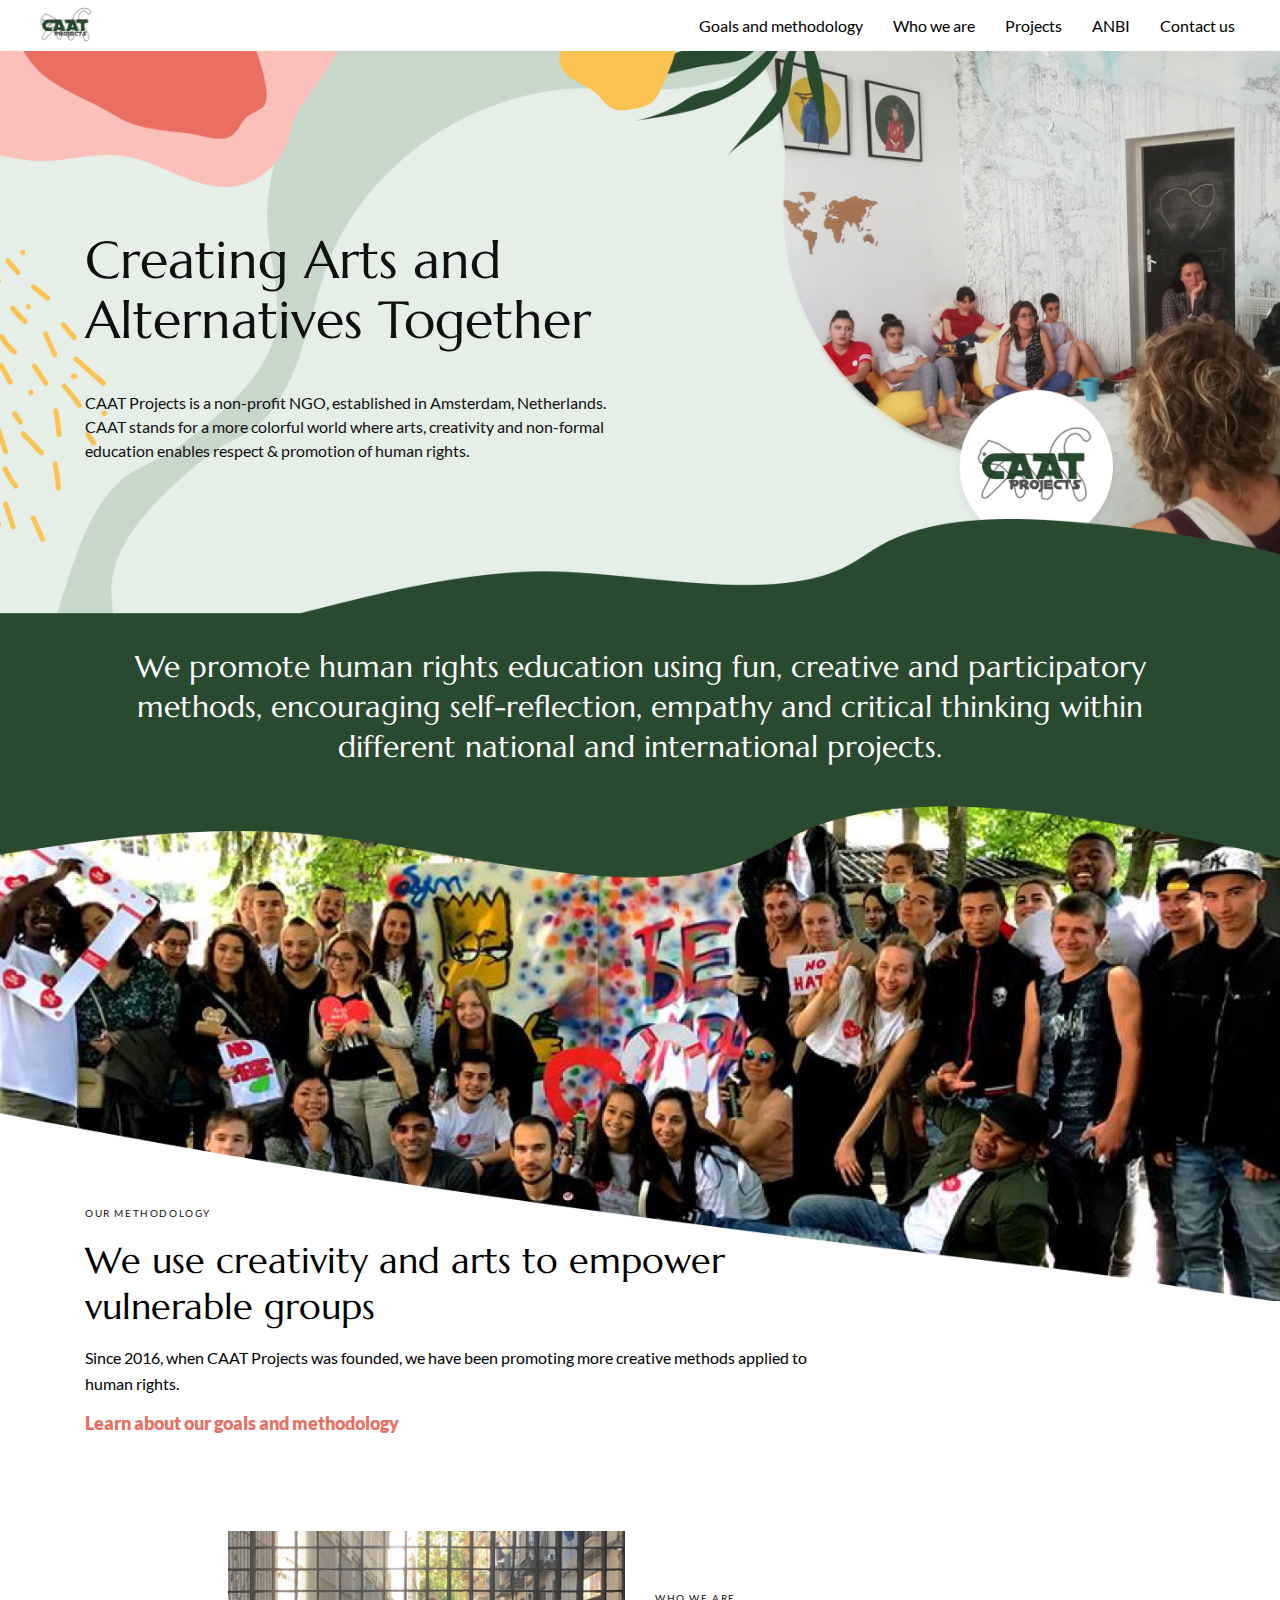
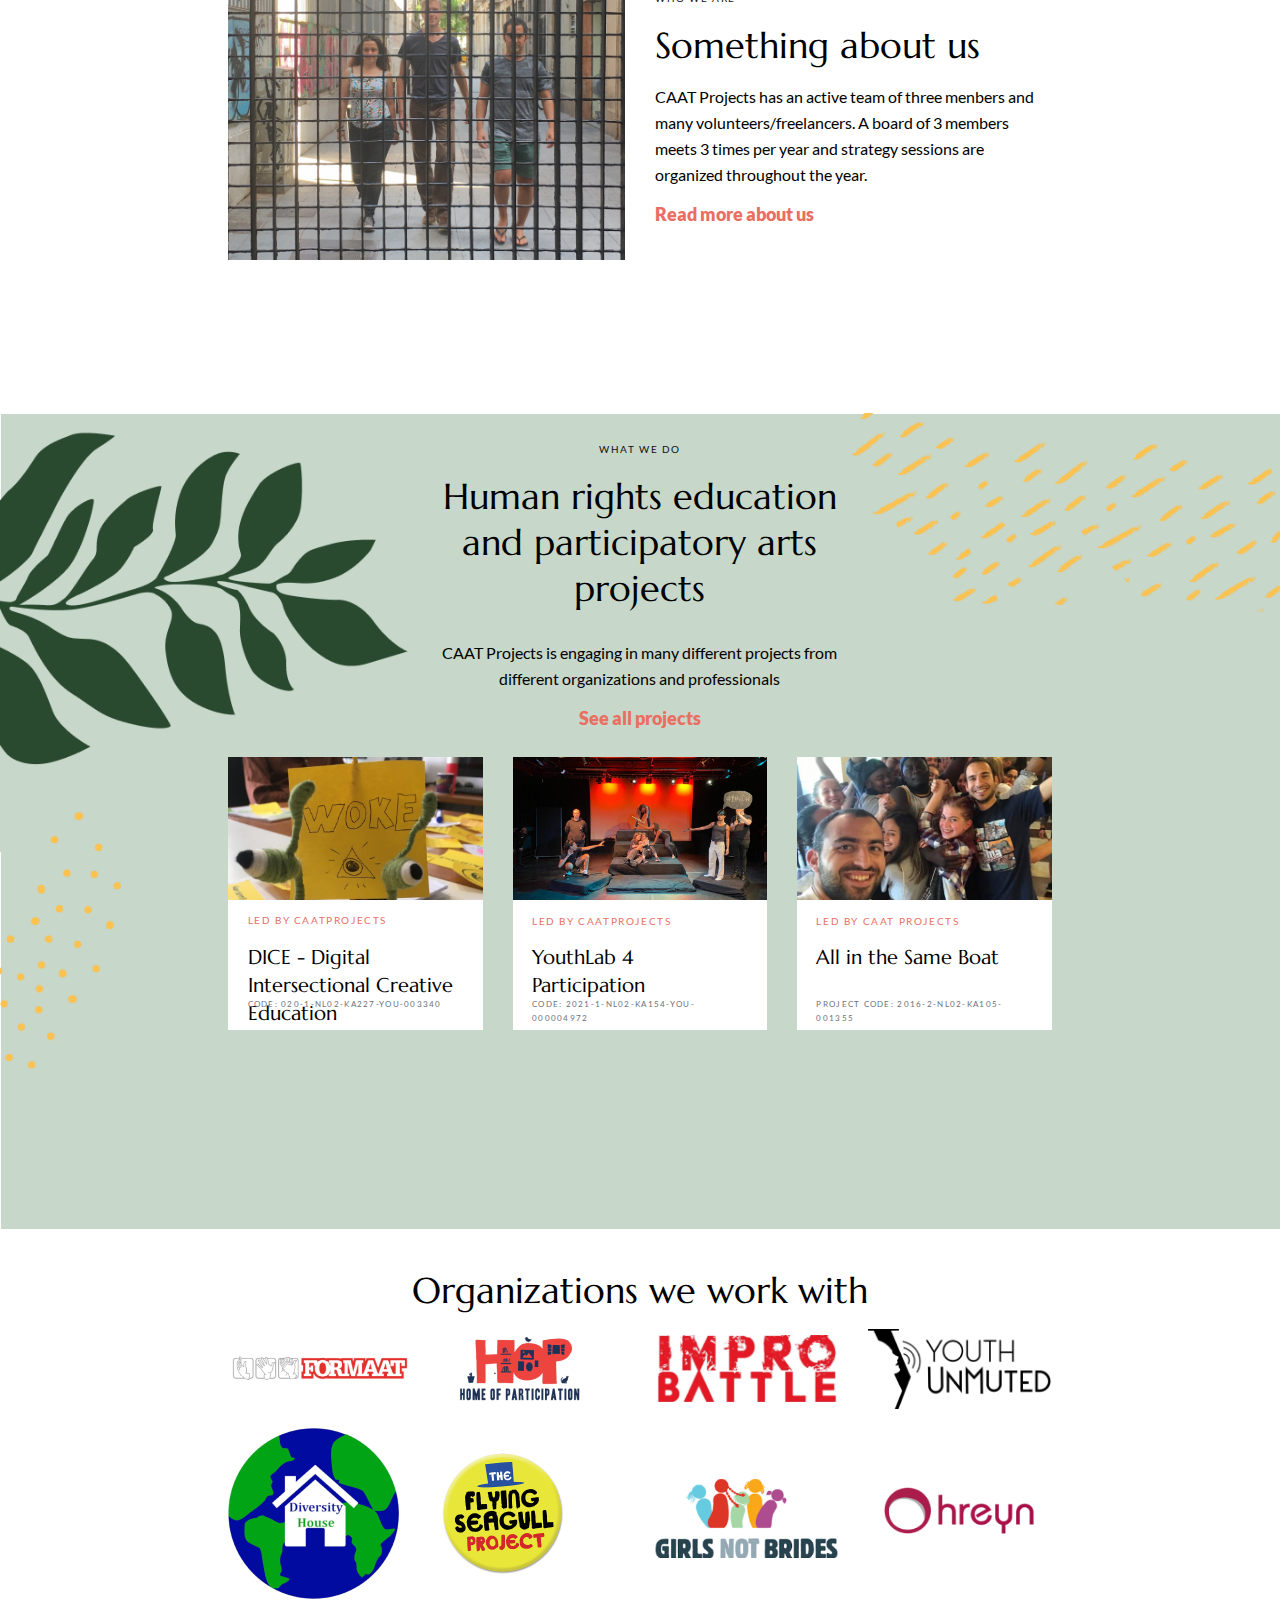
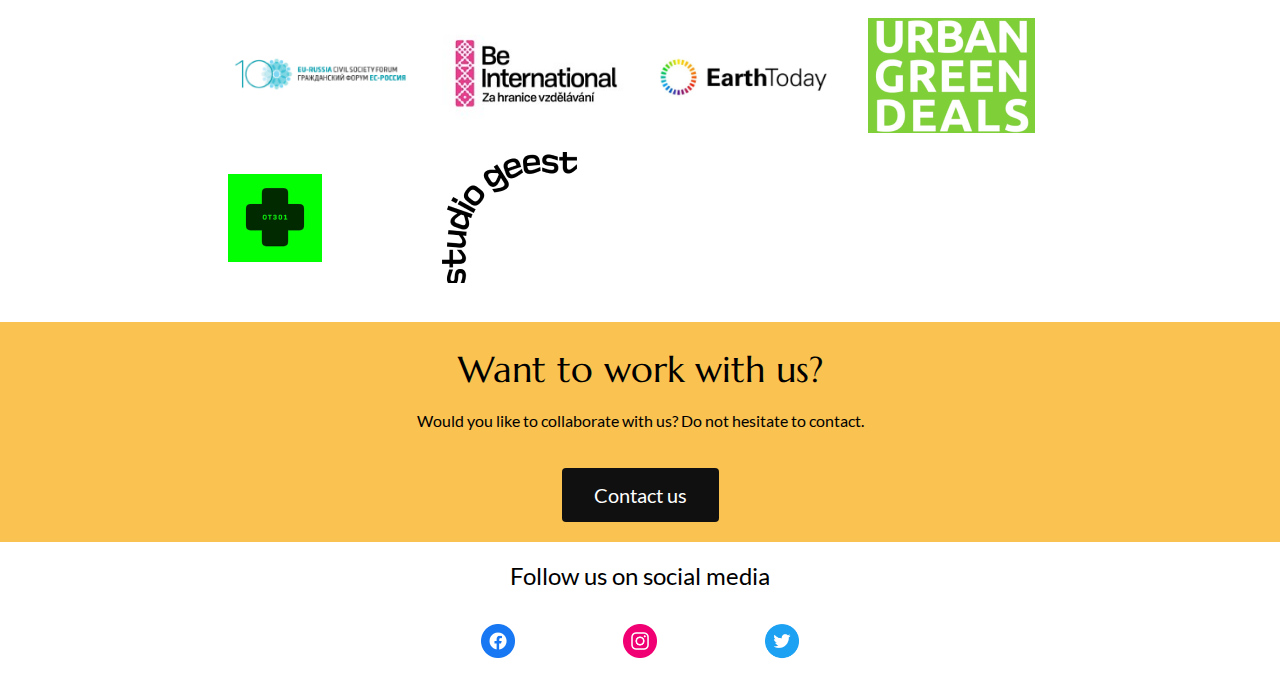
<file: index.html>
<!DOCTYPE html>
<html>
<head>
	<meta charset="UTF-8">
  	<meta name="viewport" content="width=device-width, initial-scale=1.0">
	<link rel="icon" href="assets/images/favicon.ico">
	<title>CAAT Projects</title>

	<link rel="stylesheet" href="assets/styles/style.css">
  	<link rel="stylesheet" href="assets/styles/bootstrap.css">
</head>

<body>
<div class="caat_navbar shadow">
	<div class="row remove_row_margin align-items-center " style="height: 100%">
		<div class="col-sm-2 nav_logo">
			<a  href="index">
    			<img src="assets/images/logo.png" alt="logo" class="img-fluid">
  			</a>
		</div>
		<div class="col-sm-10">
			<div class="navbar justify-content-end">
				<ul class="nav">
					<li class="nav-item">
						<a class="nav-link" href="goals">Goals and methodology</a>
					</li>
					<li class="nav-item">
						<a class="nav-link" href="who-we-are">Who we are</a>
					</li>
					<li class="nav-item">
					    <a class="nav-link" href="projects">Projects</a>
					</li>
					<li class="nav-item">
					    <a class="nav-link" href="ANBI">ANBI</a>
					</li>
					<li class="nav-item">
					    <a class="nav-link" href="contact-us">Contact us </a>
			  		</li>
				</ul>
			</div>
		</div>
	</div>
</div>

<div class="container-fluid remove_padding">
	<div class="home_img1">
		<div class="container home_img1_title">
			<p >
				Creating Arts and <br>Alternatives Together
			</p>
		</div>
		<div class="container home_img1_text">
			<div class="row">
				<div class="col-sm-6">
					<p>
						CAAT Projects is a non-profit NGO, established in Amsterdam, Netherlands. CAAT stands for a more colorful world where arts, creativity and non-formal education enables respect & promotion of human rights.
					</p>
				</div>
			</div>	
		</div>
	</div>
	<div class="home_img2">
		<div class="container home_img2_text">
			<p>We promote human rights education using fun, creative and participatory methods, encouraging self-reflection, empathy and critical thinking within different national and international projects.</p>
		</div>
	</div>
	<div class="home_img3">
		<div class="container home_subtitle home_img3_text">
			<p>
				our methodology
			</p>
		</div>
		<div class=" container home_title">
			<div class="row">
				<div class="col-sm-8">
					<div class="home_title">
						<p>
							We use creativity and arts to empower vulnerable groups
						</p>
					</div>
				</div>
			</div>
		</div>
		<div class="container home_text">
			<div class="row">
				<div class="col-sm-8">
					<p>
						Since 2016, when CAAT Projects was founded, we have been promoting more creative methods applied to human rights.
					</p>
				</div>
			</div>
		</div>
		<div class="container home_link">
			<a href="#"> Learn about our goals and methodology</a>
		</div>
	</div>

	<div class="container-fluid home_margTop">
		<div class="row d-flex flex-wrap align-items-center">
			<div class="col-sm-2"></div>
			<div class="col-sm-4">
				<img class="img_responsive" src="assets/images/home4.png">
			</div>
			<div class="col-sm-4">
				<div class="home_subtitle home_textMarg">
					<p>who we are</p>
				</div>
				<div class="home_title">
					<p>Something about us</p>
				</div>
				<div class="home_text">
					<p>
						CAAT Projects has an active team of three menbers and many volunteers/freelancers. A board of 3 members meets 3 times per year and strategy sessions are organized throughout the year. 
					</p>
				</div>
				<div class="home_link">
					<a href="#"> Read more about us</a>
				</div>
			</div>
			<div class="col-sm-2"></div>
		</div>
	</div>

	<div class="home_img5 home_margTop2">
		<div class="container-fluid">
			<div style="text-align: center;">
				<div class="home_subtitle home_img5Pad">
					<p>what we do</p>
				</div>
				<div class="row">
					<div class="col-sm-4"></div>
					<div class="col-sm-4">
						<div class="home_title">
							<p>Human rights education and participatory arts projects</p>
						</div>						
					</div>
					<div class="col-sm-4"></div>
				</div>
				<div class="row">
					<div class="col-sm-4"></div>
					<div class="col-sm-4">
						<div class="home_text" style="margin-top: 1vw">
							<p>CAAT Projects is engaging in many different projects from different organizations and professionals</p>
						</div>						
					</div>
					<div class="col-sm-4"></div>
				</div>
				<div class="home_link">
					<a href="">See all projects</a>
				</div>
				<div class="row home_img5Pad">
					<div class="col-sm-2"></div>
					<div class="col-sm-8">
						<div class="row">
							<div class="col-sm-4 home_proj">
								<a href="dice.html"><img src="assets/images/dice/header.png"></a>	
								<div class="home_projText">
									<div class="home_projOrg">
										<p>
											led by caatprojects
										</p>
									</div>
									<div class="home_projTitle">
										<a href="dice.html">
											DICE - Digital Intersectional Creative Education
										</a>
									</div>
									<div class="home_projCode">
										<p>
											Code: 020-1-NL02-KA227-YOU-003340
										</p>
									</div>
								</div>
							</div>
							<div class="col-sm-4 home_proj">
								<a href="#"><img src="assets/images/youthLab/header.png"></a>	
								<div class="home_projText">
									<div class="home_projOrg">
										<p>
											led by caatprojects
										</p>
									</div>
									<div class="home_projTitle">
										<a href="#">
											YouthLab 4 Participation
										</a>
									</div>
									<div class="home_projCode">
										<p>
											Code: 2021-1-NL02-KA154-YOU-000004972
										</p>
									</div>
								</div>
							</div>
							<div class="col-sm-4 home_proj">
								<a href="Allin"><img src="assets/images/allin/header.png"></a>	
								<div class="home_projText">
									<div class="home_projOrg">
										<p>
											Led by CAAT Projects
										</p>
									</div>
									<div class="home_projTitle">
										<a href="Allin">
											All in the Same Boat
										</a>
									</div>
									<div class="home_projCode">
										<p>
											Project code: 2016-2-NL02-KA105-001355
										</p>
									</div>
								</div>
							</div>
						</div>
					</div>
					<div class="col-sm-2"></div>
				</div>
			</div>	
		</div>
	</div>

	<div class="container-fluid home_margTop4">
		<div class="home_title" style="text-align: center">
			<p> Organizations we work with</p>
		</div>
		<div class="row d-flex flex-wrap align-items-center home_padBot">
			<div class="col-sm-2"></div>
			<div class="col-sm-2"><img class="img-fluid" src="assets/images/logos/logo1.png"></div>
			<div class="col-sm-2"><img class="img-fluid" src="assets/images/logos/logo2.png"></div>
			<div class="col-sm-2"><img class="img-fluid" src="assets/images/logos/logo3.png"></div>
			<div class="col-sm-2"><img class="img-fluid" src="assets/images/logos/logo4.png"></div>
			<div class="col-sm-2"></div>
		</div>
		<div class="row d-flex flex-wrap align-items-center home_padBot" >
			<div class="col-sm-2"></div>
			<div class="col-sm-2"><img class="img-fluid" src="assets/images/logos/logo5.png"></div>
			<div class="col-sm-2"><img class="img-fluid" src="assets/images/logos/logo6.png"></div>
			<div class="col-sm-2"><img class="img-fluid" src="assets/images/logos/logo7.png"></div>
			<div class="col-sm-2"><img class="img-fluid" src="assets/images/logos/logo8.png"></div>
			<div class="col-sm-2"></div>
		</div>
		<div class="row d-flex flex-wrap align-items-center home_padBot">
			<div class="col-sm-2"></div>
			<div class="col-sm-2"><img class="img-fluid" src="assets/images/logos/logo9.png"></div>
			<div class="col-sm-2"><img class="img-fluid" src="assets/images/logos/logo10.png"></div>
			<div class="col-sm-2"><img class="img-fluid" src="assets/images/logos/logo11.png"></div>
			<div class="col-sm-2"><img class="img-fluid" src="assets/images/logos/logo12.png"></div>
			<div class="col-sm-2"></div>
		</div>
		<div class="row d-flex flex-wrap align-items-center">
			<div class="col-sm-2"></div>
			<div class="col-sm-2"><img class="img-fluid" src="assets/images/logos/logo13.png"></div>
			<div class="col-sm-2"><img class="img-fluid" src="assets/images/logos/logo14.png"></div>
			<div class="col-sm-2"></div>
			<div class="col-sm-2"></div>
			<div class="col-sm-2"></div>
		</div>
	</div>

	<!-- ------------------------------footer-------------------------------------- -->
	<footer>
		<div class="container-fluid home_work home_margTop4" style="text-align: center;">
			<div class="home_title home_padTop">
				<p>
					Want to work with us?
				</p>
			</div>
			<div class="home_text home_padBot">
				<p>
					Would you like to collaborate with us? Do not hesitate to contact.
				</p>
			</div>
			<div class="home_padBot">
				<a href ="contact-us" class="footer_button">
					<button>
						Contact us
					</button>
				</a>
			</div>
		</div>

		<div class="container-fluid footer_ home_margTop5" style="text-align: center;">
			<div class="home_footerText">
				<p>
					Follow us on social media
				</p>
			</div>
			<div class="row home_padBot">
				<div class="col-sm-4"></div>
				<div class="col-sm-4">
					<div class="row home_margTop5">
						<div class="col-sm-4"><a href="https://facebook.com/caatprojects.eu"><img class="img-fluid" src="assets/images/fb.png"></a></div>
						<div class="col-sm-4"><a href="https://instagram.com/caatprojects"><img class="img-fluid" src="assets/images/insta.png"></a></div>
						<div class="col-sm-4"><a href="https://twitter.com/caatprojects"><img class="img-fluid" src="assets/images/twitter.png"></a></div>
					</div>
				</div>
				<div class="col-sm-4"></div>
			</div>
		</div>
	</footer>
</div>

</body>
</html>
</file>
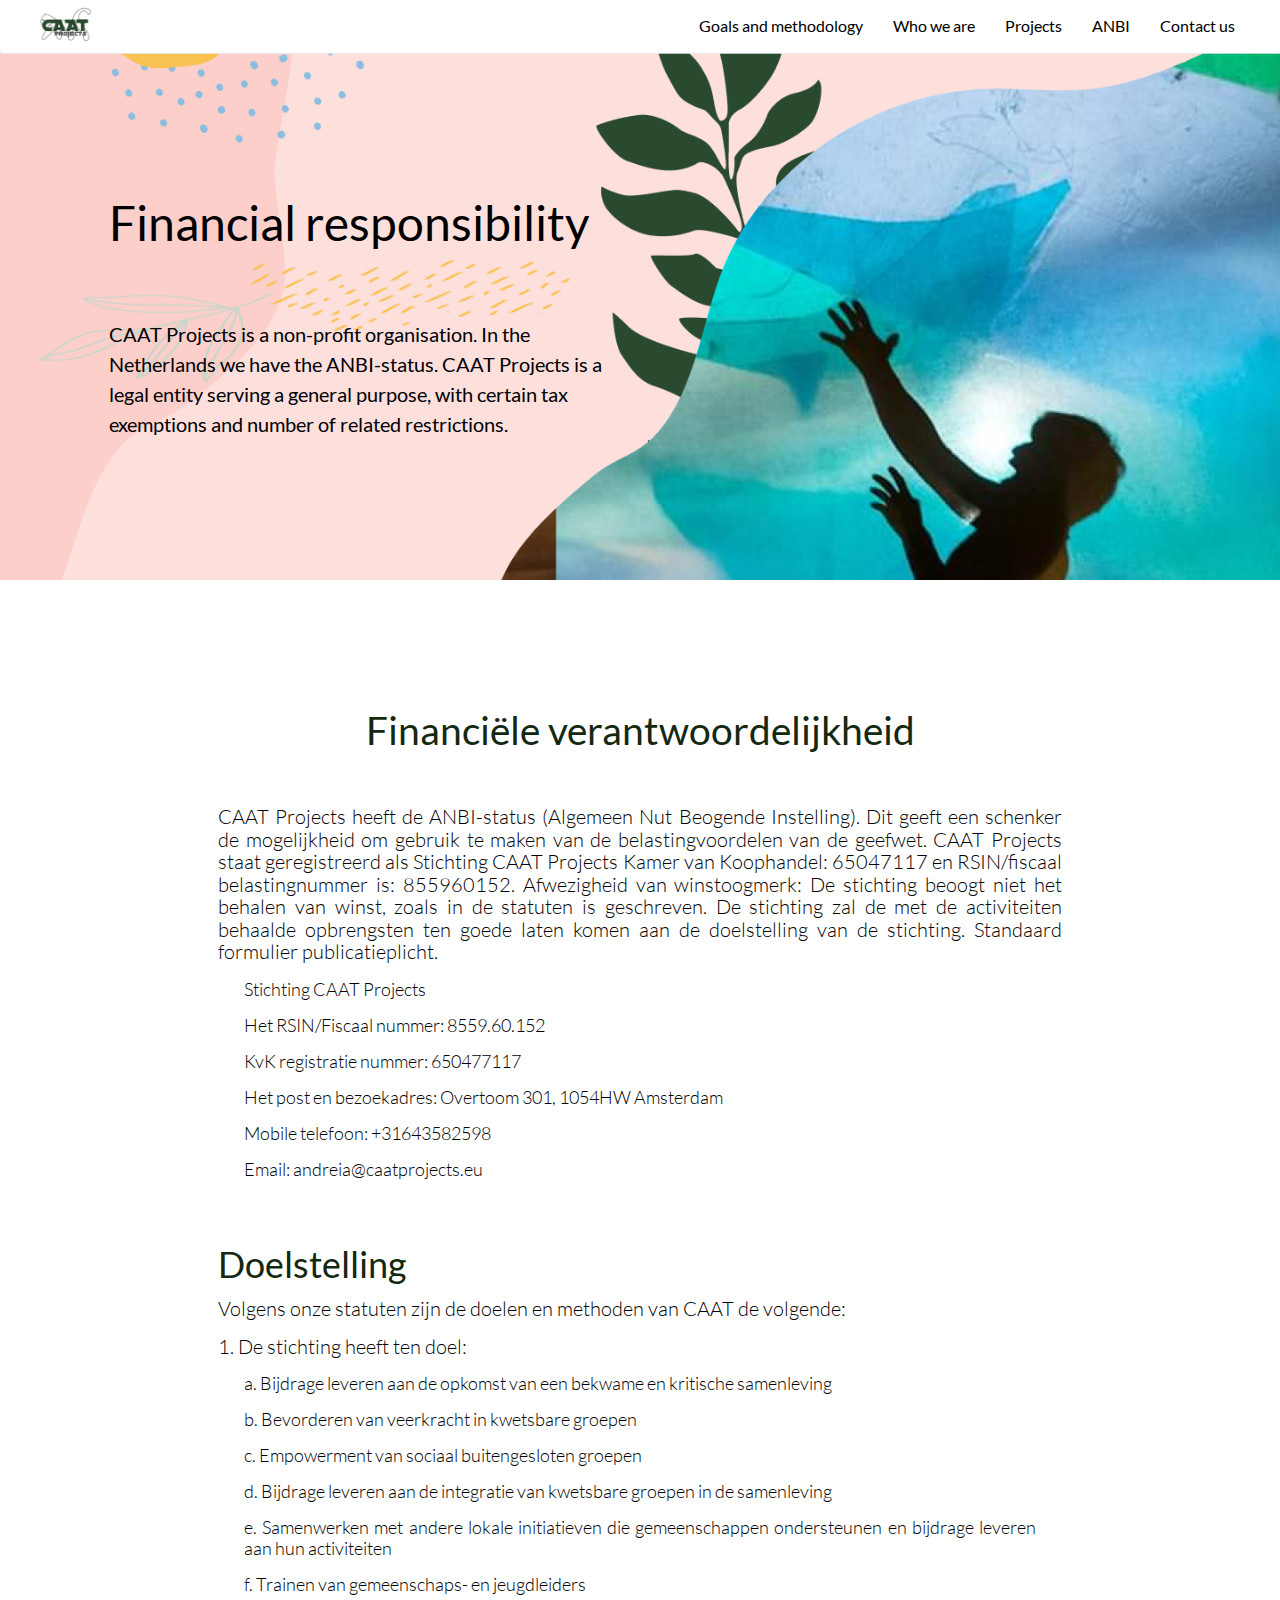
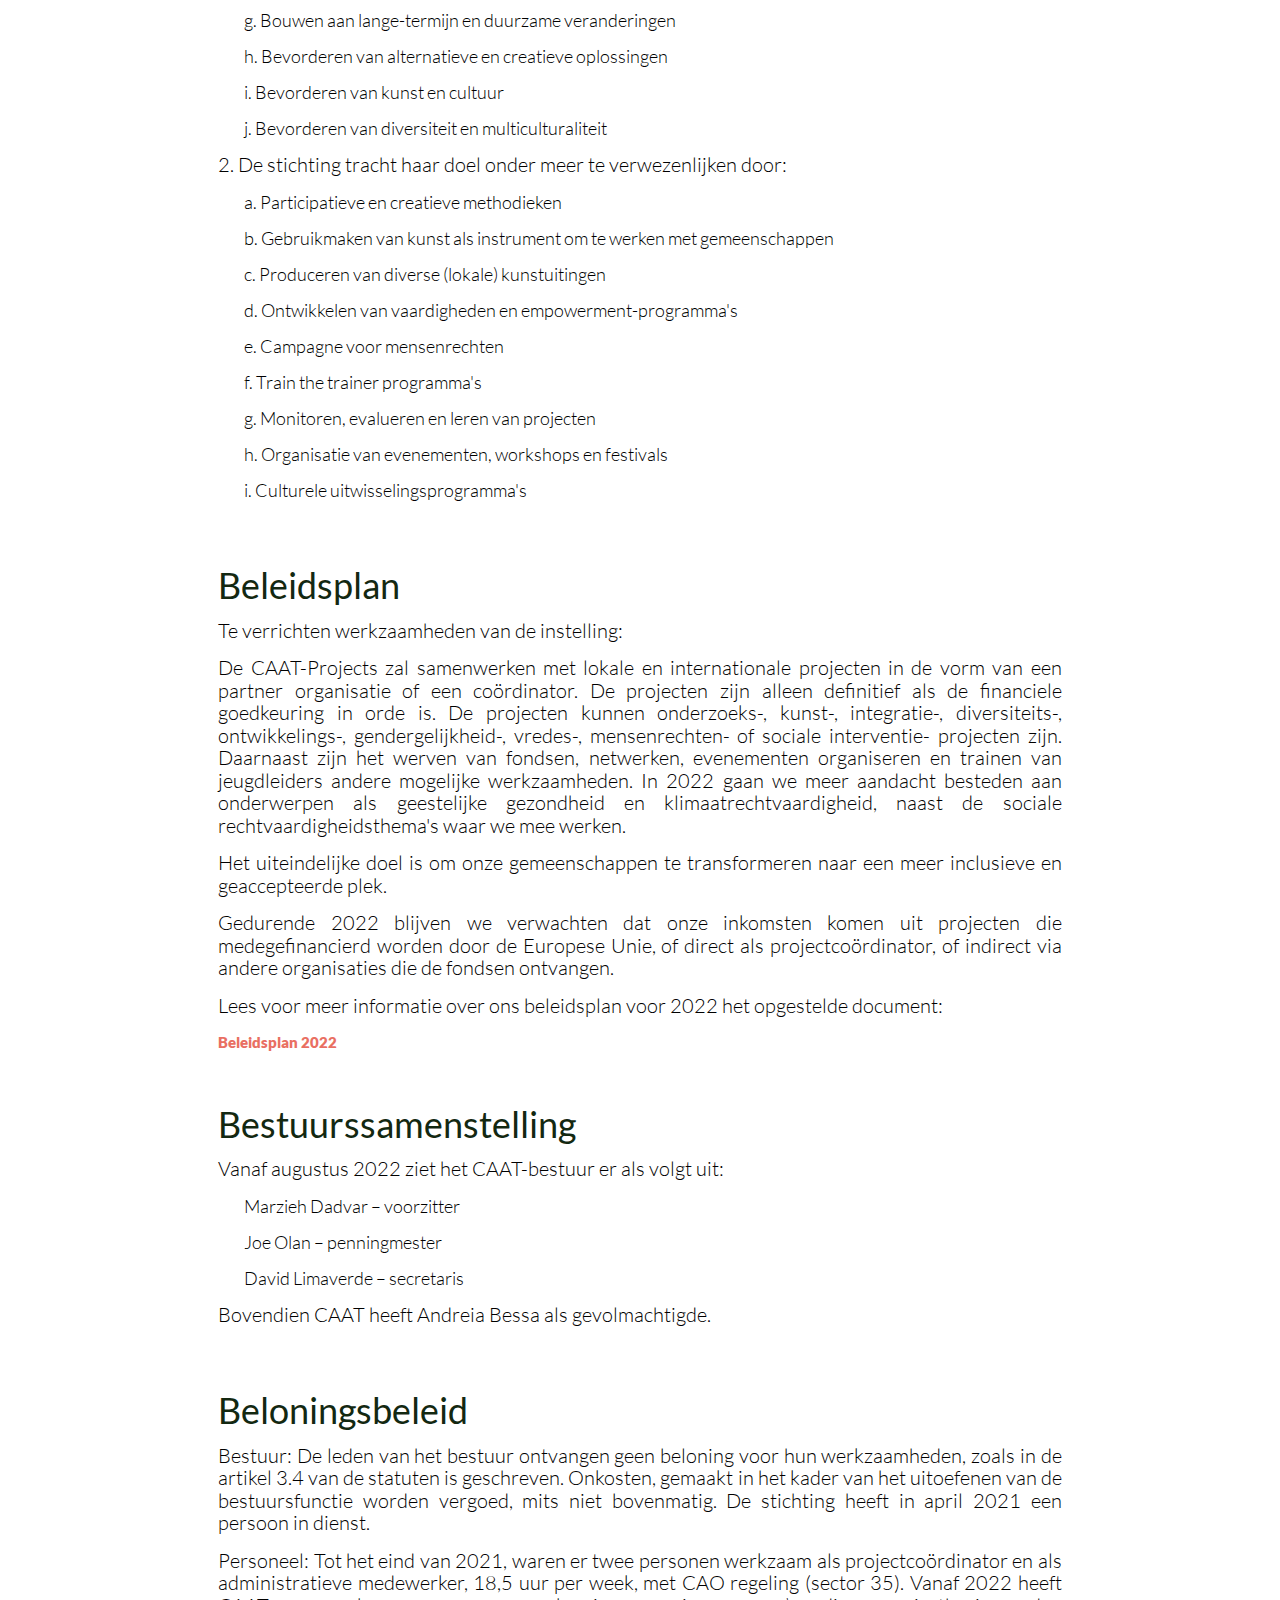
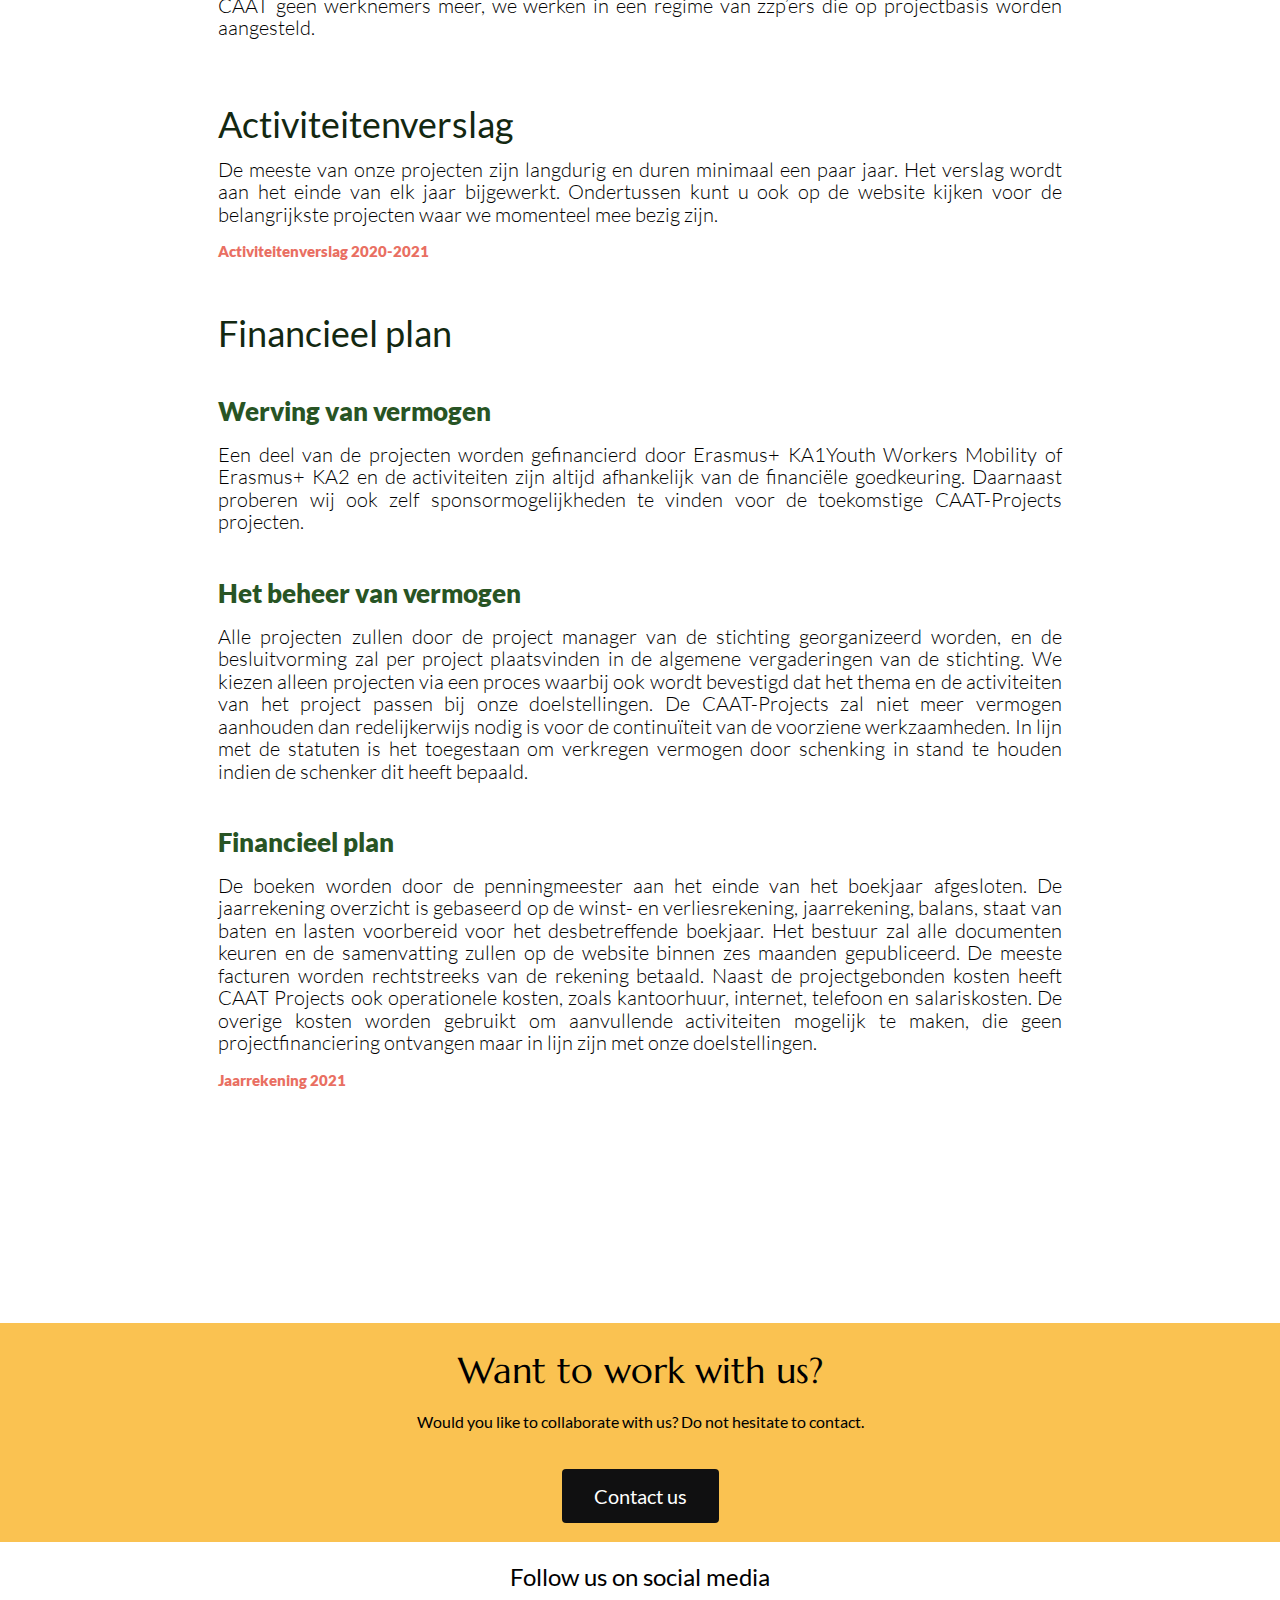
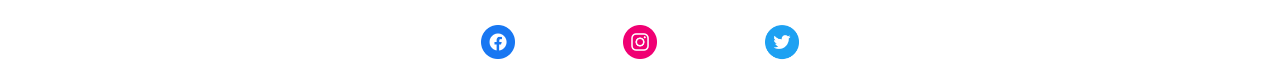
<file: ANBI.html>
<!DOCTYPE html>
<html>
<head>
	<meta charset="UTF-8">
  	<meta name="viewport" content="width=device-width, initial-scale=1.0">
	  <link rel="icon" href="assets/images/favicon.ico">
	<title>CAAT PROJECTS</title>

	<link rel="stylesheet" href="assets/styles/style.css">
  	<link rel="stylesheet" href="assets/styles/bootstrap.css">
</head>
<body>
	<div class="caat_navbar">
		<div class="row remove_row_margin align-items-center " style="height: 100%">
			<div class="col-sm-2 nav_logo">
				<a  href="index">
	    			<img src="assets/images/logo.png" alt="logo" class="img-fluid">
	  			</a>
			</div>
			<div class="col-sm-10">
				<div class="navbar justify-content-end">
					<ul class="nav">
						<li class="nav-item">
							<a class="nav-link" href="goals">Goals and methodology</a>
						</li>
						<li class="nav-item">
							<a class="nav-link" href="who-we-are">Who we are</a>
						</li>
						<li class="nav-item">
						    <a class="nav-link" href="projects">Projects</a>
						</li>
						<li class="nav-item">
						    <a class="nav-link" href="ANBI">ANBI</a>
						</li>
						<li class="nav-item">
						    <a class="nav-link" href="contact-us">Contact us </a>
				  		</li>
					</ul>
				</div>
			</div>
		</div>
	</div>

	<div class="container-fluid remove_padding">
		<div class="anbi_img1">
            <div class="row anbi_paddingTop">
				<div class="col-sm-1"></div>
				<div class="col-sm-6 anbi_topTitle"><p>Financial responsibility</p></div>
            </div>
			<div class="row anbi_paddingTop2">
				<div class="col-sm-1"></div>
				<div class="col-sm-5 anbi_topText"><p>CAAT Projects is a non-profit organisation. 
					In the Netherlands we have the ANBI-status. CAAT Projects is a legal entity serving a general purpose, 
					with certain tax exemptions and number of related restrictions. 
				</p></div>		
			</div>
        </div>
    </div>


	<div class="conatiner-fluid">
		<div class="text-center anbi_title">
			<p>Financiële verantwoordelijkheid</p>
		</div>

		<div class=" row anbi_text">
			<div class="col-sm-2"></div>
			<div class="col-sm-8">
				<p>
					CAAT Projects heeft de ANBI-status (Algemeen Nut Beogende Instelling).
					Dit geeft een schenker de mogelijkheid om gebruik te maken van de
					belastingvoordelen van de geefwet. CAAT Projects staat geregistreerd als
					Stichting CAAT Projects Kamer van Koophandel: 65047117 en RSIN/fiscaal
					belastingnummer is: 855960152. Afwezigheid van winstoogmerk: De
					stichting beoogt niet het behalen van winst, zoals in de statuten is
					geschreven. De stichting zal de met de activiteiten behaalde opbrengsten ten
					goede laten komen aan de doelstelling van de stichting. Standaard formulier
					publicatieplicht.
				</p>
			</div>
			<div class="col-sm-2"></div>
		</div>
		<div class="row anbi_text2">
			<div class="col-sm-2"></div>
			<div class="col-sm-8">
				<p>
					Stichting CAAT Projects
				</p>
				<p>
					Het RSIN/Fiscaal nummer: 8559.60.152
				</p>
				<p>
					KvK registratie nummer: 650477117
				</p>
				<p>
					Het post en bezoekadres: Overtoom 301, 1054HW Amsterdam
				</p>
				<p>
					Mobile telefoon: +31643582598
				</p>
				<p>
					Email: andreia@caatprojects.eu
				</p>
			</div>
			<div class="col-sm-2"></div>
		</div>

		<div class=" row anbi_subTitle">
			<div class="col-sm-2"></div>
			<div class="col-sm-6">
				<p>
					Doelstelling
				</p>
			</div>
			<div class="col-sm-3"></div>
		</div>
		<div class=" row anbi_text">
			<div class="col-sm-2"></div>
			<div class="col-sm-8">
				<p>
					Volgens onze statuten zijn de doelen en methoden van CAAT de volgende:
				</p>
				<p>
					1. De stichting heeft ten doel:
				</p>
			</div>
			<div class="col-sm-2"></div>
		</div>
		<div class=" row anbi_text2">
			<div class="col-sm-2"></div>
			<div class="col-sm-8">
				<p>
					a. Bijdrage leveren aan de opkomst van een bekwame en kritische
					samenleving
				</p>
				<p>
					b. Bevorderen van veerkracht in kwetsbare groepen
				</p>
				<p>
					c. Empowerment van sociaal buitengesloten groepen
				</p>
				<p>
					d. Bijdrage leveren aan de integratie van kwetsbare groepen in de
					samenleving
				</p>
				<p>
					e. Samenwerken met andere lokale initiatieven die gemeenschappen
					ondersteunen en bijdrage leveren aan hun activiteiten
				</p>
				<p>
					f. Trainen van gemeenschaps- en jeugdleiders
				</p>
				<p>
					g. Bouwen aan lange-termijn en duurzame veranderingen
				</p>
				<p>
					h. Bevorderen van alternatieve en creatieve oplossingen
				</p>
				<p>
					i. Bevorderen van kunst en cultuur
				</p>
				<p>
					j. Bevorderen van diversiteit en multiculturaliteit
				</p>
			</div>
			<div class="col-sm-2"></div>
		</div>
		<div class=" row anbi_text">
			<div class="col-sm-2"></div>
			<div class="col-sm-8">
				<p>
					2. De stichting tracht haar doel onder meer te verwezenlijken door:
				</p>
			</div>
			<div class="col-sm-2"></div>
		</div>
		<div class=" row anbi_text2">
			<div class="col-sm-2"></div>
			<div class="col-sm-8">
				<p>
					a. Participatieve en creatieve methodieken
				</p>
				<p>
					b. Gebruikmaken van kunst als instrument om te werken met
					gemeenschappen		
				</p>
				<p>
					c. Produceren van diverse (lokale) kunstuitingen
				</p>
				<p>
					d. Ontwikkelen van vaardigheden en empowerment-programma&#39;s
				</p>
				<p>
					e. Campagne voor mensenrechten
				</p>
				<p>
					f. Train the trainer programma&#39;s
				</p>
				<p>
					g. Monitoren, evalueren en leren van projecten
				</p>
				<p>
					h. Organisatie van evenementen, workshops en festivals
				</p>
				<p>
					i. Culturele uitwisselingsprogramma&#39;s
				</p>
			</div>
			<div class="col-sm-2"></div>
		</div>


		<div class=" row anbi_subTitle">
			<div class="col-sm-2"></div>
			<div class="col-sm-6">
				<p>
					Beleidsplan
				</p>
			</div>
			<div class="col-sm-3"></div>
		</div>

		<div class=" row anbi_text">
			<div class="col-sm-2"></div>
			<div class="col-sm-8">
				<p>
					Te verrichten werkzaamheden van de instelling:
				</p>
				<p>
					De CAAT-Projects zal samenwerken met lokale en internationale projecten
					in de vorm van een partner organisatie of een coördinator. De projecten zijn
					alleen definitief als de financiele goedkeuring in orde is. De projecten kunnen
					onderzoeks-, kunst-, integratie-, diversiteits-, ontwikkelings-,
					gendergelijkheid-, vredes-, mensenrechten- of sociale interventie- projecten
					zijn. Daarnaast zijn het werven van fondsen, netwerken, evenementen

					organiseren en trainen van jeugdleiders andere mogelijke werkzaamheden.
					In 2022 gaan we meer aandacht besteden aan onderwerpen als geestelijke
					gezondheid en klimaatrechtvaardigheid, naast de sociale
					rechtvaardigheidsthema&#39;s waar we mee werken.
				</p>
				<p>
					Het uiteindelijke doel is om onze gemeenschappen te transformeren naar
					een meer inclusieve en geaccepteerde plek.
				</p>
				<p>
					Gedurende 2022 blijven we verwachten dat onze inkomsten komen uit
					projecten die medegefinancierd worden door de Europese Unie, of direct als
					projectcoördinator, of indirect via andere organisaties die de fondsen
					ontvangen.
				</p>
				<p>
					Lees voor meer informatie over ons beleidsplan voor 2022 het opgestelde
					document:
				</p>
				<div class="anbi_link">
					<a href="assets/anbi/Beleidspan22" target="_blank">
						Beleidsplan 2022
					</a>
				</div>			
			</div>
			<div class="col-sm-2"></div>
		</div>

		<div class=" row anbi_subTitle">
			<div class="col-sm-2"></div>
			<div class="col-sm-6">
				<p>
					Bestuurssamenstelling
				</p>
			</div>
			<div class="col-sm-3"></div>
		</div>
		<div class=" row anbi_text">
			<div class="col-sm-2"></div>
			<div class="col-sm-8">
				<p>
					Vanaf augustus 2022 ziet het CAAT-bestuur er als volgt uit:
				</p>
			</div>
			<div class="col-sm-2"></div>
		</div>
		<div class=" row anbi_text2">
			<div class="col-sm-2"></div>
			<div class="col-sm-8">
				<p>
					Marzieh Dadvar – voorzitter
				</p>
				<p>
					Joe Olan – penningmester
				</p>
				<p>
					David Limaverde – secretaris
				</p>
			</div>
			<div class="col-sm-2"></div>
		</div>
		<div class=" row anbi_text">
			<div class="col-sm-2"></div>
			<div class="col-sm-8">
				<p>
					Bovendien CAAT heeft Andreia Bessa als gevolmachtigde.
				</p>

			</div>
			<div class="col-sm-2"></div>
		</div>

		<div class=" row anbi_subTitle">
			<div class="col-sm-2"></div>
			<div class="col-sm-6">
				<p>
					Beloningsbeleid
				</p>
			</div>
			<div class="col-sm-3"></div>
		</div>
		<div class=" row anbi_text">
			<div class="col-sm-2"></div>
			<div class="col-sm-8">
				<p>
					Bestuur: De leden van het bestuur ontvangen geen beloning voor hun
					werkzaamheden, zoals in de artikel 3.4 van de statuten is geschreven.
					Onkosten, gemaakt in het kader van het uitoefenen van de bestuursfunctie
					worden vergoed, mits niet bovenmatig. De stichting heeft in april 2021 een
					persoon in dienst.
				</p>
				<p>
					Personeel: Tot het eind van 2021, waren er twee personen werkzaam als
					projectcoördinator en als administratieve medewerker, 18,5 uur per week,
					met CAO regeling (sector 35). Vanaf 2022 heeft CAAT geen werknemers
					meer, we werken in een regime van zzp’ers die op projectbasis worden
					aangesteld.
				</p>
			</div>
			<div class="col-sm-2"></div>
		</div>
		
		<div class=" row anbi_subTitle">
			<div class="col-sm-2"></div>
			<div class="col-sm-6">
				<p>
					Activiteitenverslag
				</p>
			</div>
			<div class="col-sm-3"></div>
		</div>
		<div class=" row anbi_text">
			<div class="col-sm-2"></div>
			<div class="col-sm-8">
				<p>
					De meeste van onze projecten zijn langdurig en duren minimaal een paar
					jaar. Het verslag wordt aan het einde van elk jaar bijgewerkt. Ondertussen
					kunt u ook op de website kijken voor de belangrijkste projecten waar we
					momenteel mee bezig zijn.
				</p>
				<div class="anbi_link">
					<a href="assets/anbi/Activiteitenverslag2020-2021" target="_blank">
						Activiteitenverslag 2020-2021
					</a>
				</div>
			</div>
			<div class="col-sm-2"></div>
		</div>

		<div class=" row anbi_subTitle">
			<div class="col-sm-2"></div>
			<div class="col-sm-6">
				<p>
					Financieel plan
				</p>
			</div>
			<div class="col-sm-3"></div>
		</div>

		<div class=" row anbi_subTitle2">
			<div class="col-sm-2"></div>
			<div class="col-sm-8">
				<p>
					Werving van vermogen
				</p>
			</div>
			<div class="col-sm-2"></div>
		</div>
		<div class=" row anbi_text">
			<div class="col-sm-2"></div>
			<div class="col-sm-8">
				<p>
					Een deel van de projecten worden gefinancierd door Erasmus+ KA1Youth
					Workers Mobility of Erasmus+ KA2 en de activiteiten zijn altijd afhankelijk
					van de financiële goedkeuring. Daarnaast proberen wij ook zelf
					sponsormogelijkheden te vinden voor de toekomstige CAAT-Projects
					projecten.
				</p>
			</div>
			<div class="col-sm-2"></div>
		</div>

		<div class=" row anbi_subTitle2">
			<div class="col-sm-2"></div>
			<div class="col-sm-8">
				<p>
					Het beheer van vermogen
				</p>
			</div>
			<div class="col-sm-2"></div>
		</div>
		<div class=" row anbi_text">
			<div class="col-sm-2"></div>
			<div class="col-sm-8">
				<p>
					Alle projecten zullen door de project manager van de stichting georganizeerd
					worden, en de besluitvorming zal per project plaatsvinden in de algemene
					vergaderingen van de stichting. We kiezen alleen projecten via een proces
					waarbij ook wordt bevestigd dat het thema en de activiteiten van het project
					passen bij onze doelstellingen. De CAAT-Projects zal niet meer vermogen
					aanhouden dan redelijkerwijs nodig is voor de continuïteit van de voorziene
					werkzaamheden. In lijn met de statuten is het toegestaan om verkregen
					vermogen door schenking in stand te houden indien de schenker dit heeft
					bepaald.

				</p>
			</div>
			<div class="col-sm-2"></div>
		</div>

		<div class=" row anbi_subTitle2">
			<div class="col-sm-2"></div>
			<div class="col-sm-8">
				<p>
					Financieel plan
				</p>
			</div>
			<div class="col-sm-2"></div>
		</div>
		<div class=" row anbi_text anbi_paddingBot">
			<div class="col-sm-2"></div>
			<div class="col-sm-8">
				<p>
					De boeken worden door de penningmeester aan het einde van het boekjaar
					afgesloten. De jaarrekening overzicht is gebaseerd op de winst- en
					verliesrekening, jaarrekening, balans, staat van baten en lasten voorbereid
					voor het desbetreffende boekjaar. Het bestuur zal alle documenten keuren
					en de samenvatting zullen op de website binnen zes maanden gepubliceerd.
					De meeste facturen worden rechtstreeks van de rekening betaald. Naast de
					projectgebonden kosten heeft CAAT Projects ook operationele kosten, zoals
					kantoorhuur, internet, telefoon en salariskosten. De overige kosten worden
					gebruikt om aanvullende activiteiten mogelijk te maken, die geen
					projectfinanciering ontvangen maar in lijn zijn met onze doelstellingen.
				</p>
				<div class="anbi_link">
					<a  href="assets/anbi/Jaarrekening2021" target="_blank">
						Jaarrekening 2021
					</a>
				</div>
				
			</div>
			<div class="col-sm-2"></div>
		</div>
	</div>

	<!-- ------------------------------footer---------------------------------------->
	<footer>
		<div class="container-fluid home_work home_margTop4" style="text-align: center;">
			<div class="home_title home_padTop">
				<p>
					Want to work with us?
				</p>
			</div>
			<div class="home_text home_padBot">
				<p>
					Would you like to collaborate with us? Do not hesitate to contact.
				</p>
			</div>
			<div class="footer_button home_padBot">
				<button>
					Contact us
				</button>
			</div>
		</div>

		<div class="container-fluid footer_ home_margTop5" style="text-align: center;">
			<div class="home_footerText">
				<p>
					Follow us on social media
				</p>
			</div>
			<div class="row home_padBot">
				<div class="col-sm-4"></div>
				<div class="col-sm-4">
					<div class="row home_margTop5">
						<div class="col-sm-4"><a href="https://facebook.com/caatprojects.eu"><img class="img-fluid" src="assets/images/fb.png"></a></div>
						<div class="col-sm-4"><a href="https://instagram.com/caatprojects"><img class="img-fluid" src="assets/images/insta.png"></a></div>
						<div class="col-sm-4"><a href="https://twitter.com/caatprojects"><img class="img-fluid" src="assets/images/twitter.png"></a></div>
					</div>
				</div>
				<div class="col-sm-4"></div>
			</div>
		</div>
	</footer>
</body>
</html>
</file>
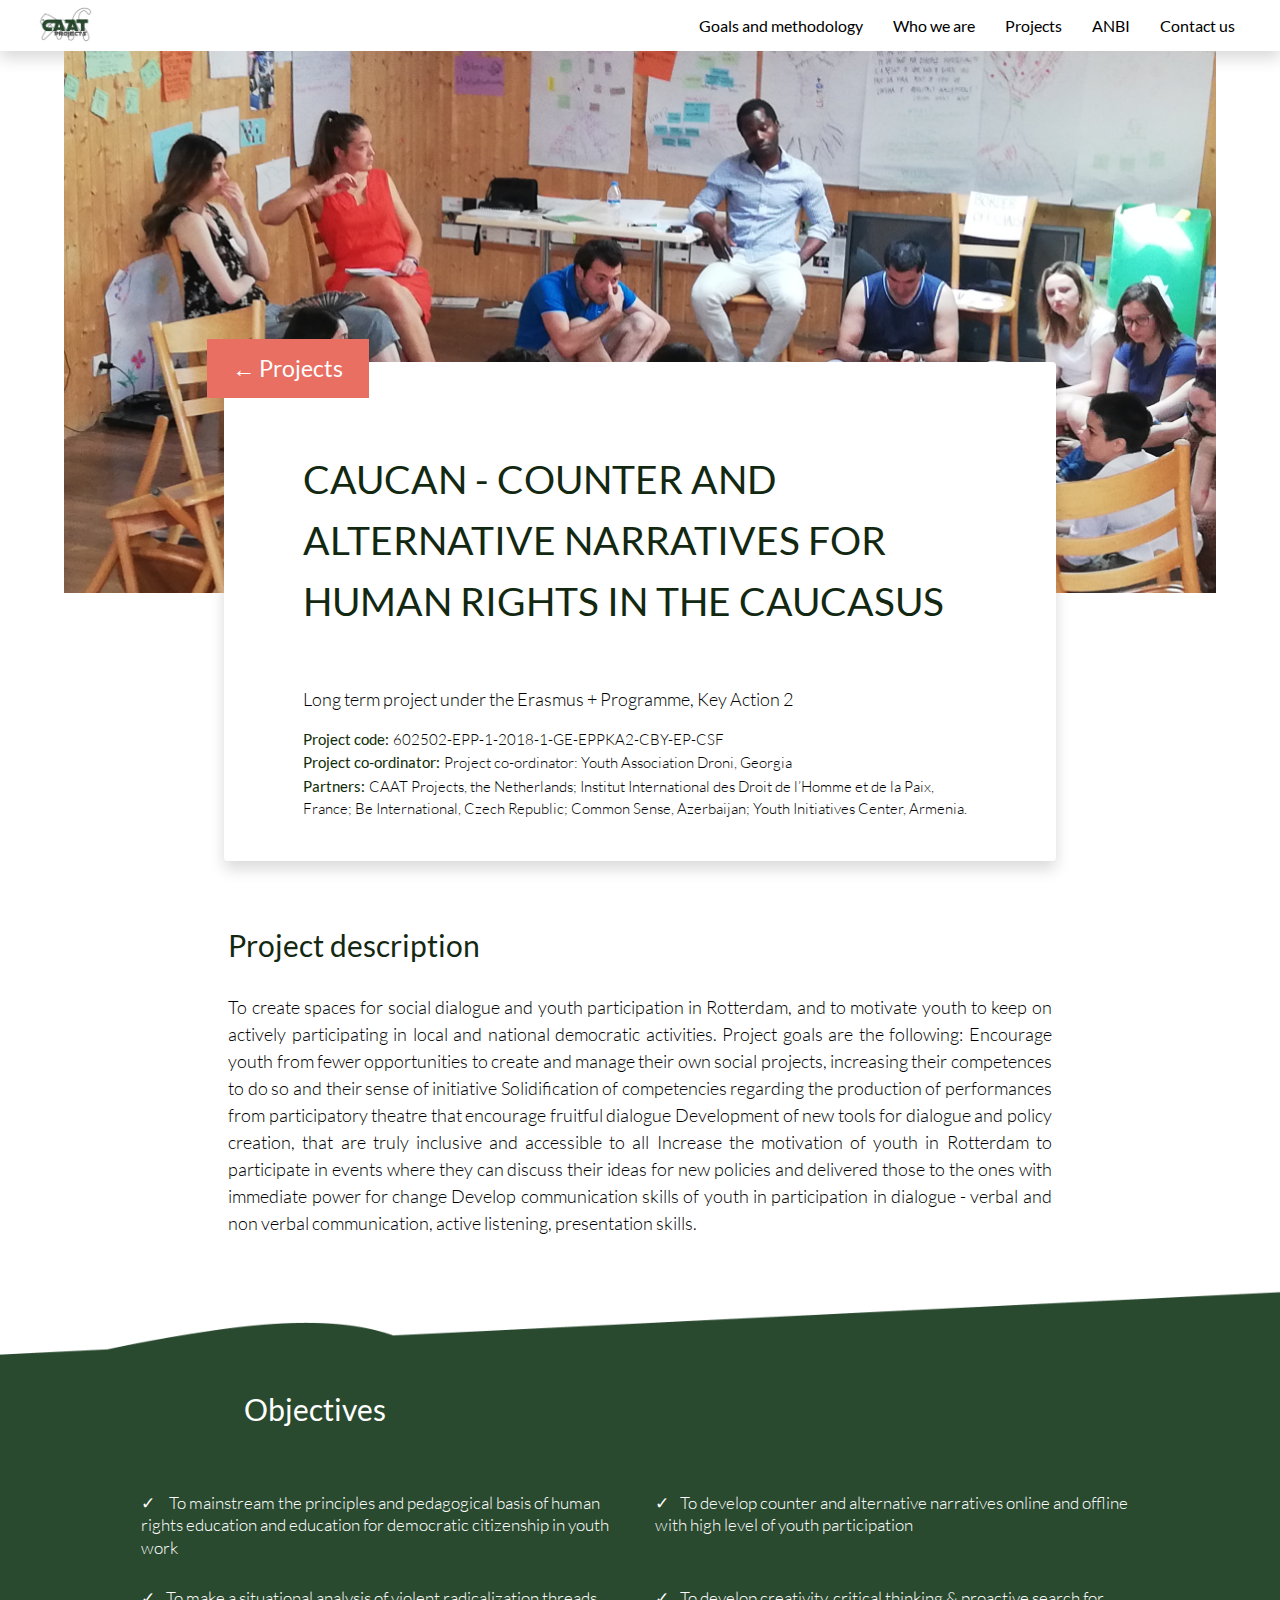
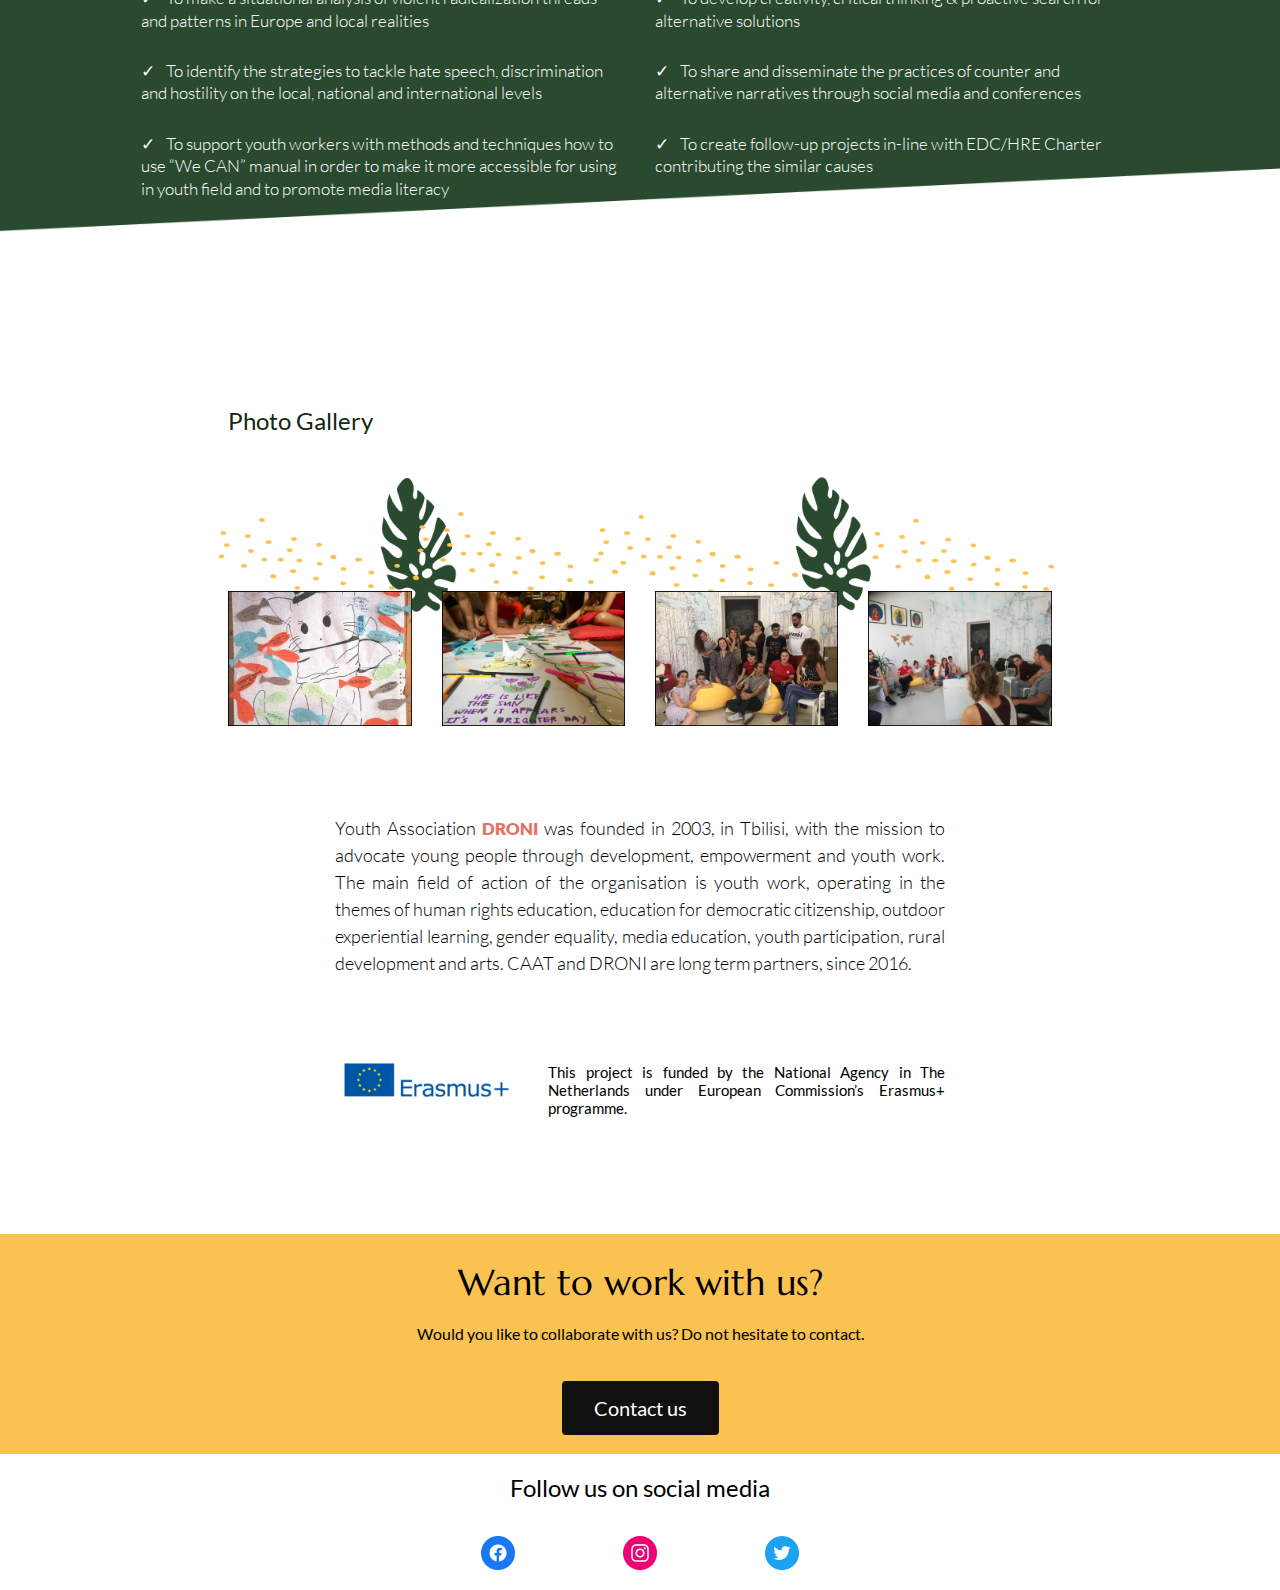
<file: Caucan.html>
<!DOCTYPE html>
<html>
<head>
	<meta charset="UTF-8">
  	<meta name="viewport" content="width=device-width, initial-scale=1.0">
	  <link rel="icon" href="assets/images/favicon.ico">
	<title>CAAT - Caucan</title>

	<link rel="stylesheet" href="assets/styles/style.css">
  	<link rel="stylesheet" href="assets/styles/bootstrap.css">
</head>
<body>
	<div class="caat_navbar shadow">
		<div class="row remove_row_margin align-items-center " style="height: 100%">
			<div class="col-sm-2 nav_logo">
				<a  href="index">
	    			<img src="assets/images/logo.png" alt="logo" class="img-fluid">
	  			</a>
			</div>
			<div class="col-sm-10">
				<div class="navbar justify-content-end">
					<ul class="nav">
						<li class="nav-item">
							<a class="nav-link" href="goals">Goals and methodology</a>
						</li>
						<li class="nav-item">
							<a class="nav-link" href="who-we-are">Who we are</a>
						</li>
						<li class="nav-item">
						    <a class="nav-link" href="projects">Projects</a>
						</li>
						<li class="nav-item">
						    <a class="nav-link" href="ANBI">ANBI</a>
						</li>
						<li class="nav-item">
						    <a class="nav-link" href="contact-us">Contact us </a>
				  		</li>
					</ul>
				</div>
			</div>
		</div>
	</div>
    <!------------------------------------------------------------------------------>

    <div class="container-fluid remove_padding">
        <div class="projectsCaucan_img1">    
    </div>

    <div class="projectstmp_paddingSides">
        <div class="projectstmp_card shadow p-3 bg-white rounded">
            <div class="prjectstmp_button">
                <button>
                    <a style="text-decoration: none;color: inherit" href="projects">&#8592; Projects</a>
                </button>
            </div>
            <div class="projectstmp_margin">
                <div class="projectsCaucan_title">
                    <p>
                        CAUCAN - COUNTER AND ALTERNATIVE NARRATIVES FOR HUMAN RIGHTS IN THE CAUCASUS 
                    </p>
                </div>
                <div class="projectstmp_desc">
                    <p>
                        Long term project under the Erasmus + Programme, Key Action 2
                    </p>
                </div>
                <div>
                    <p class="projectstmp_infoTitle">Project code:</p> 
                    <p class="projectstmp_info">
                        602502-EPP-1-2018-1-GE-EPPKA2-CBY-EP-CSF
                    </p>
                    <br>
                    <p class="projectstmp_infoTitle">Project co-ordinator:</p>
                    <p class="projectstmp_info">
                        Project co-ordinator: Youth Association Droni, Georgia
                    </p>
                    <br>
                    <p class="projectstmp_infoTitle">Partners:</p>   
                    <p class="projectstmp_info"> 
                        CAAT Projects, the Netherlands; Institut International des Droit de l’Homme et de
                        la Paix, France; Be International, Czech Republic; Common Sense, Azerbaijan; Youth
                        Initiatives Center, Armenia.
                    </p>
                </div>
            </div>
        </div>
    </div>

    <div class="container-fluid">
        <div class="row projectstmp_descTitle">
            <div class="col-sm-2"></div>
            <div class="col-sm-8 ">
                <p>Project description</p>
            </div>
        </div>
        <div class="row projectstmp_desc">
            <div class="col-sm-2"></div>
            <div class="col-sm-8">
                <p>
                    To create spaces for social dialogue and youth participation in Rotterdam, 
                    and to motivate youth to keep on actively participating in local and national 
                    democratic activities. Project goals are the following: Encourage youth from fewer opportunities to 
                    create and manage their own social projects, increasing their competences to do so and their sense of 
                    initiative Solidification of competencies regarding the production of performances from participatory 
                    theatre that encourage fruitful dialogue Development of new tools for dialogue and policy creation, 
                    that are truly inclusive and accessible to all Increase the motivation of youth in Rotterdam to participate 
                    in events where they can discuss their ideas for new policies and delivered those to the ones with immediate 
                    power for change Develop communication skills of youth in participation in dialogue - verbal and non verbal 
                    communication, active listening, presentation skills. 
                </p>
            </div>
        </div>
    </div>

    <div class="container-fluid remove_padding projectstmp_img2">
		<div class="projectstmp_marginTop">
            <div class="projectstmp_padding projectstmp_objTitle">
                <div class="row">
                    <div class="col-sm-2"></div>
                    <div class="col-sm-4">
                        <p>Objectives</p>
                    </div>
                </div>
            </div>
            <div class="projectstmp_padding2 projectstmp_obj">
                <div class="row projectstmp_padding3">
                    <div class="col-sm-1"></div>
                    <div class="col-sm-5">
                        <p>	&#x2713; &ensp; 
                            To mainstream the principles and pedagogical basis 
                            of human rights education and education for democratic 
                            citizenship in youth work
                        </p>
                    </div>
                    <div class="col-sm-5">
                        <p>	&#x2713;&ensp; 
                            To develop counter and alternative narratives online
                             and offline with high level of youth participation

                        </p>
                    </div>
                    <div class="col-sm-1"></div>
                </div>
                <div class="row projectstmp_padding3">
                    <div class="col-sm-1"></div>
                    <div class="col-sm-5">
                        <p>	&#x2713;&ensp; 
                            To make a situational analysis of violent 
                            radicalization threads and patterns in Europe 
                            and local realities
                        </p>
                    </div>
                    <div class="col-sm-5">
                        <p>	&#x2713;&ensp; 
                            To develop creativity, critical thinking & 
                            proactive search for alternative solutions
                        </p>
                    </div>
                    <div class="col-sm-1"></div>
                </div>
                <div class="row projectstmp_padding3">
                    <div class="col-sm-1"></div>
                    <div class="col-sm-5">
                        <p>	&#x2713;&ensp; 
                            To identify the strategies to tackle hate speech, 
                            discrimination and hostility on the local, 
                            national and international levels
                        </p>
                    </div>
                    <div class="col-sm-5">
                        <p>	&#x2713;&ensp; 
                            To share and disseminate the practices of counter 
                            and alternative narratives through social media and conferences
                        </p>
                    </div>
                    <div class="col-sm-1"></div>
                </div>
                <div class="row projectstmp_padding3">
                    <div class="col-sm-1"></div>
                    <div class="col-sm-5">
                        <p>	&#x2713;&ensp; 
                            To support youth workers with methods and 
                            techniques how to use “We CAN” manual in 
                            order to make it more accessible for using in 
                            youth field and to promote media literacy

                        </p>
                    </div>
                    <div class="col-sm-5">
                        <p>	&#x2713;&ensp;
                            To create follow-up projects in-line with 
                            EDC/HRE Charter contributing the similar causes
                        </p>
                    </div>
                    <div class="col-sm-1"></div>
                </div>
            </div>
            
        </div>
    </div>

    <div class="container-fluid">
        <div class="row projectstmp_descTitle2">
            <div class="col-sm-2"></div>
            <div class="col-sm-8 ">
                <p>Photo Gallery</p>
            </div>
        </div>
        <div class="row projectstmp_galleryPad">
            <div class="col-sm-2"></div>
            <div class="col-sm-8 projectstmp_photoBackGorund"></div>
            <div class="col-sm-2"></div>
        </div>
        <div class="row d-flex flex-wrap align-items-center projectstmp_photo">
			<div class="col-sm-2"></div>
			<div class="col-sm-2"><img class="img-fluid" src="assets/images/caucan/gallery1.png"></div>
			<div class="col-sm-2"><img class="img-fluid" src="assets/images/caucan/gallery2.png"></div>
			<div class="col-sm-2"><img class="img-fluid" src="assets/images/caucan/gallery3.png"></div>
			<div class="col-sm-2"><img class="img-fluid" src="assets/images/caucan/gallery4.png"></div>
			<div class="col-sm-2"></div>
		</div>
    </div>

    <div class="container-fluid">
        <div class="row projectstmp_desc projectstmp_text projectstmp_padding4">
            <div class="col-sm-3"></div>
            <div class="col-sm-6">
                <p>
                    Youth Association <a href="https://droni.org">DRONI</a> was founded in 2003, in Tbilisi, with the mission to advocate
                    young people through development, empowerment and youth work. The main field of action
                    of the organisation is youth work, operating in the themes of human rights education,
                    education for democratic citizenship, outdoor experiential learning, gender equality, media
                    education, youth participation, rural development and arts. CAAT and DRONI are long term
                    partners, since 2016.
                </p>
            </div>
            <div class="col-sm-3"></div>
        </div>
    </div>

    <div class="container-fluid">
        <div class="row projectstmp_erasmus">
            <div class="col-sm-3"></div>
            <div class="col-sm-2">
                <img class="img-fluid" src="assets/images/logos/erasmus.png">
            </div>
            <div class="col-sm-4 projectstmp_text2 d-flex align-items-center">
                <p>
                    This project is funded by the National 
                    Agency in The Netherlands under European 
                    Commission’s Erasmus+ programme.
                </p>
            </div>
            <div class="col-sm-3"></div>
        </div>
    </div>

	<!-- ------------------------------footer---------------------------------------->
	<footer class="projects_paddingTop">
		<div class="container-fluid home_work home_margTop4" style="text-align: center;">
			<div class="home_title home_padTop">
				<p>
					Want to work with us?
				</p>
			</div>
			<div class="home_text home_padBot">
				<p>
					Would you like to collaborate with us? Do not hesitate to contact.
				</p>
			</div>
			<div class="footer_button home_padBot">
				<button>
					Contact us
				</button>
			</div>
		</div>

		<div class="container-fluid footer_ home_margTop5" style="text-align: center;">
			<div class="home_footerText">
				<p>
					Follow us on social media
				</p>
			</div>
			<div class="row home_padBot">
				<div class="col-sm-4"></div>
				<div class="col-sm-4">
					<div class="row home_margTop5">
						<div class="col-sm-4"><a href="https://facebook.com/caatprojects.eu"><img class="img-fluid" src="assets/images/fb.png"></a></div>
						<div class="col-sm-4"><a href="https://instagram.com/caatprojects"><img class="img-fluid" src="assets/images/insta.png"></a></div>
						<div class="col-sm-4"><a href="https://twitter.com/caatprojects"><img class="img-fluid" src="assets/images/twitter.png"></a></div>
					</div>
				</div>
				<div class="col-sm-4"></div>
			</div>
		</div>
	</footer>
</body>
</html>
</file>
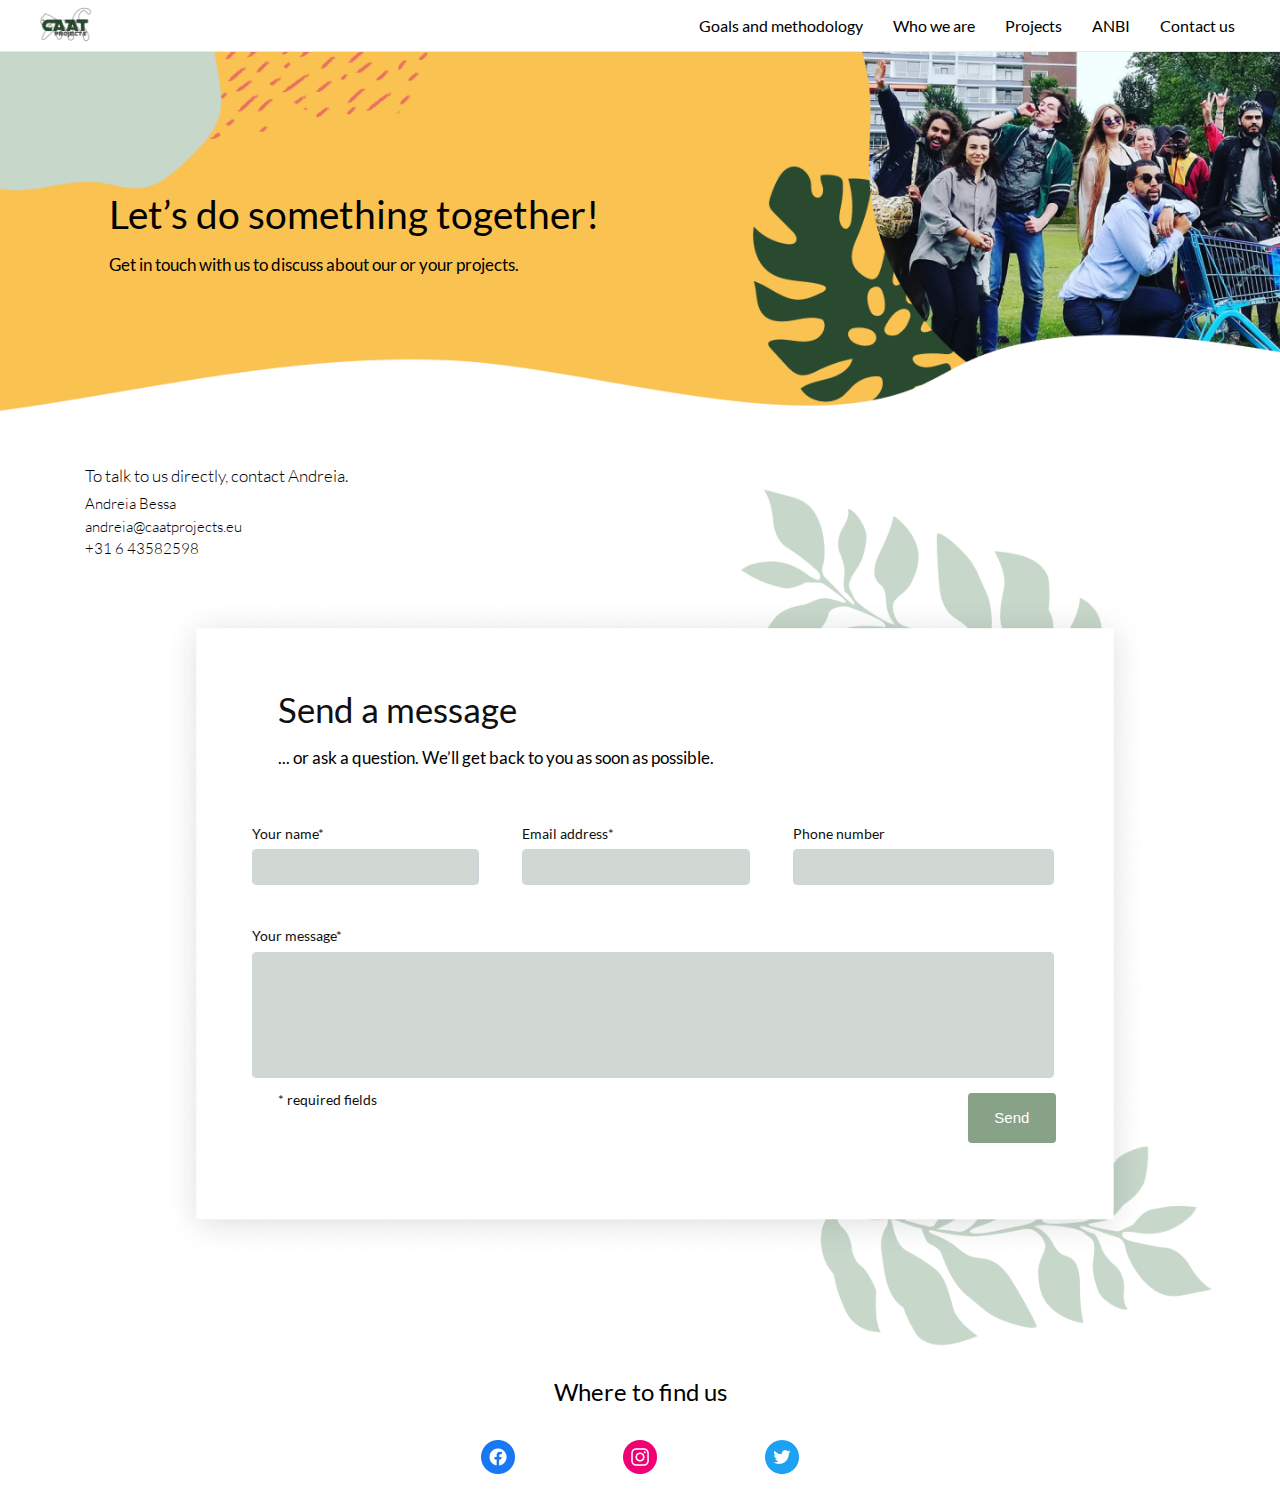
<file: contact-us.html>
<!DOCTYPE html>
<html>
<head>
	<meta charset="UTF-8">
  	<meta name="viewport" content="width=device-width, initial-scale=1.0">
	  <link rel="icon" href="assets/images/favicon.ico">
	<title>CAAT PROJECTS</title>

	<link rel="stylesheet" href="assets/styles/style.css">
  	<link rel="stylesheet" href="assets/styles/bootstrap.css">
</head>
<body>
	<div class="caat_navbar">
		<div class="row remove_row_margin align-items-center " style="height: 100%">
			<div class="col-sm-2 nav_logo">
				<a  href="index">
	    			<img src="assets/images/logo.png" alt="logo" class="img-fluid">
	  			</a>
			</div>
			<div class="col-sm-10">
				<div class="navbar justify-content-end">
					<ul class="nav">
						<li class="nav-item">
							<a class="nav-link" href="goals">Goals and methodology</a>
						</li>
						<li class="nav-item">
							<a class="nav-link" href="who-we-are">Who we are</a>
						</li>
						<li class="nav-item">
						    <a class="nav-link" href="projects">Projects</a>
						</li>
						<li class="nav-item">
						    <a class="nav-link" href="ANBI">ANBI</a>
						</li>
						<li class="nav-item">
						    <a class="nav-link" href="contact-us">Contact us </a>
				  		</li>
					</ul>
				</div>
			</div>
		</div>
	</div>

	<div class="container-fluid remove_padding">
		<div class="contact_img1">
            <div class="row contact_paddingTop">
				<div class="col-sm-1"></div>
				<div class="col-sm-6 contact_topTitle"><p>Let’s do something together!</p></div>
            </div>
			<div class="row">
				<div class="col-sm-1"></div>
				<div class="col-sm-5 contact_topText"><p>Get in touch with us to discuss about our or your projects.</p></div>		
			</div>
        </div>
    </div>

	<div class="container contact_margin">
		<div class="contact_text">
			<div ><p>To talk to us directly, contact Andreia.</p></div>
		</div>
		<div class="contact_text2">
			<div>
				<div><p>Andreia Bessa</p></div>
				<div><p>andreia@caatprojects.eu</p></div>
				<div><p>+31 6 43582598</p></div>
			</div>
		</div>
	</div>


	<div class="container-fluid contact_margin2">
		<div class="contact_img2">
			<div class="contact_form">
				<div class="row contact_formPadTop">
					<div class="col-sm-1"></div>
					<div class="col-sm-5 contact_formTitle"><p>Send a message</p></div>
				</div>
				<div class="row contact_margin3">
					<div class="col-sm-1"></div>
					<div class="col-sm-8 contact_formSubTitle"><p>... or ask a question. We’ll get back to you as soon as possible.</p></div>
				</div>
				<form name="gform" id="gform" enctype="text/plain" 
				action="https://docs.google.com/forms/d/e/1FAIpQLSdXMTJJZ1x-31HCWI9G9yuMmYr-COB_Qgz-U-JFEKVy1LPsSw/formResponse?" 
				target="hidden_iframe" onsubmit="submitted=true;">
					<div class="form-row contact_fromPadLeftRight contact_margin4">
						<div class="form-group col-md-4 contact_formPadRight contact_formTitle2">
							<label for="inputEmail4">Your name*</label>
							  <input type ="text" class="form-control" name="entry.1046799506" id="entry.1046799506">
						</div>
						<div class="form-group col-md-4 contact_formPadRight contact_formTitle2">
							<label for="inputEmail4">Email address*</label>
							  <input type="email" class="form-control" name="entry.2141447805" id="entry.2141447805">
						</div>
						<div class="form-group col-md-4 contact_formTitle2">
							<label for="inputEmail4">Phone number</label>
							  <input class="form-control" name="entry.1717448602" id="entry.1717448602">
						</div>
					</div>
					<div class="form-row contact_fromPadLeftRight">
						<div class="form-group col-md-12 contact_formTitle2">
							<label for="inputEmail4">Your message*</label>
							  <textarea style="resize:none" class="form-control" name="entry.1733503468" id="entry.1733503468" rows="5" maxlength="512"></textarea>
						</div>
					</div>
					<div class="row">
						<div class="col-sm-1"></div>
						<div class="col-sm-4 contact_formTitle2"><p>* required fields</p></div>
						<div class="col-sm-4"></div>
						<div class="col-sm-3 text-right contact_formPadRight2">
							<button value="Submit" class="btn contact_btn">Send</button>
						</div>
					</div>
				</form>
				<iframe name="hidden_iframe" id="hidden_iframe" style="display:none;" onload="if(submitted) {}"></iframe>
			</div>
		</div>
	</div>


	<div class="container-fluid footer_ home_margTop5" style="text-align: center;">
		<div class="home_footerText">
			<p>
				Where to find us
			</p>
		</div>
		<div class="row home_padBot">
			<div class="col-sm-4"></div>
			<div class="col-sm-4">
				<div class="row home_margTop5">
					<div class="col-sm-4"><a href="https://facebook.com/caatprojects.eu"><img class="img-fluid" src="assets/images/fb.png"></a></div>
					<div class="col-sm-4"><a href="https://instagram.com/caatprojects"><img class="img-fluid" src="assets/images/insta.png"></a></div>
					<div class="col-sm-4"><a href="https://twitter.com/caatprojects"><img class="img-fluid" src="assets/images/twitter.png"></a></div>
				</div>
			</div>
			<div class="col-sm-4"></div>
		</div>
	</div>
	<script type="text/javascript">var submitted=false;</script>
</body>
</html>
</file>
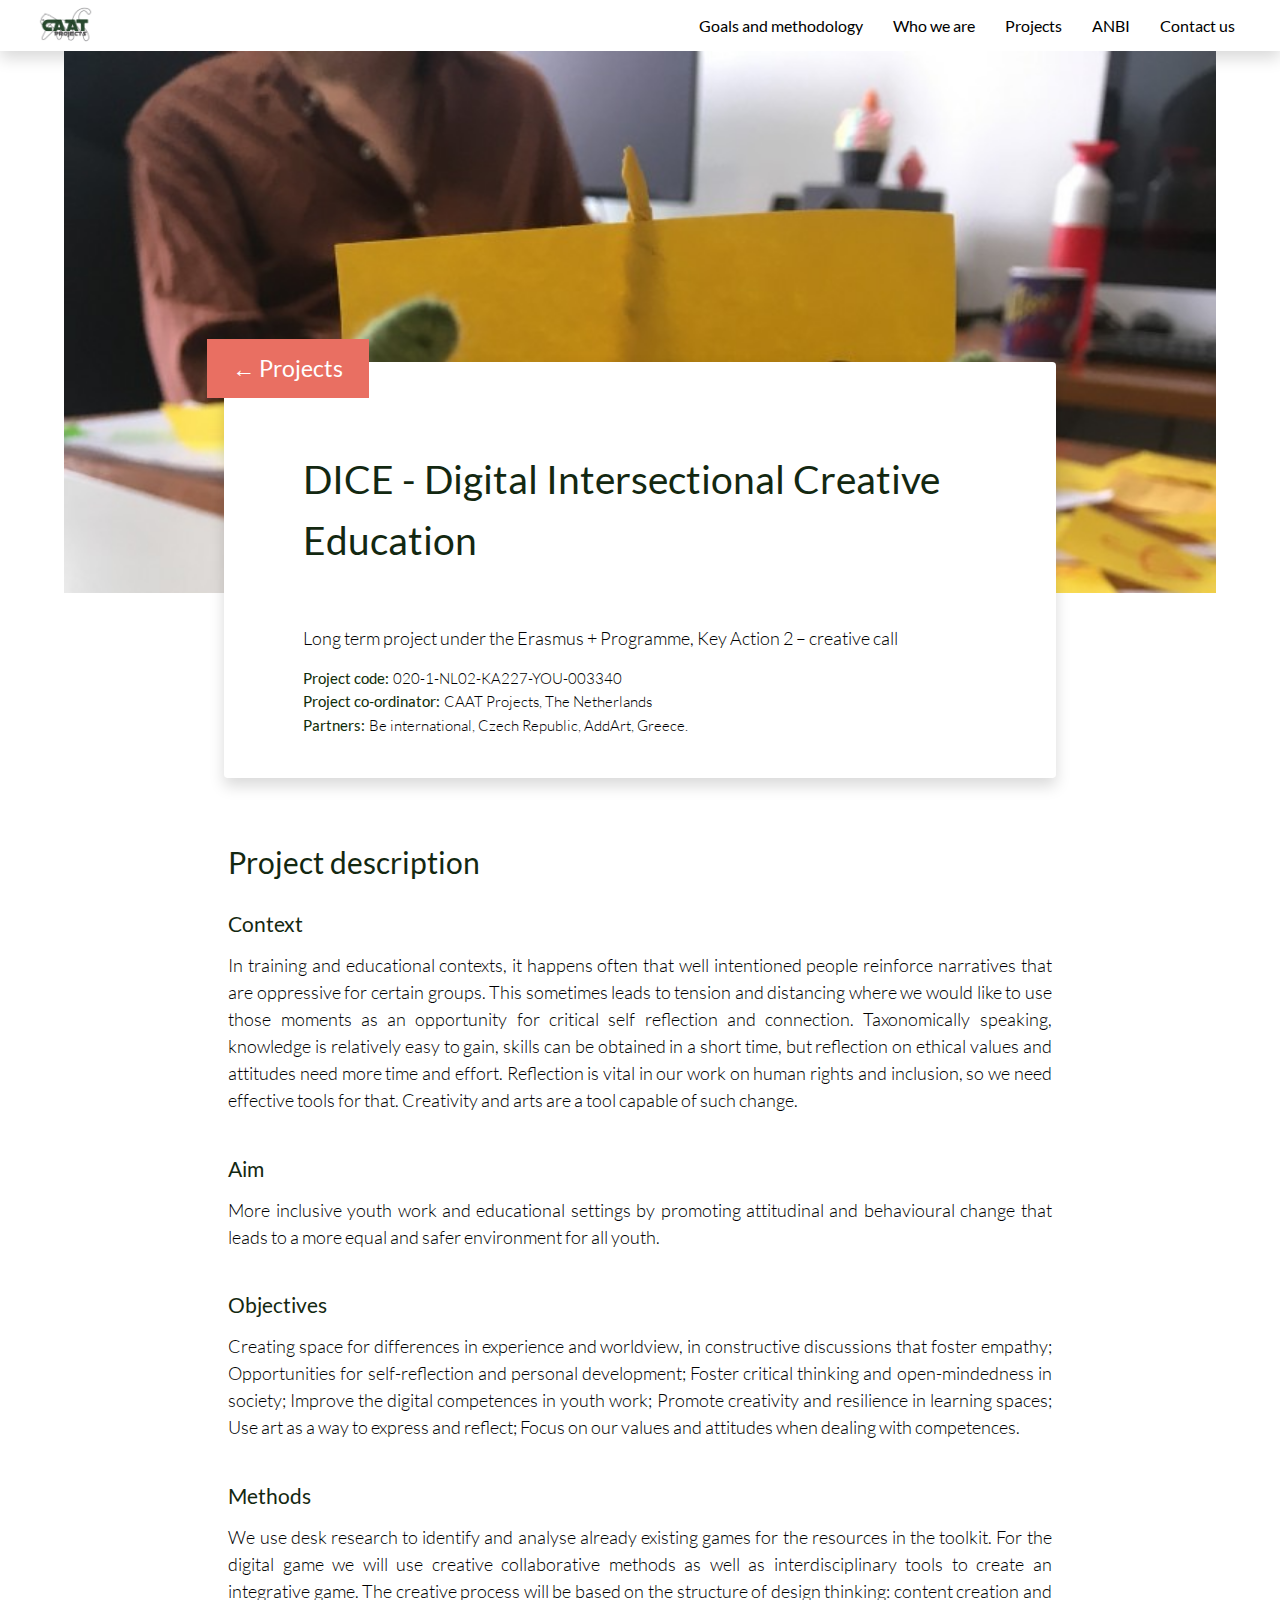
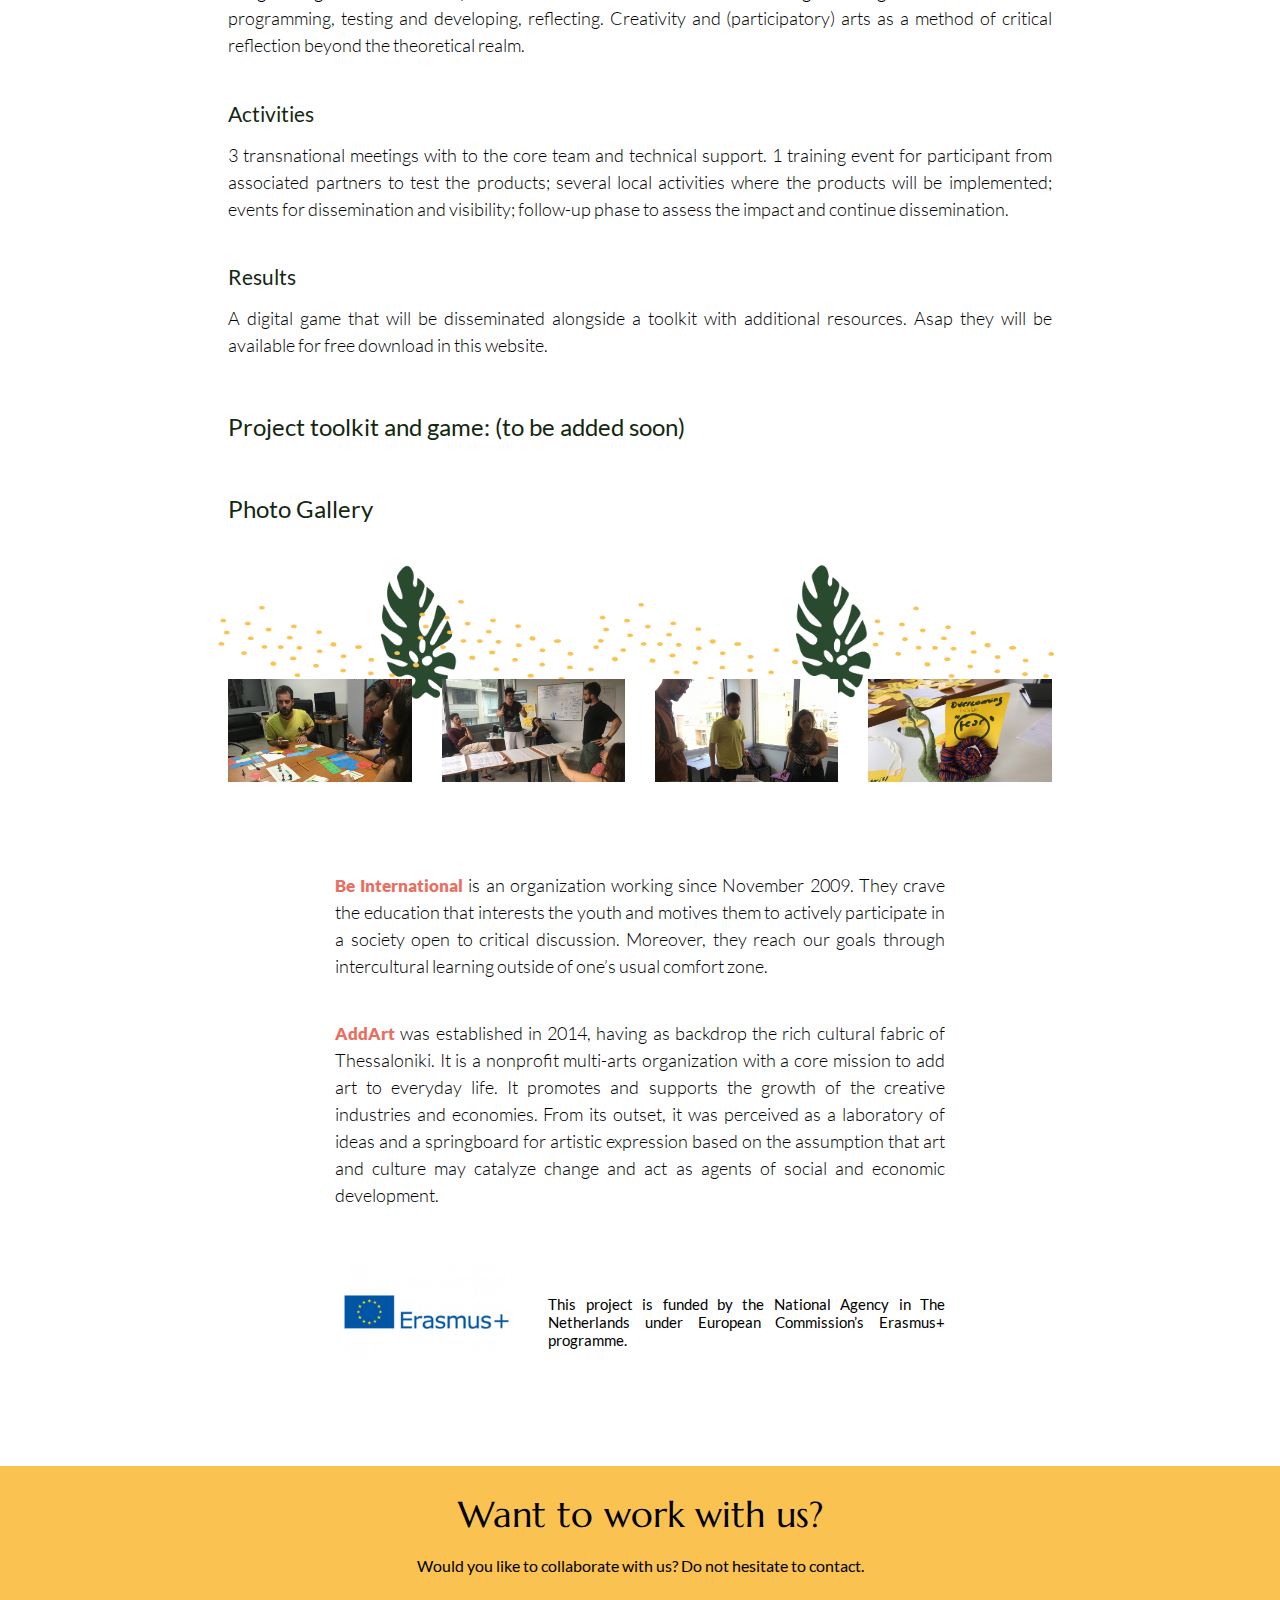
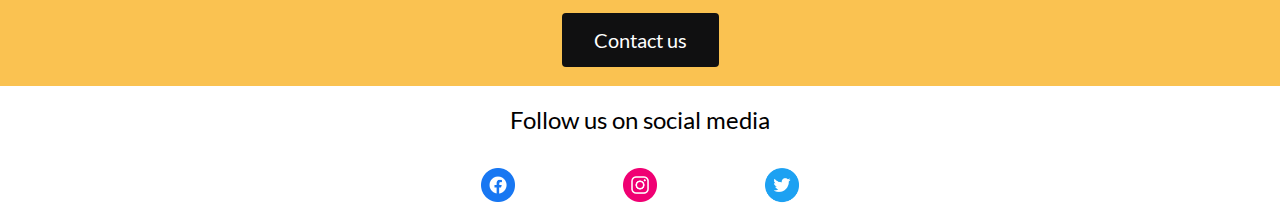
<file: dice.html>
<!DOCTYPE html>
<html>
<head>
	<meta charset="UTF-8">
  	<meta name="viewport" content="width=device-width, initial-scale=1.0">
	  <link rel="icon" href="assets/images/favicon.ico">
	<title>CAAT - DICE</title>

	<link rel="stylesheet" href="assets/styles/style.css">
  	<link rel="stylesheet" href="assets/styles/bootstrap.css">
</head>
<body>
	<div class="caat_navbar shadow">
		<div class="row remove_row_margin align-items-center " style="height: 100%">
			<div class="col-sm-2 nav_logo">
				<a  href="index">
	    			<img src="assets/images/logo.png" alt="logo" class="img-fluid">
	  			</a>
			</div>
			<div class="col-sm-10">
				<div class="navbar justify-content-end">
					<ul class="nav">
						<li class="nav-item">
							<a class="nav-link" href="goals">Goals and methodology</a>
						</li>
						<li class="nav-item">
							<a class="nav-link" href="who-we-are">Who we are</a>
						</li>
						<li class="nav-item">
						    <a class="nav-link" href="projects">Projects</a>
						</li>
						<li class="nav-item">
						    <a class="nav-link" href="ANBI">ANBI</a>
						</li>
						<li class="nav-item">
						    <a class="nav-link" href="contact-us">Contact us </a>
				  		</li>
					</ul>
				</div>
			</div>
		</div>
	</div>
    <!------------------------------------------------------------------------------>

    <div class="container-fluid remove_padding">
        <div class="projectsDice_img1">    
    </div>

    <div class="projectstmp_paddingSides">
        <div class="projectstmp_card shadow p-3 bg-white rounded">
            <div class="prjectstmp_button">
                <button>
                    <a style="text-decoration: none;color: inherit" href="projects">&#8592; Projects</a>
                </button>
            </div>
            <div class="projectstmp_margin">
                <div class="projectsCaucan_title">
                    <p>
                        DICE - Digital Intersectional Creative Education
                    </p>
                </div>
                <div class="projectstmp_desc">
                    <p>
                        Long term project under the Erasmus + Programme, Key Action 2 – creative call
                    </p>
                </div>
                <div>
                    <p class="projectstmp_infoTitle">Project code:</p> 
                    <p class="projectstmp_info">
                        020-1-NL02-KA227-YOU-003340
                    </p>
                    <br>
                    <p class="projectstmp_infoTitle">Project co-ordinator:</p>
                    <p class="projectstmp_info">
                        CAAT Projects, The Netherlands
                    </p>
                    <br>
                    <p class="projectstmp_infoTitle">Partners:</p>   
                    <p class="projectstmp_info"> 
                        Be international, Czech Republic, AddArt, Greece.
                    </p>
                </div>
            </div>
        </div>
    </div>

    <div class="container-fluid">
        <div class="row projectstmp_descTitle">
            <div class="col-sm-2"></div>
            <div class="col-sm-8 ">
                <p>Project description</p>
            </div>
        </div>
        <div class="row">
            <div class="col-sm-2"></div>
            <div class="col-sm-8">
                <p class="projectstmp_descSubTitle">Context</p>
                <div class="projectstmp_desc2">
                    <p>
                        In training and educational contexts, it happens often that well intentioned people reinforce
                        narratives that are oppressive for certain groups. This sometimes leads to tension and
                        distancing where we would like to use those moments as an opportunity for critical self
                        reflection and connection. Taxonomically speaking, knowledge is relatively easy to gain,
                        skills can be obtained in a short time, but reflection on ethical values and attitudes need more
                        time and effort. Reflection is vital in our work on human rights and inclusion, so we need
                        effective tools for that. Creativity and arts are a tool capable of such change.
                    </p>
                </div>
                <p class="projectstmp_descSubTitle">Aim</p>
                <div class="projectstmp_desc2">
                    <p>
                    
                        More inclusive youth work and educational settings by promoting attitudinal and behavioural
                        change that leads to a more equal and safer environment for all youth.
                    </p>
                </div>
                <p class="projectstmp_descSubTitle">Objectives</p>
                <diV class="projectstmp_desc2">
                    <p>
                        Creating space for differences in experience and worldview, in constructive discussions that
                        foster empathy;
                        Opportunities for self-reflection and personal development;
                        Foster critical thinking and open-mindedness in society;
                        Improve the digital competences in youth work;
                        Promote creativity and resilience in learning spaces;
                        Use art as a way to express and reflect;
                        Focus on our values and attitudes when dealing with competences.
                    </p>
                </diV>
                <p class="projectstmp_descSubTitle">Methods</p>
                <div class="projectstmp_desc2">
                    <p>
                        We use desk research to identify and analyse already existing games for the resources in the
                        toolkit.
                        For the digital game we will use creative collaborative methods as well as interdisciplinary
                        tools to create an integrative game. The creative process will be based on the structure of
                        design thinking: content creation and programming, testing and developing, reflecting.
                        Creativity and (participatory) arts as a method of critical reflection beyond the theoretical
                        realm.
                    </p>
                </div>
                <p class="projectstmp_descSubTitle">Activities</p>
                <div class="projectstmp_desc2">
                    <p>
                    
                        3 transnational meetings with to the core team and technical support.
                        1 training event for participant from associated partners to test the products;
                        several local activities where the products will be implemented;
                        events for dissemination and visibility;
                        follow-up phase to assess the impact and continue dissemination.
                    </p>
                </div>
                <p class="projectstmp_descSubTitle">Results</p>
                <div class="projectstmp_desc2">
                    <p>
                        A digital game that will be disseminated alongside a toolkit with additional resources. Asap
                        they will be available for free download in this website.
                    </p>
                </div>  
            </div>
        </div>
    </div>

    <div class="container-fluid">
        <div class="row projectstmp_descTitle2">
            <div class="col-sm-2"></div>
            <div class="col-sm-8">
                <p>Project toolkit and game: (to be added soon)</p>
            </div>
        </div>
    </div>

    <div class="container-fluid">
        <div class="row projectstmp_descTitle2">
            <div class="col-sm-2"></div>
            <div class="col-sm-8 ">
                <p>Photo Gallery</p>
            </div>
        </div>
        <div class="row projectstmp_galleryPad">
            <div class="col-sm-2"></div>
            <div class="col-sm-8 projectstmp_photoBackGorund"></div>
            <div class="col-sm-2"></div>
        </div>
        <div class="row d-flex flex-wrap align-items-center projectstmp_photo">
			<div class="col-sm-2"></div>
			<div class="col-sm-2"><img class="img-fluid" src="assets/images/dice/gallery1.png"></div>
			<div class="col-sm-2"><img class="img-fluid" src="assets/images/dice/gallery2.png"></div>
			<div class="col-sm-2"><img class="img-fluid" src="assets/images/dice/gallery3.png"></div>
			<div class="col-sm-2"><img class="img-fluid" src="assets/images/dice/gallery4.png"></div>
			<div class="col-sm-2"></div>
		</div>
    </div>

    <div class="container-fluid">
        <div class="row projectstmp_desc projectstmp_text projectstmp_padding4">
            <div class="col-sm-3"></div>
            <div class="col-sm-6">
                <p>
                    <a href="https://www.beinternational.cz/">Be International</a> is an organization working since November 2009. They crave the
                    education that interests the youth and motives them to actively participate in a society
                    open to critical discussion. Moreover, they reach our goals through intercultural learning
                    outside of one’s usual comfort zone.
                </p>
                <p>
                    <a href="https://www.addart.gr">AddArt</a> was established in 2014, having as backdrop the rich cultural fabric of Thessaloniki.
                    It is a nonprofit multi-arts organization with a core mission to add art to everyday life. It
                    promotes and supports the growth of the creative industries and economies. From its
                    outset, it was perceived as a laboratory of ideas and a springboard for artistic expression
                    based on the assumption that art and culture may catalyze change and act as agents of
                    social and economic development. 
                </p>
            </div>
            <div class="col-sm-3"></div>
        </div>
    </div>

    <div class="container-fluid">
        <div class="row projectstmp_erasmus">
            <div class="col-sm-3"></div>
            <div class="col-sm-2">
                <img class="img-fluid" src="assets/images/logos/erasmus.png">
            </div>
            <div class="col-sm-4 projectstmp_text2 d-flex align-items-center">
                <p>
                    This project is funded by the National 
                    Agency in The Netherlands under European 
                    Commission’s Erasmus+ programme.
                </p>
            </div>
            <div class="col-sm-3"></div>
        </div>
    </div>

	<!-- ------------------------------footer---------------------------------------->
	<footer class="projects_paddingTop">
		<div class="container-fluid home_work home_margTop4" style="text-align: center;">
			<div class="home_title home_padTop">
				<p>
					Want to work with us?
				</p>
			</div>
			<div class="home_text home_padBot">
				<p>
					Would you like to collaborate with us? Do not hesitate to contact.
				</p>
			</div>
			<div class="footer_button home_padBot">
				<button>
					Contact us
				</button>
			</div>
		</div>

		<div class="container-fluid footer_ home_margTop5" style="text-align: center;">
			<div class="home_footerText">
				<p>
					Follow us on social media
				</p>
			</div>
			<div class="row home_padBot">
				<div class="col-sm-4"></div>
				<div class="col-sm-4">
					<div class="row home_margTop5">
						<div class="col-sm-4"><a href="https://facebook.com/caatprojects.eu"><img class="img-fluid" src="assets/images/fb.png"></a></div>
						<div class="col-sm-4"><a href="https://instagram.com/caatprojects"><img class="img-fluid" src="assets/images/insta.png"></a></div>
						<div class="col-sm-4"><a href="https://twitter.com/caatprojects"><img class="img-fluid" src="assets/images/twitter.png"></a></div>
					</div>
				</div>
				<div class="col-sm-4"></div>
			</div>
		</div>
	</footer>
</body>
</html>
</file>
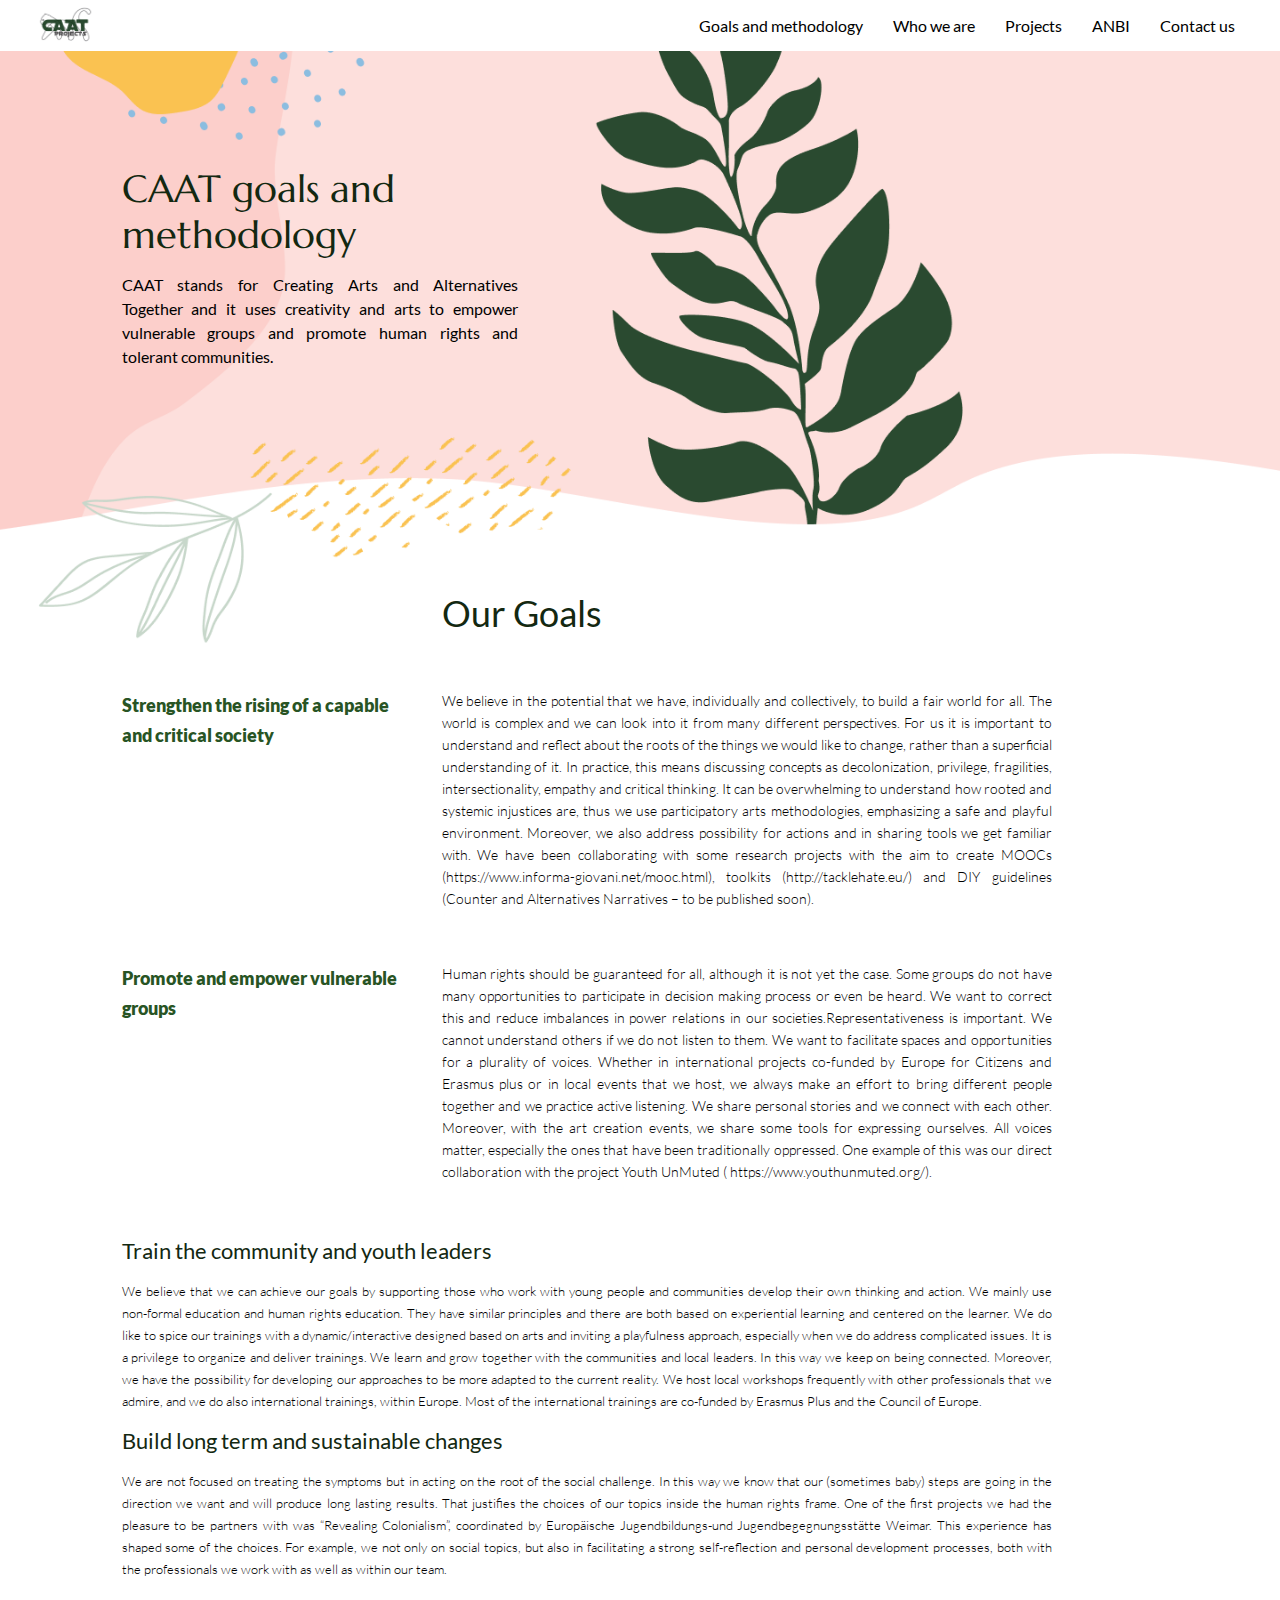
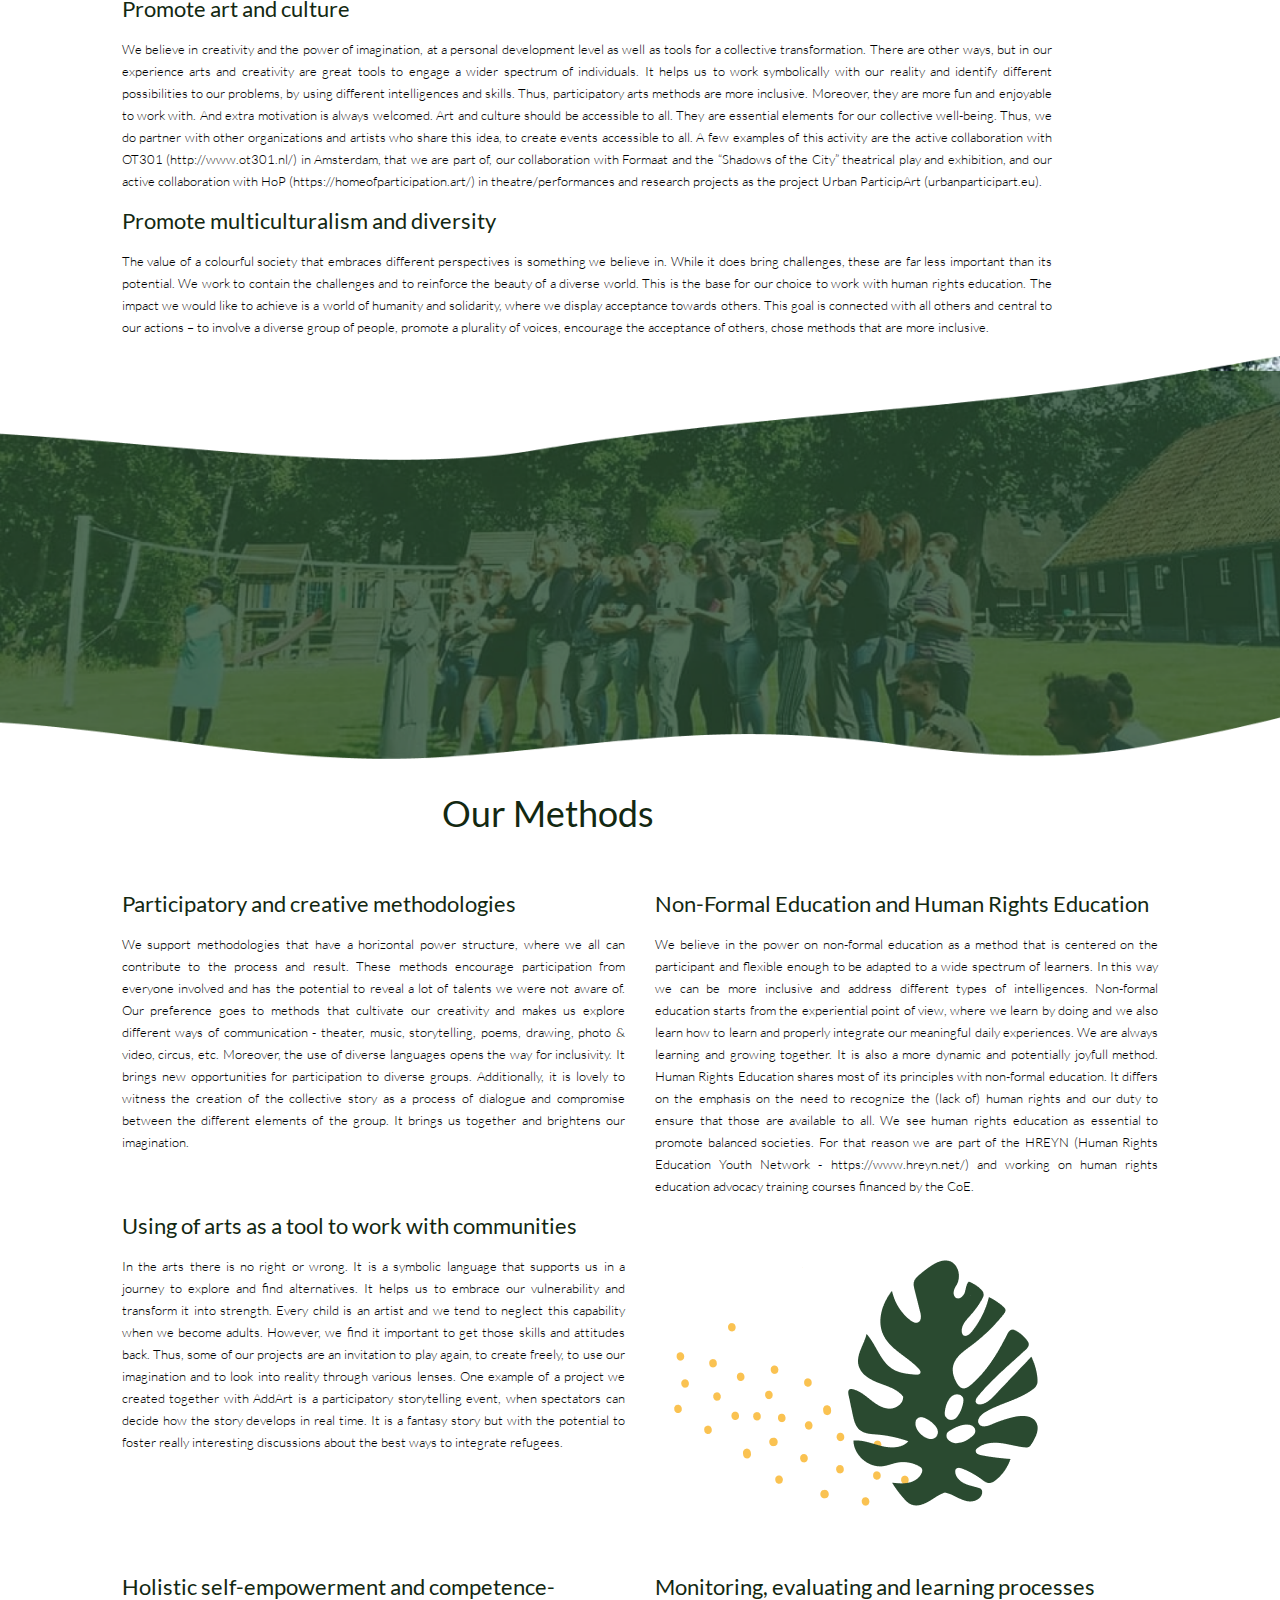
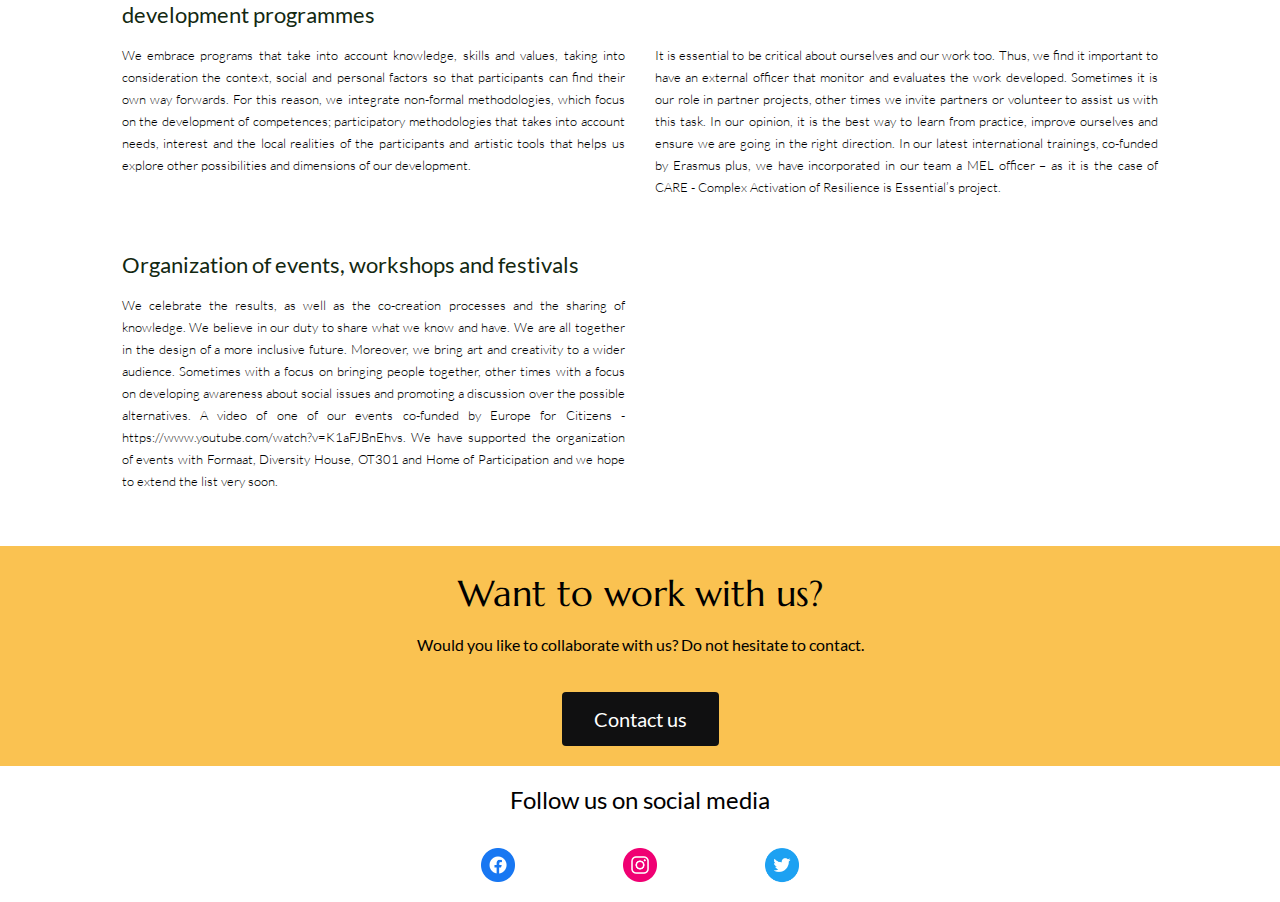
<file: goals.html>
<!DOCTYPE html>
<html>
<head>
	<meta charset="UTF-8">
  	<meta name="viewport" content="width=device-width, initial-scale=1.0">
	  <link rel="icon" href="assets/images/favicon.ico">
	<title>CAAT PROJECTS</title>

	<link rel="stylesheet" href="assets/styles/style.css">
  	<link rel="stylesheet" href="assets/styles/bootstrap.css">
</head>
<body>
	<div class="caat_navbar">
		<div class="row remove_row_margin align-items-center " style="height: 100%">
			<div class="col-sm-2 nav_logo">
				<a  href="index">
	    			<img src="assets/images/logo.png" alt="logo" class="img-fluid">
	  			</a>
			</div>
			<div class="col-sm-10">
				<div class="navbar justify-content-end">
					<ul class="nav">
						<li class="nav-item">
							<a class="nav-link" href="goals">Goals and methodology</a>
						</li>
						<li class="nav-item">
							<a class="nav-link" href="who-we-are">Who we are</a>
						</li>
						<li class="nav-item">
						    <a class="nav-link" href="projects">Projects</a>
						</li>
						<li class="nav-item">
						    <a class="nav-link" href="ANBI">ANBI</a>
						</li>
						<li class="nav-item">
						    <a class="nav-link" href="contact-us">Contact us </a>
				  		</li>
					</ul>
				</div>
			</div>
		</div>
	</div>

	<div class="container-fluid remove_padding">
		<div class="goals_img1">
			<div class="container-fluid goals_padtop">
				<div class="row goals_toptittle">
					<div class="col-sm-1"></div>
					<div class="col-sm-5">
						<p>CAAT goals and methodology</p>
					</div>
				</div>
				<div class="row goals_toptext">
					<div class="col-sm-1"></div>
					<div class="col-sm-4">
						<p>
							CAAT stands for Creating Arts and Alternatives Together and it uses creativity and arts to empower vulnerable groups and promote human rights and tolerant communities.
						</p>
					</div>
				</div>
			</div>
		</div>
	</div>


	<div class="container-fluid goals_mainTitleMargin">
		<div class="row">
			<div class="col-sm-4"></div>
			<div class="col-sm-8">
				<p class="goals_mainTitle">
					Our Goals
				</p>
			</div>
		</div>
		<div class="row goals_mainTextMargin">
			<div class="col-sm-1"></div>
			<div class="col-sm-3">
				<p class="goals_title">
					Strengthen the rising of a capable and critical society
				</p>
			</div>
			<div class="col-sm-6">
				<p class="goals_text1">
					We believe in the potential that we have, individually and collectively, to build a fair world for all. 
					The world is complex and we can look into it from many different perspectives. 
					For us it is important to understand and reflect about the roots of the things we would like to change, 
					rather than a superficial understanding of it. In practice, this means discussing concepts as decolonization, 
					privilege, fragilities, intersectionality, empathy and critical thinking. It can be overwhelming to understand 
					how rooted and systemic injustices are, thus we use participatory arts methodologies, 
					emphasizing a safe and playful environment. Moreover, we also address possibility 
					for actions and in sharing tools we get familiar with. We have been collaborating with some research projects 
					with the aim to create MOOCs (https://www.informa-giovani.net/mooc.html), toolkits (http://tacklehate.eu/)
					and DIY guidelines (Counter and Alternatives Narratives – to be published soon).
				</p>
			</div>
			<div class="col-sm-2"></div>
		</div>
		<div class="row goals_mainTextMargin">
			<div class="col-sm-1"></div>
			<div class="col-sm-3">
					<p class="goals_title">
						Promote and empower vulnerable groups
					</p>
			</div>
			<div class="col-sm-6">
				<p class="goals_text1">
					Human rights should be guaranteed for all, although it is not yet the case. 
					Some groups do not have many opportunities to participate in decision making process or even be heard. 
					We want to correct this and reduce imbalances in power relations in our societies.Representativeness is important. 
					We cannot understand others if we do not listen to them. We want to facilitate spaces and opportunities 
					for a plurality of voices. Whether in international projects co-funded by Europe for Citizens and Erasmus 
					plus or in local events that we host, we always make an effort to bring different people together and we 
					practice active listening. We share personal stories and we connect with each other. Moreover, 
					with the art creation events, we share some tools for expressing ourselves. All voices matter, 
					especially the ones that have been traditionally oppressed. 
					One example of this was our direct collaboration with the project Youth UnMuted ( https://www.youthunmuted.org/).
				</p>
			</div>
			<div class="col-sm-2"></div>
		</div>
		<di class="row goals_mainTextMargin">
			<div class="col-sm-1"></div>
			<div class="col-sm-9">
				<p class="goals_subtitle">Train the community and youth leaders</p>
				<p class="goals_text2">
					We believe that we can achieve our goals by supporting those who work with young people and communities develop their own thinking 
					and action. We mainly use non-formal education and human rights education. They have similar principles and
					there are both based on experiential learning and centered on the learner. 
					We do like to spice our trainings with a dynamic/interactive designed based on arts and inviting a playfulness approach, 
					especially when we do address complicated issues. 
					It is a privilege to organize and deliver trainings. We learn and grow together with the communities and local leaders. 
					In this way we keep on being connected. Moreover, we have the possibility for developing our approaches to be more adapted 
					to the current reality. We host local workshops frequently with other professionals that we admire, 
					and we do also international trainings, within Europe. Most of the international trainings are co-funded by Erasmus Plus
					and the Council of Europe. 
				</p>

				<p class="goals_subtitle">Build long term and sustainable changes</p>
				<p class="goals_text2">
					We are not focused on treating the symptoms but in acting on the root of the social challenge. 
					In this way we know that our (sometimes baby) steps are going in the direction we want and will produce long lasting results.
					That justifies the choices of our topics inside the human rights frame. 
					One of the first projects we had the pleasure to be partners with was “Revealing Colonialism”, 
					coordinated by Europäische Jugendbildungs-und Jugendbegegnungsstätte Weimar. 
					This experience has shaped some of the choices. For example, we not only on social topics, 
					but also in facilitating a strong self-reflection and personal development processes, 
					both with the professionals we work with as well as within our team. 
				</p>

				<p class="goals_subtitle">Promote art and culture</p>
				<p class="goals_text2">
					We believe in creativity and the power of imagination, at a personal development level as well as tools for a 
					collective transformation. There are other ways, but in our experience arts and creativity are 
					great tools to engage a wider spectrum of individuals. It helps us to work symbolically with our reality 
					and identify different possibilities to our problems, by using different intelligences and skills. 
					Thus, participatory arts methods are more inclusive. Moreover, they are more fun and enjoyable to work with. 
					And extra motivation is always welcomed. Art and culture should be accessible to all. 
					They are essential elements for our collective well-being. Thus, we do partner with other organizations 
					and artists who share this idea, to create events accessible to all. 
					A few examples of this activity are the active collaboration with OT301 (http://www.ot301.nl/) in Amsterdam, 
					that we are part of, our collaboration with Formaat and the “Shadows of the City” theatrical play and exhibition, 
					and our active collaboration with HoP (https://homeofparticipation.art/) in theatre/performances 
					and research projects as the project Urban ParticipArt (urbanparticipart.eu). 

				</p>

				<p class="goals_subtitle">Promote multiculturalism and diversity</p>
				<p class="goals_text2">
					The value of a colourful society that embraces different perspectives is something we believe in. 
					While it does bring challenges, these are far less important than its potential. 
					We work to contain the challenges and to reinforce the beauty of a diverse world. 
					This is the base for our choice to work with human rights education. The impact we would like to achieve 
					is a world of humanity and solidarity, where we display acceptance towards others. 
					This goal is connected with all others and central to our actions – to involve a diverse group of people, 
					promote a plurality of voices, encourage the acceptance of others, chose methods that are more inclusive.
				</p>
			</div>
			<div class="col-sm-3"></div>
		</di>
	</div>

	<div class="container-fluid remove_padding goals_img2 goals_mainTitleMargin"></div>

	<div class="container-fluid goals_mainTitleMargin">
		<div class="row">
			<div class="col-sm-4"></div>
			<div class="col-sm-4">
				<p class="goals_mainTitle">Our Methods</p>
			</div>
		</div>
		<div class="row goals_mainTextMargin">
			<div class="col-sm-1"></div>
			<div class="col-sm-5">
				<p class="goals_subtitle">Participatory and creative methodologies</p>
			</div>
			<div class="col-sm-5">
				<p class="goals_subtitle">Non-Formal Education and Human Rights Education</p>
			</div>
			<div class="col-sm-1"></div>
		</div>
		<div class="row">
			<div class="col-sm-1"></div>
			<div class="col-sm-5">
				<p class="goals_text2">
					We support methodologies that have a horizontal power structure, where we all can contribute to the process and result. 
					These methods encourage participation from everyone involved and has the potential to reveal a lot of talents we were not 
					aware of. Our preference goes to methods that cultivate our creativity and makes us explore different ways of 
					communication - theater, music, storytelling, poems, drawing, photo & video, circus, etc. Moreover, the use of 
					diverse languages opens the way for inclusivity. It brings new opportunities for participation to diverse groups. 
					Additionally, it is lovely to witness the creation of the collective story as a process of dialogue and compromise 
					between the different elements of the group. It brings us together and brightens our imagination. 
				</p>
			</div>
			<div class="col-sm-5">
				<p class="goals_text2">
					We believe in the power on non-formal education as a method that is centered on the participant and flexible enough to 
					be adapted to a wide spectrum of learners. In this way we can be more inclusive and address different types of 
					intelligences. Non-formal education starts from the experiential point of view, where we learn by doing and we 
					also learn how to learn and properly integrate our meaningful daily experiences. We are always learning and 
					growing together. It is also a more dynamic and potentially joyfull method. Human Rights Education shares most 
					of its principles with non-formal education. It differs on the emphasis on the need to recognize the (lack of) 
					human rights and our duty to ensure that those are available to all. We see human rights education as essential 
					to promote balanced societies. For that reason we are part of the HREYN (Human Rights Education Youth 
					Network - https://www.hreyn.net/) and working on human rights education advocacy training courses financed by the CoE.
				</p>
			</div>
			<div class="col-sm-1"></div>
		</div>
		<div class="row">
			<div class="col-sm-1"></div>
			<div class="col-sm-5">
				<p class="goals_subtitle">Using of arts as a tool to work with communities</p>
			</div>
		</div>
		<div class="row">
			<div class="col-sm-1"></div>
			<div class="col-sm-5">
				<p class="goals_text2">
					In the arts there is no right or wrong. It is a symbolic language that supports us in a journey to explore and 
					find alternatives. It helps us to embrace our vulnerability and transform it into strength. Every child is an 
					artist and we tend to neglect this capability when we become adults. However, we find it important to get those 
					skills and attitudes back. Thus, some of our projects are an invitation to play again, to create freely, to use 
					our imagination and to look into reality through various lenses. 
					One example of a project we created together with AddArt is a participatory storytelling event, when spectators can decide how the 
					story develops in real time. It is a fantasy story but with the potential to foster really interesting discussions about the best ways 
					to integrate refugees.					
				</p>
			</div>
			<div class="col-sm-5">
				<img class="img-fluid" src="assets/images/goals3.png">
			</div>
			<div class="col-sm-1"></div>
		</div>
		<div class="row goals_mainTextMargin">
			<div class="col-sm-1"></div>
			<div class="col-sm-5">
				<p class="goals_subtitle">Holistic self-empowerment and competence-development programmes</p>
			</div>
			<div class="col-sm-5">
				<p class="goals_subtitle">Monitoring, evaluating and learning processes</p>
			</div>
			<div class="col-sm-1"></div>
		</div>
		<div class="row">
			<div class="col-sm-1"></div>
			<div class="col-sm-5">
				<p class="goals_text2">
					We embrace programs that take into account knowledge, skills and values, taking into consideration the context, 
					social and personal factors so that participants can find their own way forwards. For this reason, we integrate 
					non-formal methodologies, which focus on the development of competences; participatory methodologies that 
					takes into account needs, interest and the local realities of the participants and artistic tools that helps 
					us explore other possibilities and dimensions of our development. 
				</p>
			</div>
			<div class="col-sm-5">
				<p class="goals_text2">
					It is essential to be critical about ourselves and our work too. Thus, we find it important to have an external 
					officer that monitor and evaluates the work developed. Sometimes it is our role in partner projects, other times 
					we invite partners or volunteer to assist us with this task. In our opinion, it is the best way to learn from 
					practice, improve ourselves and ensure we are going in the right direction. In our latest international trainings, 
					co-funded by Erasmus plus, we have incorporated in our team a MEL officer – as it is the case of 
					CARE - Complex Activation of Resilience is Essential’s project.
				</p>
			</div>
			<div class="col-sm-1"></div>
		</div>
		<div class="row goals_mainTextMargin">
			<div class="col-sm-1"></div>
			<div class="col-sm-5">
				<p class="goals_subtitle">Organization of events, workshops and festivals</p>
			</div>
		</div>
		<div class="row">
			<div class="col-sm-1"></div>
			<div class="col-sm-5">
				<p class="goals_text2">
					We celebrate the results, as well as the co-creation processes and the sharing of knowledge. We believe in our 
					duty to share what we know and have. We are all together in the design of a more inclusive future.  
					Moreover, we bring art and creativity to a wider audience. Sometimes with a focus on bringing people together, 
					other times with a focus on developing awareness about social issues and promoting a discussion over the possible 
					alternatives. A video of one of our events co-funded by Europe for Citizens - https://www.youtube.com/watch?v=K1aFJBnEhvs.
					We have supported the organization of events with Formaat, Diversity House, OT301 and Home of Participation and 
					we hope to extend the list very soon. 
				</p>
			</div>
		</div>
	</div>
	<!-- ------------------------------footer-------------------------------------- -->
	<footer>
		<div class="container-fluid home_work home_margTop4" style="text-align: center;">
			<div class="home_title home_padTop">
				<p>
					Want to work with us?
				</p>
			</div>
			<div class="home_text home_padBot">
				<p>
					Would you like to collaborate with us? Do not hesitate to contact.
				</p>
			</div>
			<div class="footer_button home_padBot">
				<button>
					Contact us
				</button>
			</div>
		</div>

		<div class="container-fluid footer_ home_margTop5" style="text-align: center;">
			<div class="home_footerText">
				<p>
					Follow us on social media
				</p>
			</div>
			<div class="row home_padBot">
				<div class="col-sm-4"></div>
				<div class="col-sm-4">
					<div class="row home_margTop5">
						<div class="col-sm-4"><a href="https://facebook.com/caatprojects.eu"><img class="img-fluid" src="assets/images/fb.png"></a></div>
						<div class="col-sm-4"><a href="https://instagram.com/caatprojects"><img class="img-fluid" src="assets/images/insta.png"></a></div>
						<div class="col-sm-4"><a href="https://twitter.com/caatprojects"><img class="img-fluid" src="assets/images/twitter.png"></a></div>
					</div>
				</div>
				<div class="col-sm-4"></div>
			</div>
		</div>
	</footer>
</body>
</html>
</file>
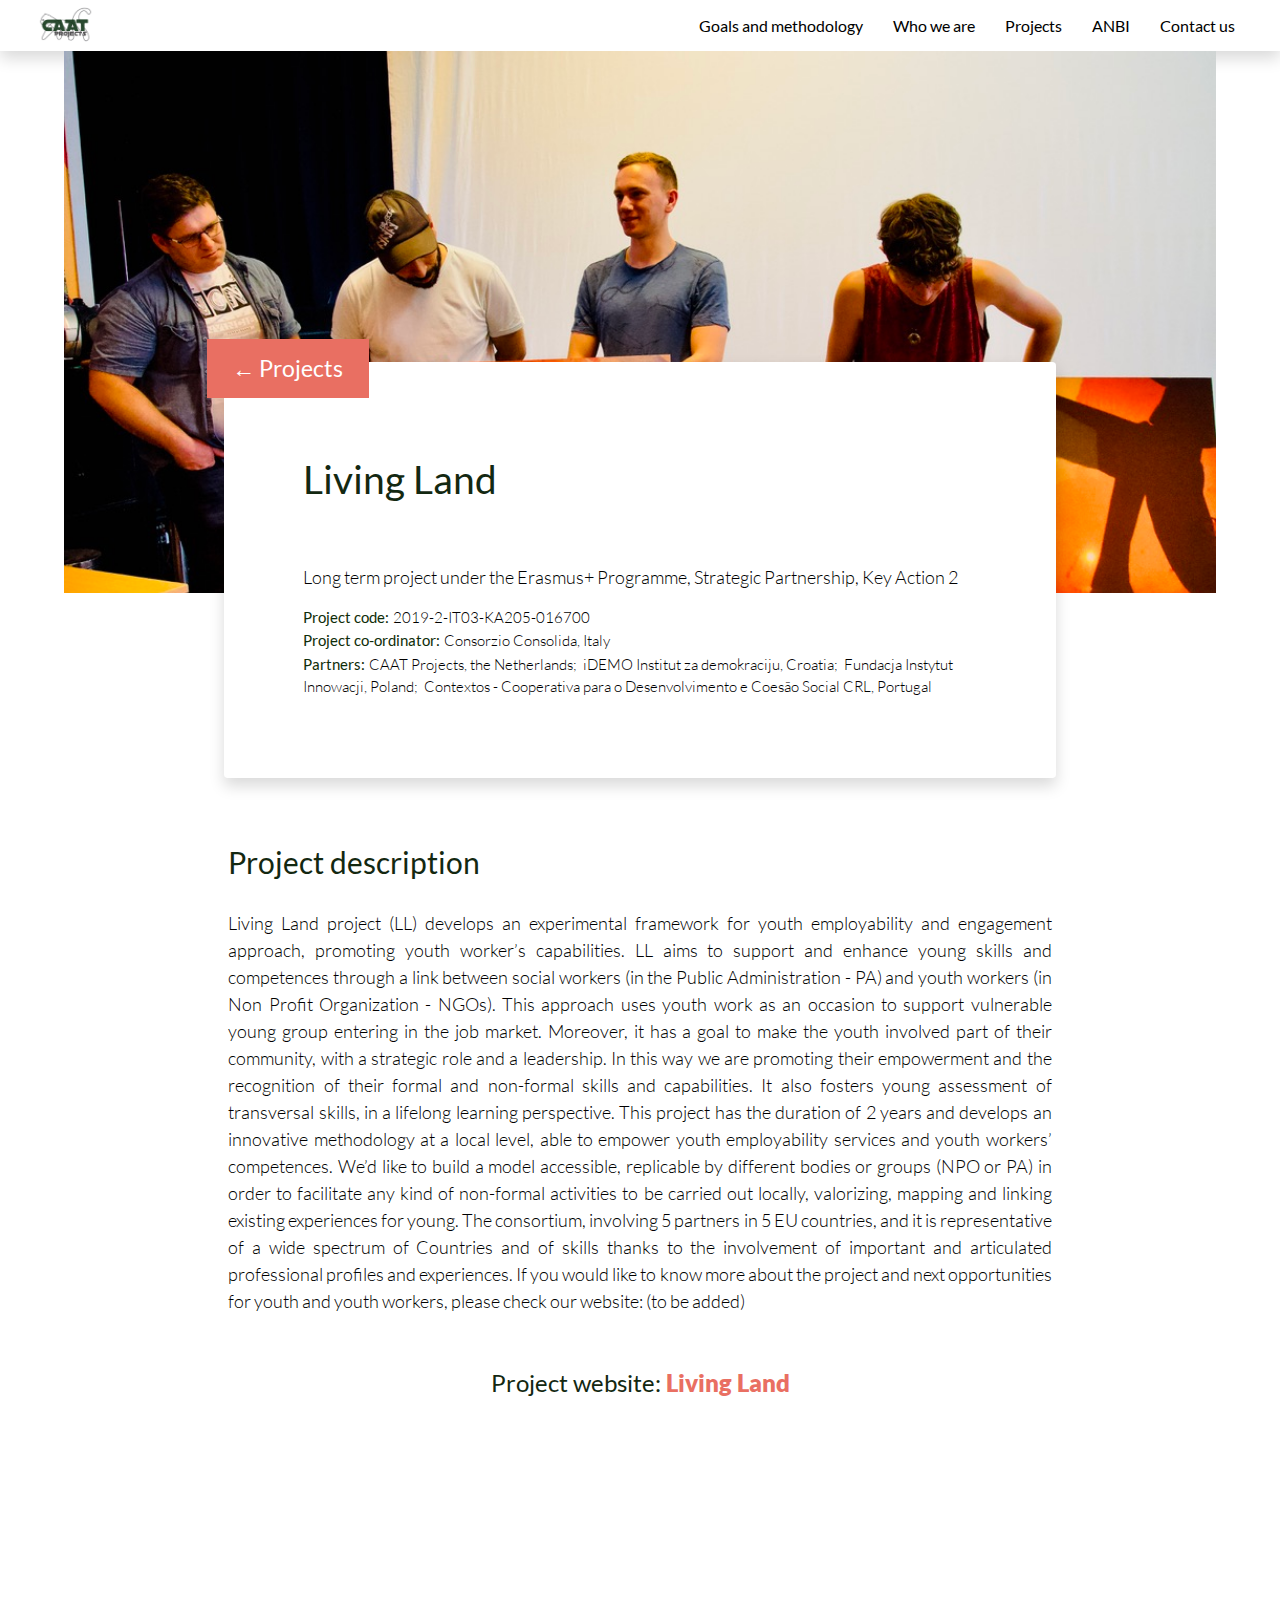
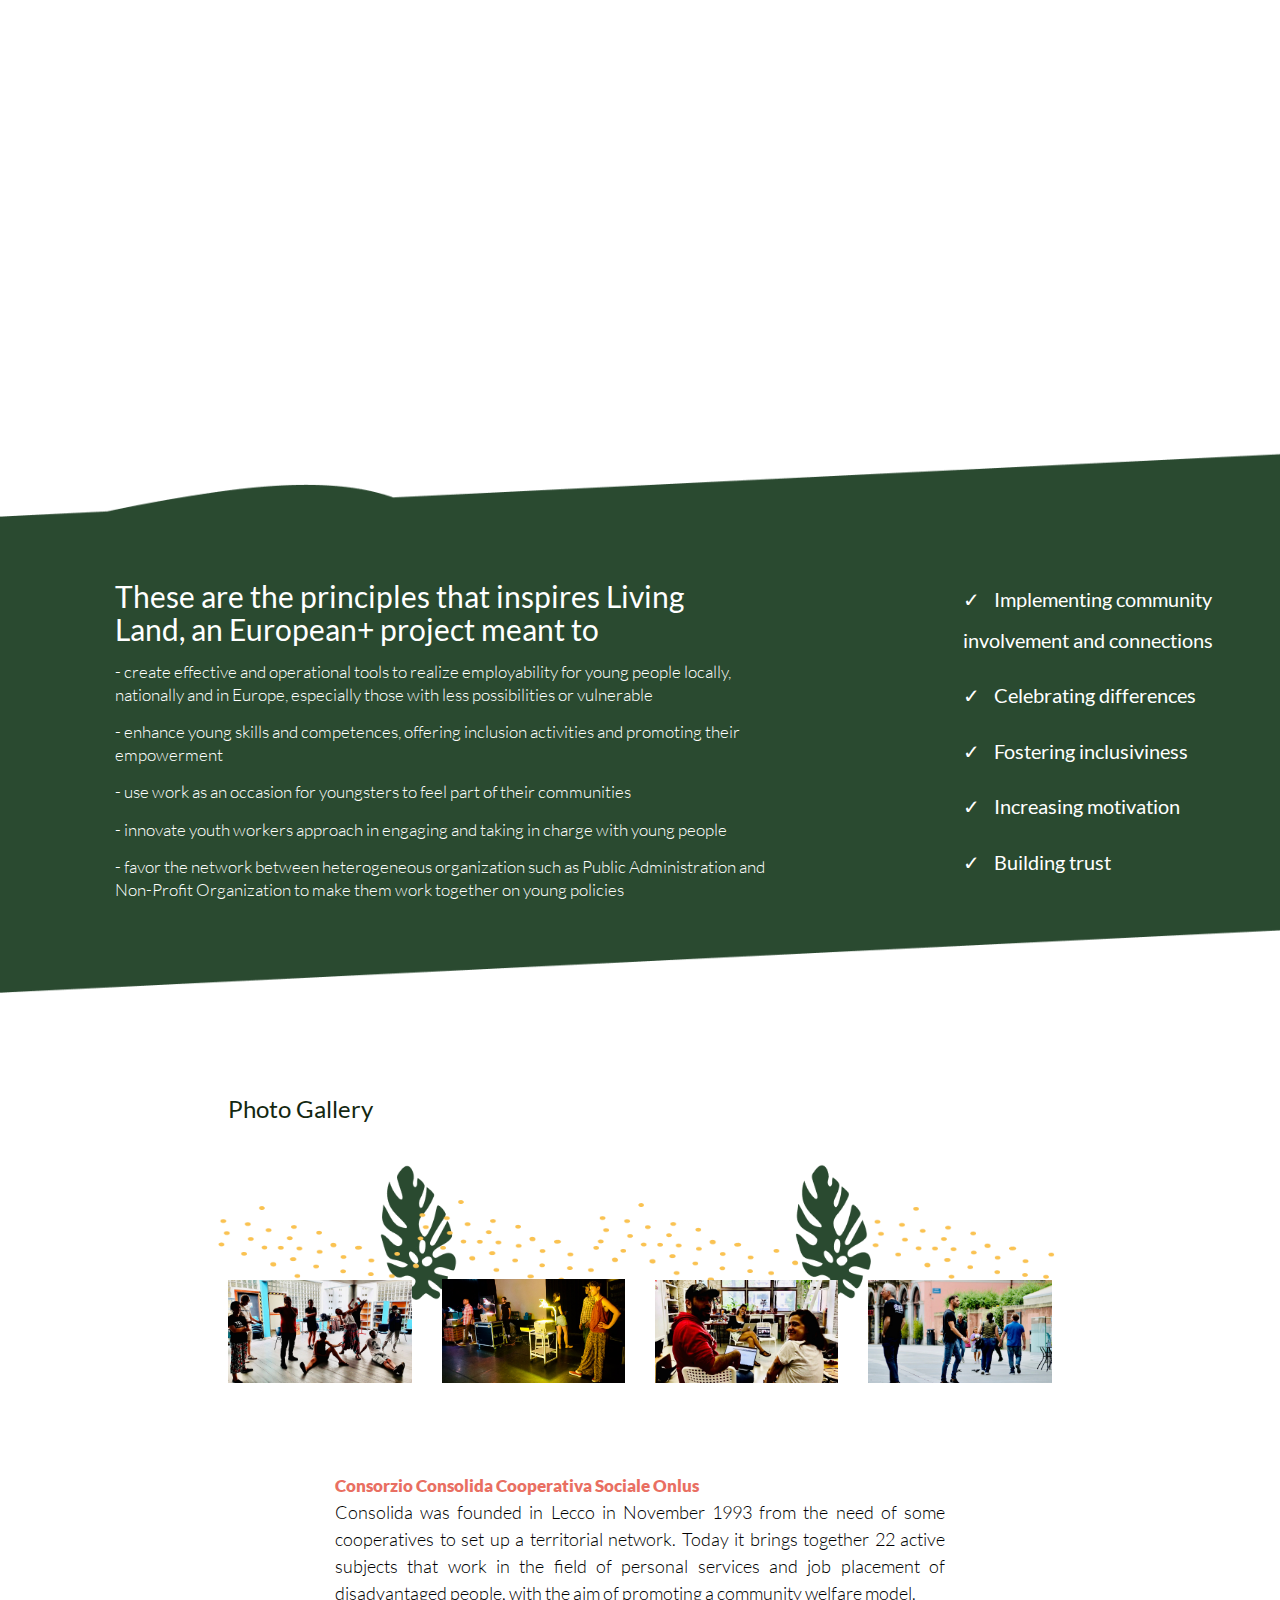
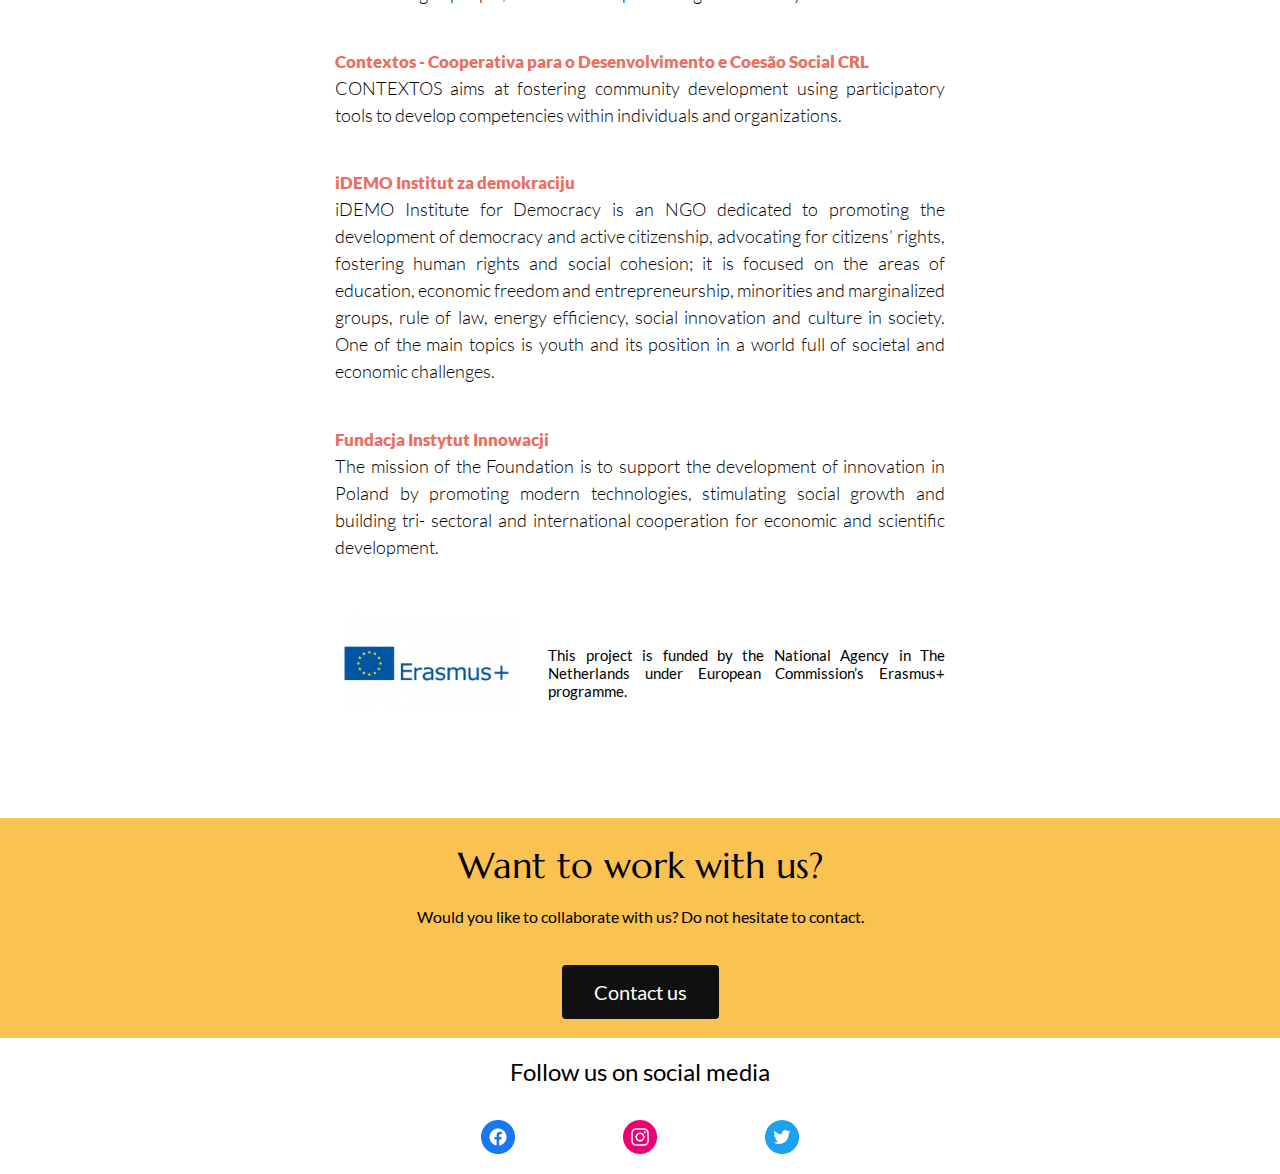
<file: LivingLand.html>
<!DOCTYPE html>
<html>
<head>
	<meta charset="UTF-8">
  	<meta name="viewport" content="width=device-width, initial-scale=1.0">
	  <link rel="icon" href="assets/images/favicon.ico">
	<title>CAAT - Living Land</title>

	<link rel="stylesheet" href="assets/styles/style.css">
  	<link rel="stylesheet" href="assets/styles/bootstrap.css">
</head>
<body>
	<div class="caat_navbar shadow">
		<div class="row remove_row_margin align-items-center " style="height: 100%">
			<div class="col-sm-2 nav_logo">
				<a  href="index">
	    			<img src="assets/images/logo.png" alt="logo" class="img-fluid">
	  			</a>
			</div>
			<div class="col-sm-10">
				<div class="navbar justify-content-end">
					<ul class="nav">
						<li class="nav-item">
							<a class="nav-link" href="goals">Goals and methodology</a>
						</li>
						<li class="nav-item">
							<a class="nav-link" href="who-we-are">Who we are</a>
						</li>
						<li class="nav-item">
						    <a class="nav-link" href="projects">Projects</a>
						</li>
						<li class="nav-item">
						    <a class="nav-link" href="ANBI">ANBI</a>
						</li>
						<li class="nav-item">
						    <a class="nav-link" href="contact-us">Contact us </a>
				  		</li>
					</ul>
				</div>
			</div>
		</div>
	</div>
    <!------------------------------------------------------------------------------>

    <div class="container-fluid remove_padding">
        <div class="projectsLivingLand_img1">    
    </div>

    <div class="projectstmp_paddingSides">
        <div class="projectstmp_card shadow p-3 bg-white rounded">
            <div class="prjectstmp_button">
                <button>
                    <a style="text-decoration: none;color: inherit" href="projects">&#8592; Projects</a>
                </button>
            </div>
            <div class="projectstmp_margin2">
                <div class="projectsCaucan_title">
                    <p>
                        Living Land
                    </p>
                </div>
                <div class="projectstmp_desc">
                    <p>
                        Long term project under the Erasmus+ Programme, Strategic Partnership, Key Action 2
                    </p>
                </div>
                <div>
                    <p class="projectstmp_infoTitle">Project code:</p> 
                    <p class="projectstmp_info">
                        2019-2-IT03-KA205-016700
                    </p>
                    <br>
                    <p class="projectstmp_infoTitle">Project co-ordinator:</p>
                    <p class="projectstmp_info">
                        Consorzio Consolida, Italy
                    </p>
                    <br>
                    <p class="projectstmp_infoTitle">Partners:</p>   
                    <p class="projectstmp_info"> 
                        CAAT Projects, the Netherlands; &nbsp;iDEMO Institut za demokraciju, Croatia;&nbsp;
                        Fundacja Instytut Innowacji, Poland; &nbsp;Contextos - Cooperativa para o
                        Desenvolvimento e Coesão Social CRL, Portugal
                    </p>
                </div>
            </div>
        </div>
    </div>

    <div class="container-fluid">
        <div class="row projectstmp_descTitle">
            <div class="col-sm-2"></div>
            <div class="col-sm-8 ">
                <p>Project description</p>
            </div>
        </div>
        <div class="row projectstmp_desc">
            <div class="col-sm-2"></div>
            <div class="col-sm-8">
                <p>
                    Living Land project (LL) develops an experimental framework for youth employability and
                    engagement approach, promoting youth worker’s capabilities. LL aims to support and
                    enhance young skills and competences through a link between social workers (in the Public
                    Administration - PA) and youth workers (in Non Profit Organization - NGOs).
                    This approach uses youth work as an occasion to support vulnerable young group entering in
                    the job market. Moreover, it has a goal to make the youth involved part of their community,
                    with a strategic role and a leadership. In this way we are promoting their empowerment and
                    the recognition of their formal and non-formal skills and capabilities. It also fosters young
                    assessment of transversal skills, in a lifelong learning perspective.

                    This project has the duration of 2 years and develops an innovative methodology at a local
                    level, able to empower youth employability services and youth workers’ competences. We’d
                    like to build a model accessible, replicable by different bodies or groups (NPO or PA) in
                    order to facilitate any kind of non-formal activities to be carried out locally, valorizing,
                    mapping and linking existing experiences for young.
                    The consortium, involving 5 partners in 5 EU countries, and it is representative of a wide
                    spectrum of Countries and of skills thanks to the involvement of important and articulated
                    professional profiles and experiences. If you would like to know more about the project and
                    next opportunities for youth and youth workers, please check our website: (to be added)
                </p>
            </div>
        </div>
    </div>
    <div class="container-fluid">
        <div class="projectstmp_descTitle2">
            <div class="d-flex justify-content-center">
                <p>Project website: <a href="https://livinglandproject.eu/">Living Land</a></p>
            </div>    
        </div>
    </div>

    <div class="container-fluid">
        <div class="embeded-video2 d-flex justify-content-center">
            <embed src="https://www.youtube.com/embed/hP5urVFNHxQ" title="Living Land"
            frameborder="0" allow="accelerometer; autoplay; clipboard-write; encrypted-media; gyroscope; picture-in-picture"></embed>
        </div>
    </div>

    <div class="container-fluid remove_padding projectstmp_img2">
		<div class="projectstmp_marginTop">
            <div class="row projectstmp_padding4">
                <div class="col-sm-9 projectstmp_padding5">
                    <div class="row projectstmp_objTitle projectstmp_padding4">
                        <div class="col-sm-1"></div>
                        <div class="col-sm-8">
                            <p>
                                These are the principles that inspires Living Land, an European+ project meant to
                            </p>
                        </div>
                    </div>
                    <div class="row projectstmp_obj">
                        <div class="col-sm-1"></div>
                        <div class="col-sm-9">
                            <p>
                                - create effective and operational tools to realize employability for young
                                people locally, nationally and in Europe, especially those with less possibilities or
                                vulnerable
                            </p>
                        </div>
                    </div>
                    <div class="row projectstmp_obj">
                        <div class="col-sm-1"></div>
                        <div class="col-sm-9">
                            <p>
                                - enhance young skills and competences, offering inclusion activities and
                                promoting their empowerment
                            </p>
                        </div>
                    </div>
                    <div class="row projectstmp_obj">
                        <div class="col-sm-1"></div>
                        <div class="col-sm-9">
                            <p>
                                - use work as an occasion for youngsters to feel part of their communities
                            </p>
                        </div>
                    </div>
                    <div class="row projectstmp_obj">
                        <div class="col-sm-1"></div>
                        <div class="col-sm-9">
                            <p>
                                - innovate youth workers approach in engaging and taking in charge with young
                                people
                            </p>
                        </div>
                    </div>
                    <div class="row projectstmp_obj">
                        <div class="col-sm-1"></div>
                        <div class="col-sm-9">
                            <p>
                                - favor the network between heterogeneous organization such as Public
                                    Administration and Non-Profit Organization to make them work together on young
                                    policies
                            </p>
                        </div>
                    </div>
                </div>
                <div class="col-sm-3 projectstmp_objTitle2 projectstmp_padding4">
                    <div>
                        <p>	&#x2713;&ensp;
                            Implementing community involvement and connections
                        </p>
                    </div>
                    <div>
                        <p>	&#x2713;&ensp;
                            Celebrating differences
                        </p>
                    </div>
                    <div>
                        <p>	&#x2713;&ensp;
                            Fostering inclusiviness
                        </p>
                    </div>
                    <div>
                        <p>	&#x2713;&ensp;
                            Increasing motivation
                        </p>
                    </div>
                    <div>
                        <p>	&#x2713;&ensp;
                            Building trust
                        </p>
                    </div>
                </div>
            </div> 
        </div>
    </div>

    <div class="container-fluid">
        <div class="row projectstmp_descTitle2">
            <div class="col-sm-2"></div>
            <div class="col-sm-8 ">
                <p>Photo Gallery</p>
            </div>
        </div>
        <div class="row projectstmp_galleryPad">
            <div class="col-sm-2"></div>
            <div class="col-sm-8 projectstmp_photoBackGorund"></div>
            <div class="col-sm-2"></div>
        </div>
        <div class="row d-flex flex-wrap align-items-center projectstmp_photo">
			<div class="col-sm-2"></div>
			<div class="col-sm-2"><img class="img-fluid" src="assets/images/livingLand/gallery1.png"></div>
			<div class="col-sm-2"><img class="img-fluid" src="assets/images/livingLand/gallery2.png"></div>
			<div class="col-sm-2"><img class="img-fluid" src="assets/images/livingLand/gallery3.png"></div>
			<div class="col-sm-2"><img class="img-fluid" src="assets/images/livingLand/gallery4.png"></div>
			<div class="col-sm-2"></div>
		</div>
    </div>

    

    <div class="container-fluid">
        <div class="row projectstmp_desc projectstmp_text projectstmp_padding4">
            <div class="col-sm-3"></div>
            <div class="col-sm-6">
                <p>
                    <a href="https://www.consorzioconsolida.it/">Consorzio Consolida Cooperativa Sociale Onlus</a> <br>Consolida was founded in Lecco in November 1993 from the need of some
                    cooperatives to set up a territorial network. Today it brings together 22 active
                    subjects that work in the field of personal services and job placement of
                    disadvantaged people, with the aim of promoting a community welfare model.
                </p>
                <p>
                    <a href="https://contextos.org.pt/">Contextos - Cooperativa para o Desenvolvimento e Coesão Social CRL</a><br>
                
                    CONTEXTOS aims at fostering community development using participatory tools to
                    develop competencies within individuals and organizations.
                </p>
                <p>
                    <a href="https://idemo.hr/">iDEMO Institut za demokraciju</a><br>
                    iDEMO Institute for Democracy is an NGO dedicated to promoting the development
                    of democracy and active citizenship, advocating for citizens’ rights, fostering human
                    rights and social cohesion; it is focused on the areas of education, economic
                    freedom and entrepreneurship, minorities and marginalized groups, rule of law,
                    energy efficiency, social innovation and culture in society. One of the main topics is
                    youth and its position in a world full of societal and economic challenges.
                </p>
                <p>
                    <a href="https://ii.org.pl/">Fundacja Instytut Innowacji</a><br>
                    The mission of the Foundation is to support the development of innovation in Poland
                    by promoting modern technologies, stimulating social growth and building tri-
                    sectoral and international cooperation for economic and scientific development.
                </p>
            </div>
            <div class="col-sm-3"></div>
        </div>
    </div>

    <div class="container-fluid">
        <div class="row projectstmp_erasmus">
            <div class="col-sm-3"></div>
            <div class="col-sm-2">
                <img class="img-fluid" src="assets/images/logos/erasmus.png">
            </div>
            <div class="col-sm-4 projectstmp_text2 d-flex align-items-center">
                <p>
                    This project is funded by the National 
                    Agency in The Netherlands under European 
                    Commission’s Erasmus+ programme.
                </p>
            </div>
            <div class="col-sm-3"></div>
        </div>
    </div>

	<!-- ------------------------------footer---------------------------------------->
	<footer class="projects_paddingTop">
		<div class="container-fluid home_work home_margTop4" style="text-align: center;">
			<div class="home_title home_padTop">
				<p>
					Want to work with us?
				</p>
			</div>
			<div class="home_text home_padBot">
				<p>
					Would you like to collaborate with us? Do not hesitate to contact.
				</p>
			</div>
			<div class="footer_button home_padBot">
				<button>
					Contact us
				</button>
			</div>
		</div>

		<div class="container-fluid footer_ home_margTop5" style="text-align: center;">
			<div class="home_footerText">
				<p>
					Follow us on social media
				</p>
			</div>
			<div class="row home_padBot">
				<div class="col-sm-4"></div>
				<div class="col-sm-4">
					<div class="row home_margTop5">
						<div class="col-sm-4"><a href="https://facebook.com/caatprojects.eu"><img class="img-fluid" src="assets/images/fb.png"></a></div>
						<div class="col-sm-4"><a href="https://instagram.com/caatprojects"><img class="img-fluid" src="assets/images/insta.png"></a></div>
						<div class="col-sm-4"><a href="https://twitter.com/caatprojects"><img class="img-fluid" src="assets/images/twitter.png"></a></div>
					</div>
				</div>
				<div class="col-sm-4"></div>
			</div>
		</div>
	</footer>
</body>
</html>
</file>
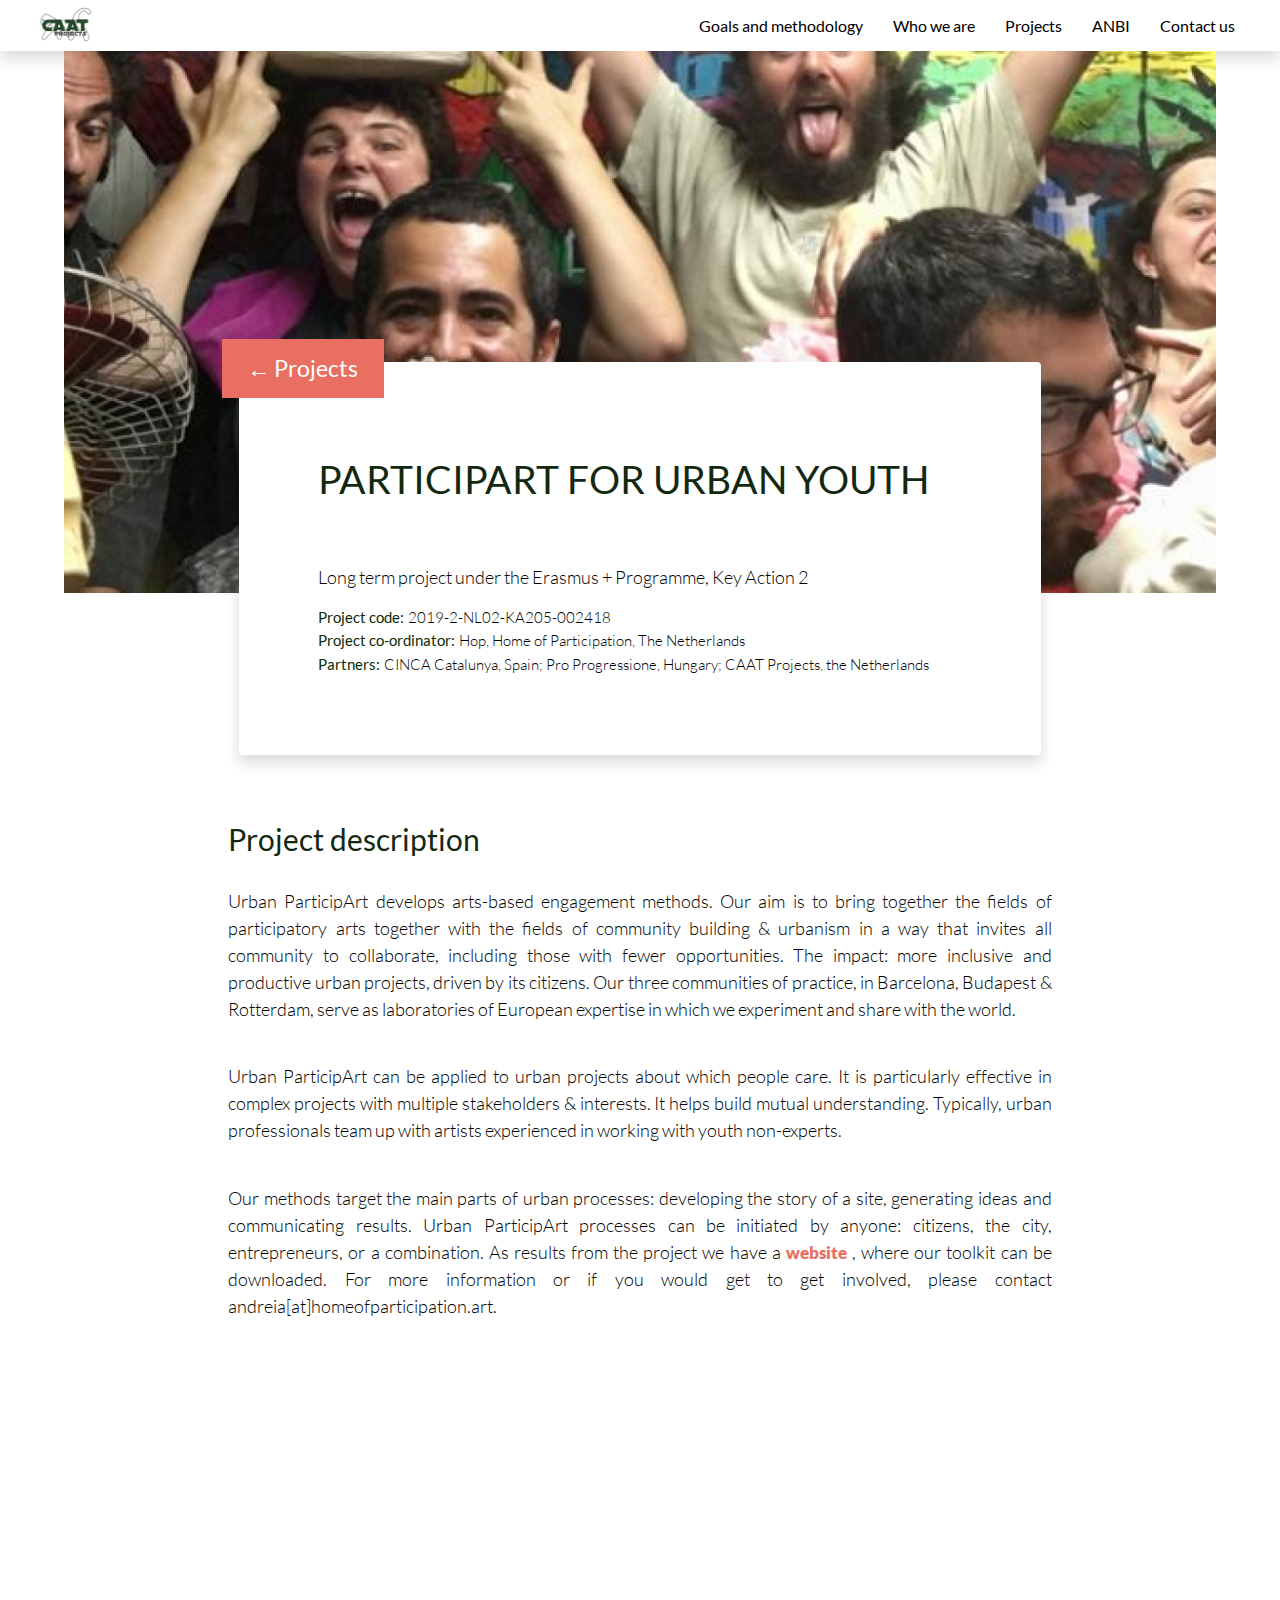
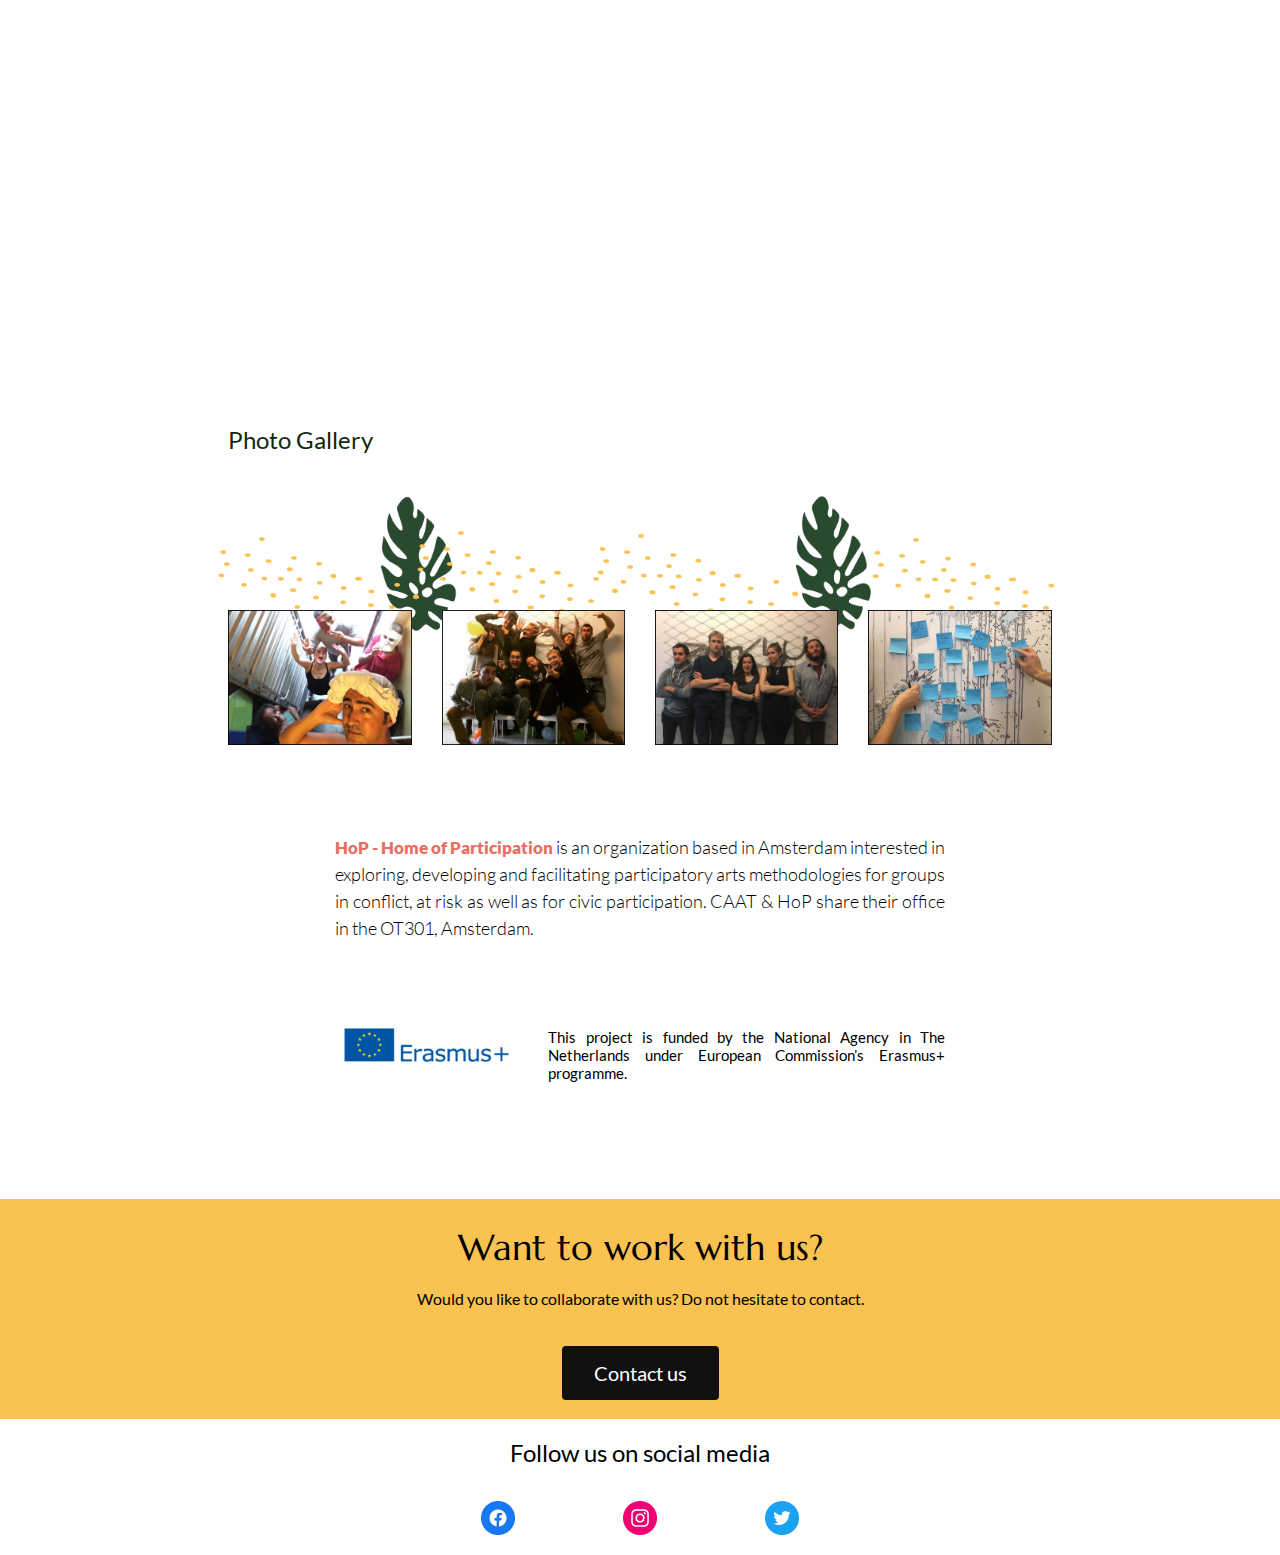
<file: participArt.html>
<!DOCTYPE html>
<html>
<head>
	<meta charset="UTF-8">
  	<meta name="viewport" content="width=device-width, initial-scale=1.0">
	  <link rel="icon" href="assets/images/favicon.ico">
	<title>CAAT - ParticipArt</title>

	<link rel="stylesheet" href="assets/styles/style.css">
  	<link rel="stylesheet" href="assets/styles/bootstrap.css">
</head>
<body>
	<div class="caat_navbar shadow">
		<div class="row remove_row_margin align-items-center " style="height: 100%">
			<div class="col-sm-2 nav_logo">
				<a href="index">
	    			<img src="assets/images/logo.png" alt="logo" class="img-fluid">
	  			</a>
			</div>
			<div class="col-sm-10">
				<div class="navbar justify-content-end">
					<ul class="nav">
						<li class="nav-item">
							<a class="nav-link" href="goals">Goals and methodology</a>
						</li>
						<li class="nav-item">
							<a class="nav-link" href="who-we-are">Who we are</a>
						</li>
						<li class="nav-item">
						    <a class="nav-link" href="projects">Projects</a>
						</li>
						<li class="nav-item">
						    <a class="nav-link" href="ANBI">ANBI</a>
						</li>
						<li class="nav-item">
						    <a class="nav-link" href="contact-us">Contact us </a>
				  		</li>
					</ul>
				</div>
			</div>
		</div>
	</div>
    <!------------------------------------------------------------------------------>

    <div class="container-fluid remove_padding">
		<div class="projectsPaticipArt_img1"></div>
    </div>

    <div class="container  projectstmp_paddingSides">
        <div class="projectstmp_card shadow p-3 bg-white rounded">
            <div class="prjectstmp_button">
                <button>
                    <a style="text-decoration: none;color: inherit" href="projects">&#8592; Projects</a>
                </button>
            </div>
            <div class="projectstmp_margin2">
                <div class="projectsCaucan_title">
                    <p>
                        PARTICIPART FOR URBAN YOUTH 
                    </p>
                </div>
                <div class="projectstmp_desc">
                    <p>
                        Long term project under the Erasmus + Programme, Key Action 2
                    </p>
                </div>
                <div>
                    <p class="projectstmp_infoTitle">Project code:</p> 
                    <p class="projectstmp_info">
                        2019-2-NL02-KA205-002418
                    </p>
                    <br>
                    <p class="projectstmp_infoTitle">Project co-ordinator:</p>
                    <p class="projectstmp_info">
                        Hop, Home of Participation, The Netherlands
                    </p>
                    <br>
                    <p class="projectstmp_infoTitle">Partners:</p>   
                    <p class="projectstmp_info"> 
                        CINCA Catalunya, Spain; Pro Progressione, Hungary; CAAT Projects, the
                        Netherlands
                    </p>
                </div>
            </div>
        </div>
    </div>

    <div class="container-fluid">
        <div class="row projectstmp_descTitle">
            <div class="col-sm-2"></div>
            <div class="col-sm-8 ">
                <p>Project description</p>
            </div>
        </div>
        <div class="row projectstmp_desc projectstmp_text">
            <div class="col-sm-2"></div>
            <div class="col-sm-8">
                <p>
                    Urban ParticipArt develops arts-based engagement methods. Our
                    aim is to bring together the fields of participatory arts together with
                    the fields of community building &amp; urbanism in a way that invites all
                    community to collaborate, including those with fewer opportunities.
                    The impact: more inclusive and productive urban projects, driven by
                    its citizens. Our three communities of practice, in Barcelona,
                    Budapest &amp; Rotterdam, serve as laboratories of European expertise
                    in which we experiment and share with the world.
                </p>
                <p>
                    Urban ParticipArt can be applied to urban projects about which
                    people care. It is particularly effective in complex projects with
                    multiple stakeholders &amp; interests. It helps build mutual
                    understanding. Typically, urban professionals team up with artists
                    experienced in working with youth non-experts.
                </p>
                <p>
                    Our methods target the main parts of urban processes: developing
                    the story of a site, generating ideas and communicating results.
                    Urban ParticipArt processes can be initiated by anyone: citizens,
                    the city, entrepreneurs, or a combination.
                    As results from the project we have a <a href="http://urbanparticipart.eu">website</a>
                    , where our toolkit can be
                    downloaded. For more information or if you would get to get
                    involved, please contact andreia[at]homeofparticipation.art.
                </p>
            </div>
        </div>
    </div>

    <div class="container-fluid">
        <div class="embeded-video d-flex justify-content-center">
            <embed src="https://www.youtube.com/embed/utvsAjerc3k" title="ParticipArt video"
            frameborder="0" allow="accelerometer; autoplay; clipboard-write; encrypted-media; gyroscope; picture-in-picture"></embed>
        </div>
    </div>
    

    <div class="container-fluid">
        <div class="row projectstmp_descTitle2">
            <div class="col-sm-2"></div>
            <div class="col-sm-8 ">
                <p>Photo Gallery</p>
            </div>
        </div>
        <div class="row projectstmp_galleryPad">
            <div class="col-sm-2"></div>
            <div class="col-sm-8 projectstmp_photoBackGorund"></div>
            <div class="col-sm-2"></div>
        </div>
        <div class="row d-flex flex-wrap align-items-center projectstmp_photo">
			<div class="col-sm-2"></div>
			<div class="col-sm-2"><img class="img-fluid" src="assets/images/participArt/participArt1.png"></div>
			<div class="col-sm-2"><img class="img-fluid" src="assets/images/participArt/participArt2.png"></div>
			<div class="col-sm-2"><img class="img-fluid" src="assets/images/participArt/participArt3.png"></div>
			<div class="col-sm-2"><img class="img-fluid" src="assets/images/participArt/participArt4.png"></div>
			<div class="col-sm-2"></div>
		</div>
    </div>

    <div class="container-fluid">
        <div class="row projectstmp_desc projectstmp_text projectstmp_padding4">
            <div class="col-sm-3"></div>
            <div class="col-sm-6">
                <p>
                    <a href="https://homeofparticipation.art">HoP - Home of Participation</a> is an organization based in Amsterdam interested in exploring,
                    developing and facilitating participatory arts methodologies for groups in conflict, at risk as
                    well as for civic participation. CAAT &amp; HoP share their office in the OT301, Amsterdam.
                </p>
            </div>
            <div class="col-sm-3"></div>
        </div>
    </div>

    <div class="container-fluid">
        <div class="row projectstmp_erasmus">
            <div class="col-sm-3"></div>
            <div class="col-sm-2">
                <img class="img-fluid" src="assets/images/logos/erasmus.png">
            </div>
            <div class="col-sm-4 projectstmp_text2 d-flex align-items-center">
                <p>
                    This project is funded by the National 
                    Agency in The Netherlands under European 
                    Commission’s Erasmus+ programme.
                </p>
            </div>
            <div class="col-sm-3"></div>
        </div>
    </div>

	<!-- ------------------------------footer---------------------------------------->
	<footer class="projects_paddingTop">
		<div class="container-fluid home_work home_margTop4" style="text-align: center;">
			<div class="home_title home_padTop">
				<p>
					Want to work with us?
				</p>
			</div>
			<div class="home_text home_padBot">
				<p>
					Would you like to collaborate with us? Do not hesitate to contact.
				</p>
			</div>
			<div class="footer_button home_padBot">
				<button>
					Contact us
				</button>
			</div>
		</div>

		<div class="container-fluid footer_ home_margTop5" style="text-align: center;">
			<div class="home_footerText">
				<p>
					Follow us on social media
				</p>
			</div>
			<div class="row home_padBot">
				<div class="col-sm-4"></div>
				<div class="col-sm-4">
					<div class="row home_margTop5">
						<div class="col-sm-4"><a href="https://facebook.com/caatprojects.eu"><img class="img-fluid" src="assets/images/fb.png"></a></div>
						<div class="col-sm-4"><a href="https://instagram.com/caatprojects"><img class="img-fluid" src="assets/images/insta.png"></a></div>
						<div class="col-sm-4"><a href="https://twitter.com/caatprojects"><img class="img-fluid" src="assets/images/twitter.png"></a></div>
					</div>
				</div>
				<div class="col-sm-4"></div>
			</div>
		</div>
	</footer>
</body>
</html>
</file>
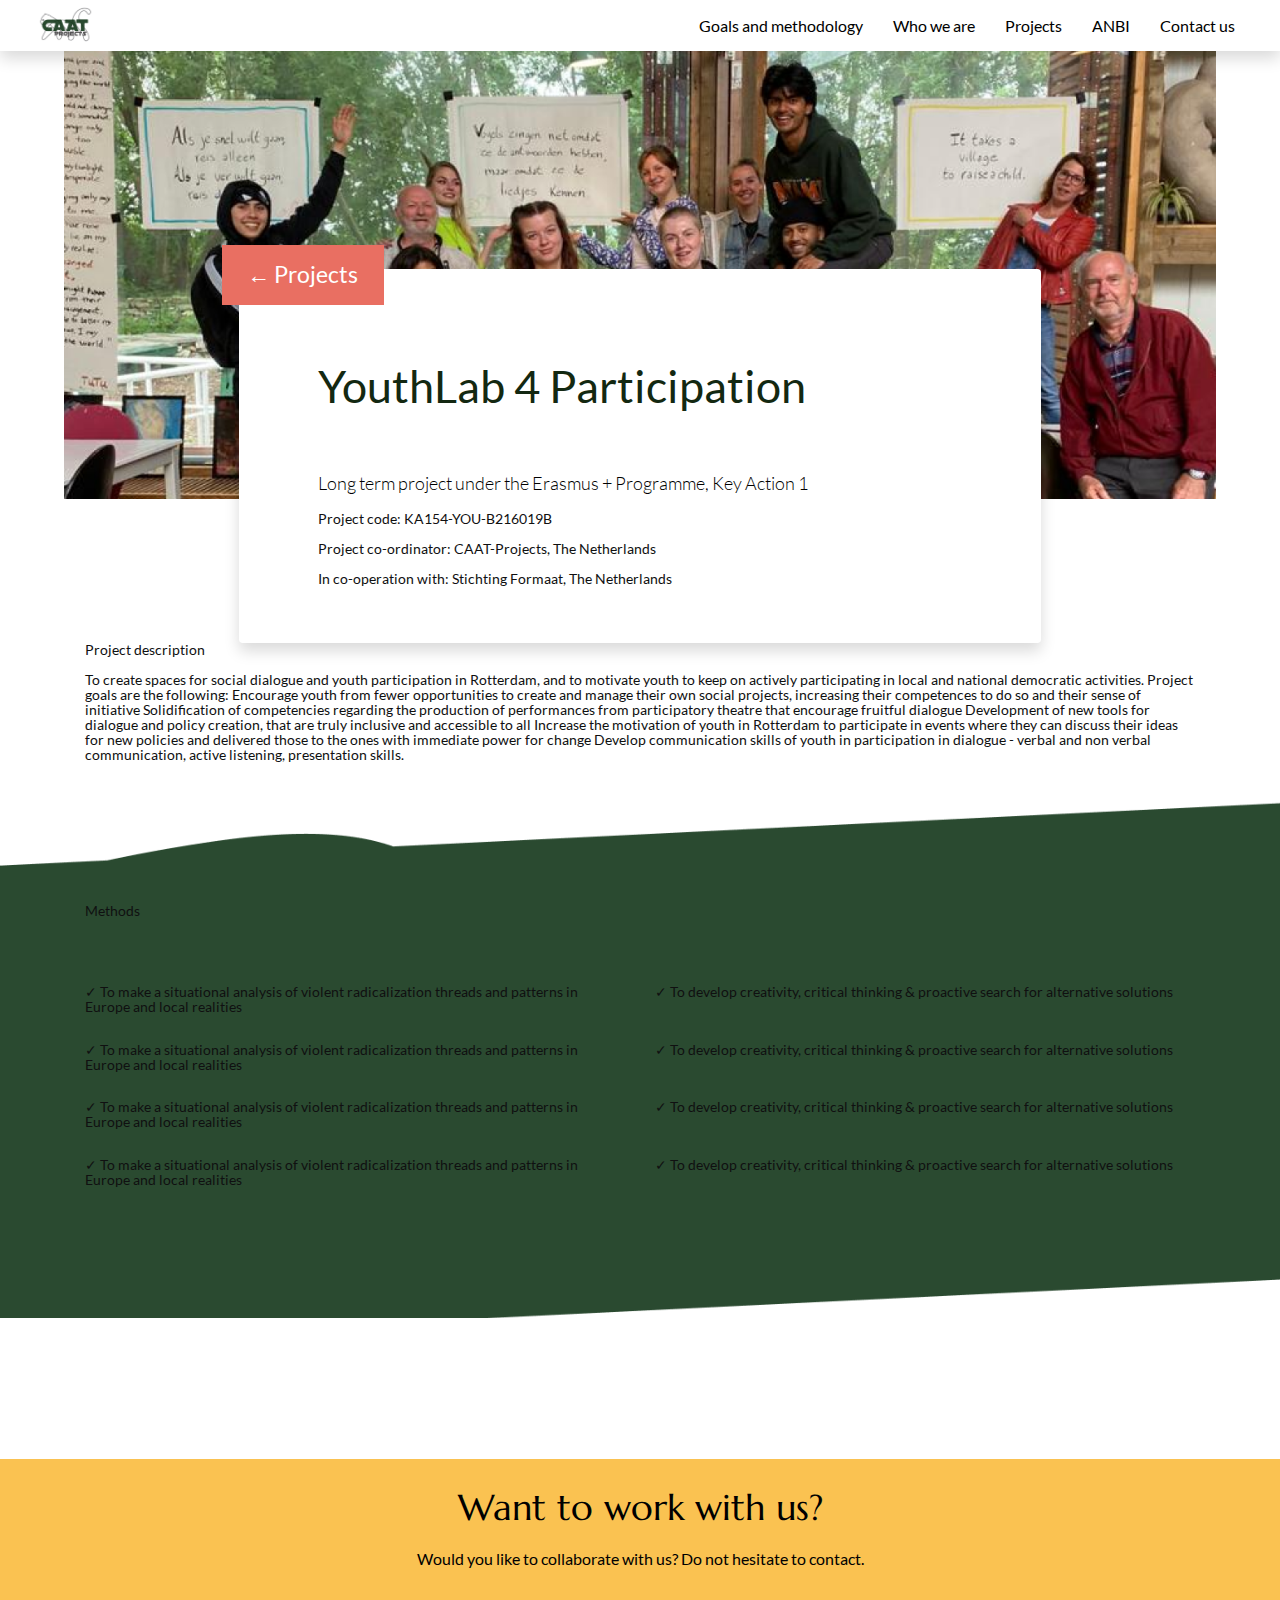
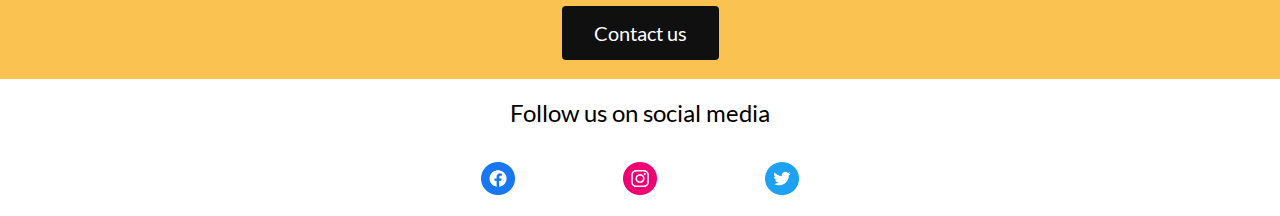
<file: project_template.html>
<!DOCTYPE html>
<html>
<head>
	<meta charset="UTF-8">
  	<meta name="viewport" content="width=device-width, initial-scale=1.0">
	  <link rel="icon" href="assets/images/favicon.ico">
	<title>CAAT PROJECTS</title>

	<link rel="stylesheet" href="assets/styles/style.css">
  	<link rel="stylesheet" href="assets/styles/bootstrap.css">
</head>
<body>
	<div class="caat_navbar shadow">
		<div class="row remove_row_margin align-items-center " style="height: 100%">
			<div class="col-sm-2 nav_logo">
				<a  href="index">
	    			<img src="assets/images/logo.png" alt="logo" class="img-fluid">
	  			</a>
			</div>
			<div class="col-sm-10">
				<div class="navbar justify-content-end">
					<ul class="nav">
						<li class="nav-item">
							<a class="nav-link" href="goals">Goals and methodology</a>
						</li>
						<li class="nav-item">
							<a class="nav-link" href="who-we-are">Who we are</a>
						</li>
						<li class="nav-item">
						    <a class="nav-link" href="projects">Projects</a>
						</li>
						<li class="nav-item">
						    <a class="nav-link" href="ANBI">ANBI</a>
						</li>
						<li class="nav-item">
						    <a class="nav-link" href="contact-us">Contact us </a>
				  		</li>
					</ul>
				</div>
			</div>
		</div>
	</div>
    <!------------------------------------------------------------------------------>

    <div class="container-fluid remove_padding">
		<div class="projectstmp_img1"></div>
    </div>

    <div class="container  projectstmp_paddingSides">
        <div class="projectstmp_card shadow p-3 bg-white rounded">
            <div class="prjectstmp_button">
                <button>
                    &#8592; Projects
                </button>
            </div>
            <div class="projectstmp_margin">
                <div class="projectstmp_title">
                    <p>YouthLab 4 Participation</p>
                </div>
                <div class="projectstmp_desc">
                    <p>Long term project under the Erasmus + Programme, Key Action 1</p>
                </div>
                <div class="projectstmp_info">
                    <p>Project code: KA154-YOU-B216019B </p>
                    <p>Project co-ordinator: CAAT-Projects, The Netherlands</p>
                    <p>In co-operation with: Stichting Formaat, The Netherlands</p>
                </div>
            </div>
        </div>
    </div>

    <div class="container">
        <div>
            <p>Project description</p>
        </div>
        <div>
            <p>
                To create spaces for social dialogue and youth participation in Rotterdam, 
                and to motivate youth to keep on actively participating in local and national 
                democratic activities. Project goals are the following: Encourage youth from fewer opportunities to 
                create and manage their own social projects, increasing their competences to do so and their sense of 
                initiative Solidification of competencies regarding the production of performances from participatory 
                theatre that encourage fruitful dialogue Development of new tools for dialogue and policy creation, 
                that are truly inclusive and accessible to all Increase the motivation of youth in Rotterdam to participate 
                in events where they can discuss their ideas for new policies and delivered those to the ones with immediate 
                power for change Develop communication skills of youth in participation in dialogue - verbal and non verbal 
                communication, active listening, presentation skills. 
            </p>
        </div>
    </div>

    <div class="container-fluid remove_padding projectstmp_img2">
		<div class="container projectstmp_marginTop">
            <div class="projectstmp_padding">
                <p>Methods</p>
            </div>
            <div class="projectstmp_padding2">
                <div class="row projectstmp_padding3">
                    <div class="col-sm-6">
                        <p>	&#x2713; To make a situational analysis of violent radicalization threads and patterns in Europe and local realities</p>
                    </div>
                    <div class="col-sm-6">
                        <p>	&#x2713; To develop creativity, critical thinking & proactive search for alternative solutions</p>
                    </div>
                </div>
                <div class="row projectstmp_padding3">
                    <div class="col-sm-6">
                        <p>	&#x2713; To make a situational analysis of violent radicalization threads and patterns in Europe and local realities</p>
                    </div>
                    <div class="col-sm-6">
                        <p>	&#x2713; To develop creativity, critical thinking & proactive search for alternative solutions</p>
                    </div>
                </div>
                <div class="row projectstmp_padding3">
                    <div class="col-sm-6">
                        <p>	&#x2713; To make a situational analysis of violent radicalization threads and patterns in Europe and local realities</p>
                    </div>
                    <div class="col-sm-6">
                        <p>	&#x2713; To develop creativity, critical thinking & proactive search for alternative solutions</p>
                    </div>
                </div>
                <div class="row projectstmp_padding3">
                    <div class="col-sm-6">
                        <p>	&#x2713; To make a situational analysis of violent radicalization threads and patterns in Europe and local realities</p>
                    </div>
                    <div class="col-sm-6">
                        <p>	&#x2713; To develop creativity, critical thinking & proactive search for alternative solutions</p>
                    </div>
                </div>
            </div>
            
        </div>
    </div>


	<!-- ------------------------------footer---------------------------------------->
	<footer class="projects_paddingTop">
		<div class="container-fluid home_work home_margTop4" style="text-align: center;">
			<div class="home_title home_padTop">
				<p>
					Want to work with us?
				</p>
			</div>
			<div class="home_text home_padBot">
				<p>
					Would you like to collaborate with us? Do not hesitate to contact.
				</p>
			</div>
			<div class="footer_button home_padBot">
				<button>
					Contact us
				</button>
			</div>
		</div>

		<div class="container-fluid footer_ home_margTop5" style="text-align: center;">
			<div class="home_footerText">
				<p>
					Follow us on social media
				</p>
			</div>
			<div class="row home_padBot">
				<div class="col-sm-4"></div>
				<div class="col-sm-4">
					<div class="row home_margTop5">
						<div class="col-sm-4"><a href="https://facebook.com/caatprojects.eu"><img class="img-fluid" src="assets/images/fb.png"></a></div>
						<div class="col-sm-4"><a href="https://instagram.com/caatprojects"><img class="img-fluid" src="assets/images/insta.png"></a></div>
						<div class="col-sm-4"><a href="https://twitter.com/caatprojects"><img class="img-fluid" src="assets/images/twitter.png"></a></div>
					</div>
				</div>
				<div class="col-sm-4"></div>
			</div>
		</div>
	</footer>
</body>
</html>
</file>
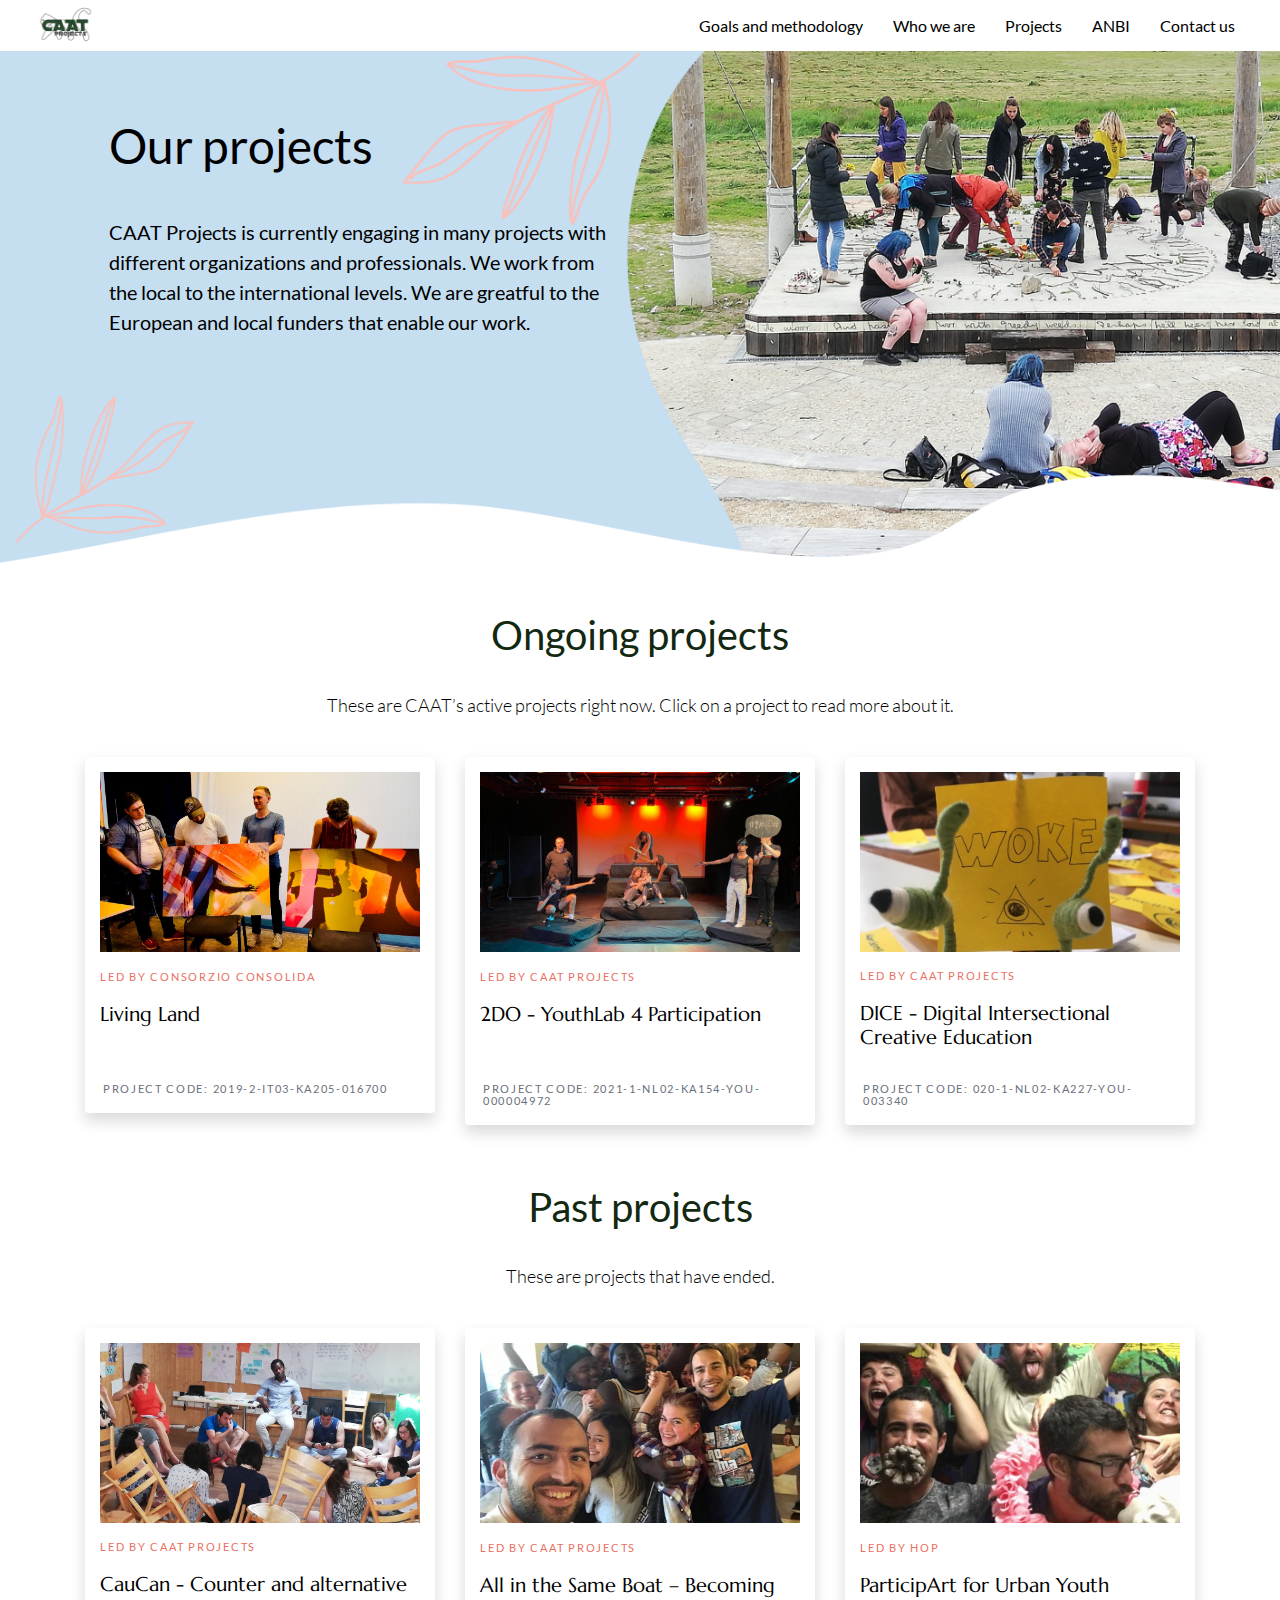
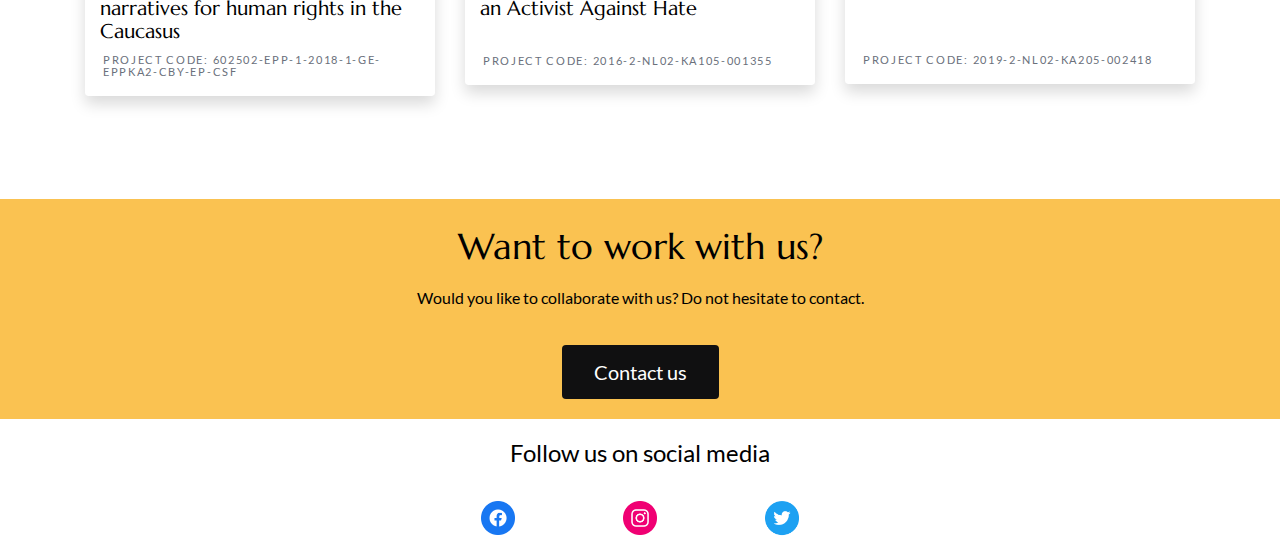
<file: projects.html>
<!DOCTYPE html>
<html>
<head>
	<meta charset="UTF-8">
  	<meta name="viewport" content="width=device-width, initial-scale=1.0">
	  <link rel="icon" href="assets/images/favicon.ico">
	<title>CAAT Projects</title>

	<link rel="stylesheet" href="assets/styles/style.css">
  	<link rel="stylesheet" href="assets/styles/bootstrap.css">
</head>
<body>
	<div class="caat_navbar">
		<div class="row remove_row_margin align-items-center " style="height: 100%">
			<div class="col-sm-2 nav_logo">
				<a  href="index">
	    			<img src="assets/images/logo.png" alt="logo" class="img-fluid">
	  			</a>
			</div>
			<div class="col-sm-10">
				<div class="navbar justify-content-end">
					<ul class="nav">
						<li class="nav-item">
							<a class="nav-link" href="goals">Goals and methodology</a>
						</li>
						<li class="nav-item">
							<a class="nav-link" href="who-we-are">Who we are</a>
						</li>
						<li class="nav-item">
						    <a class="nav-link" href="projects">Projects</a>
						</li>
						<li class="nav-item">
						    <a class="nav-link" href="ANBI">ANBI</a>
						</li>
						<li class="nav-item">
						    <a class="nav-link" href="contact-us">Contact us </a>
				  		</li>
					</ul>
				</div>
			</div>
		</div>
	</div>


    <div class="container-fluid remove_padding">
		<div class="projects_img1">
            <div class="row projects_paddingTop">
				<div class="col-sm-1"></div>
				<div class="col-sm-6 projects_topTitle"><p>Our projects</p></div>
            </div>
			<div class="row projects_paddingTop2">
				<div class="col-sm-1"></div>
				<div class="col-sm-5 projects_topText">
                    <p>
                        CAAT Projects is currently engaging in many projects with different organizations and professionals. 
                        We work from the local to the international levels. We are greatful to the European and local funders 
                        that enable our work. 
				    </p>
            </div>		
			</div>
        </div>
    </div>

	<div class="container-fluid">
		<div class="text-center projects_title">
			<p>Ongoing projects</p>
		</div>
		<div class="text-center projects_text">
			<p>These are CAAT’s active projects right now. Click on a project to read more about it.</p>
		</div>
	</div>

	<div class="container projects_paddingTop2">
		<div class="row">
			<div class="col-sm-4">
				<div class="shadow p-3 bg-white rounded projects_box">
					<a href="LivingLand"><img src="assets/images/livingLand/header.png" class="projects_img"></a>
					<div class="projects_org">
						<p>
							Led by Consorzio Consolida
						</p>
					</div>
					<div class="projects_ititle">
						<a href="LivingLand">
							Living Land
						</a>
					</div>
					<div class="projects_code">
						<p>
							Project code: 2019-2-IT03-KA205-016700
						</p>
					</div>
				</div>
			</div>
			<div class="col-sm-4">
				<div class="shadow p-3 bg-white rounded projects_box">
					<a href="youthLab"><img src="assets/images/youthLab/header.png" class="projects_img"></a>
					<div class="projects_org">
						<p>
							Led by CAAT Projects
						</p>
					</div>
					<div class="projects_ititle">
						<a href="youthLab">
							2DO - YouthLab 4 Participation
						</a>
					</div>
					<div class="projects_code">
						<p>
							Project code: 2021-1-NL02-KA154-YOU-000004972
						</p>
					</div>
				</div>
			</div>
			<div class="col-sm-4">
				<div class="shadow p-3 bg-white rounded projects_box">
					<a href="dice"><img src="assets/images/dice/header.png" class="projects_img"></a>
					<div class="projects_org">
						<p>
							Led by CAAT Projects
						</p>
					</div>
					<div class="projects_ititle">
						<a href="dice">
							DICE - Digital Intersectional Creative Education
						</a>
					</div>
					<div class="projects_code">
						<p>
							Project code: 020-1-NL02-KA227-YOU-003340
						</p>
					</div>
				</div>
			</div>
		</div>
	</div>

	<div class="container-fluid projects_paddingTop2">
		<div class="text-center projects_title">
			<p>Past projects</p>
		</div>
		<div class="text-center projects_text">
			<p>These are projects that have ended.</p>
		</div>
	</div>

	<div class="container projects_paddingTop2">
		<div class="row">
			<div class="col-sm-4">
				<div class="shadow p-3 bg-white rounded projects_box">
					<a href="Caucan"><img src="assets/images/caucan/projCaucan2.png" class="projects_img"></a>
					<div class="projects_org">
						<p>
							Led by CAAT Projects
						</p>
					</div>
					<div class="projects_ititle">
						<a href="Caucan">
							CauCan - Counter and alternative 
							narratives for human rights in the Caucasus
						</a>
					</div>
					<div class="projects_code">
						<p>
							Project code: 602502-EPP-1-2018-1-GE-EPPKA2-CBY-EP-CSF
						</p>
					</div>
				</div>
			</div>
			<div class="col-sm-4">
				<div class="shadow p-3 bg-white rounded projects_box">
					<a href="Allin"><img src="assets/images/allin/header.png" class="projects_img"></a>
					<div class="projects_org">
						<p>
							Led by CAAT Projects
						</p>
					</div>
					<div class="projects_ititle">
						<a href="Allin">
							All in the Same Boat – Becoming an Activist Against Hate
						</a>
					</div>
					<div class="projects_code">
						<p>
							Project code: 2016-2-NL02-KA105-001355
						</p>
					</div>
				</div>
			</div>
			<div class="col-sm-4">
				<div class="shadow p-3 bg-white rounded projects_box">
					<a href="participArt"><img src="assets/images/participArt/header.png" class="projects_img"></a>
					<div class="projects_org">
						<p>
							Led by Hop
						</p>
					</div>
					<div class="projects_ititle">
						<a href="participArt">
							ParticipArt  for Urban Youth 
						</a>
					</div>
					<div class="projects_code">
						<p>
							Project code: 2019-2-NL02-KA205-002418
						</p>
					</div>
				</div>
			</div>
		</div>
	</div>

	<!-- ------------------------------footer---------------------------------------->
	<footer class="projects_paddingTop">
		<div class="container-fluid home_work home_margTop4" style="text-align: center;">
			<div class="home_title home_padTop">
				<p>
					Want to work with us?
				</p>
			</div>
			<div class="home_text home_padBot">
				<p>
					Would you like to collaborate with us? Do not hesitate to contact.
				</p>
			</div>
			<div class="footer_button home_padBot">
				<button>
					Contact us
				</button>
			</div>
		</div>

		<div class="container-fluid footer_ home_margTop5" style="text-align: center;">
			<div class="home_footerText">
				<p>
					Follow us on social media
				</p>
			</div>
			<div class="row home_padBot">
				<div class="col-sm-4"></div>
				<div class="col-sm-4">
					<div class="row home_margTop5">
						<div class="col-sm-4"><a href="https://facebook.com/caatprojects.eu"><img class="img-fluid" src="assets/images/fb.png"></a></div>
						<div class="col-sm-4"><a href="https://instagram.com/caatprojects"><img class="img-fluid" src="assets/images/insta.png"></a></div>
						<div class="col-sm-4"><a href="https://twitter.com/caatprojects"><img class="img-fluid" src="assets/images/twitter.png"></a></div>
					</div>
				</div>
				<div class="col-sm-4"></div>
			</div>
		</div>
	</footer>
</body>
</html>
</file>
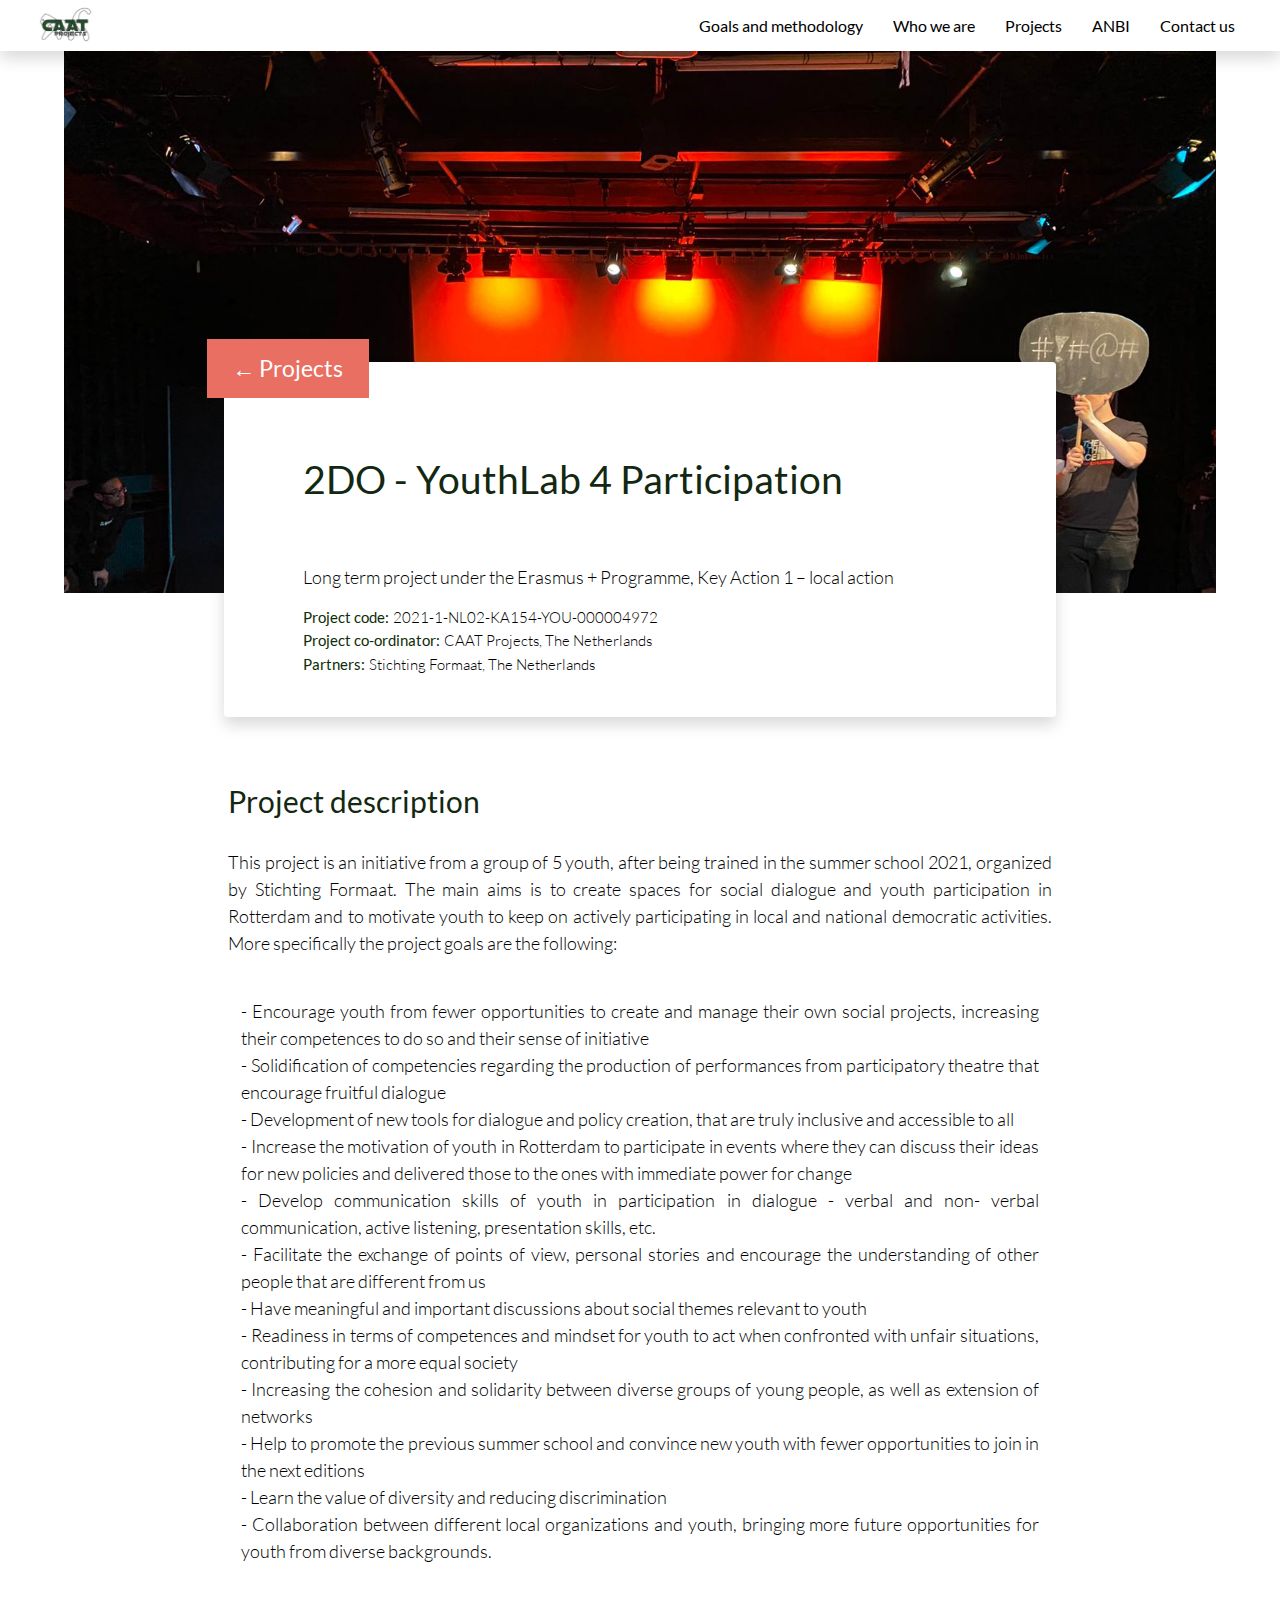
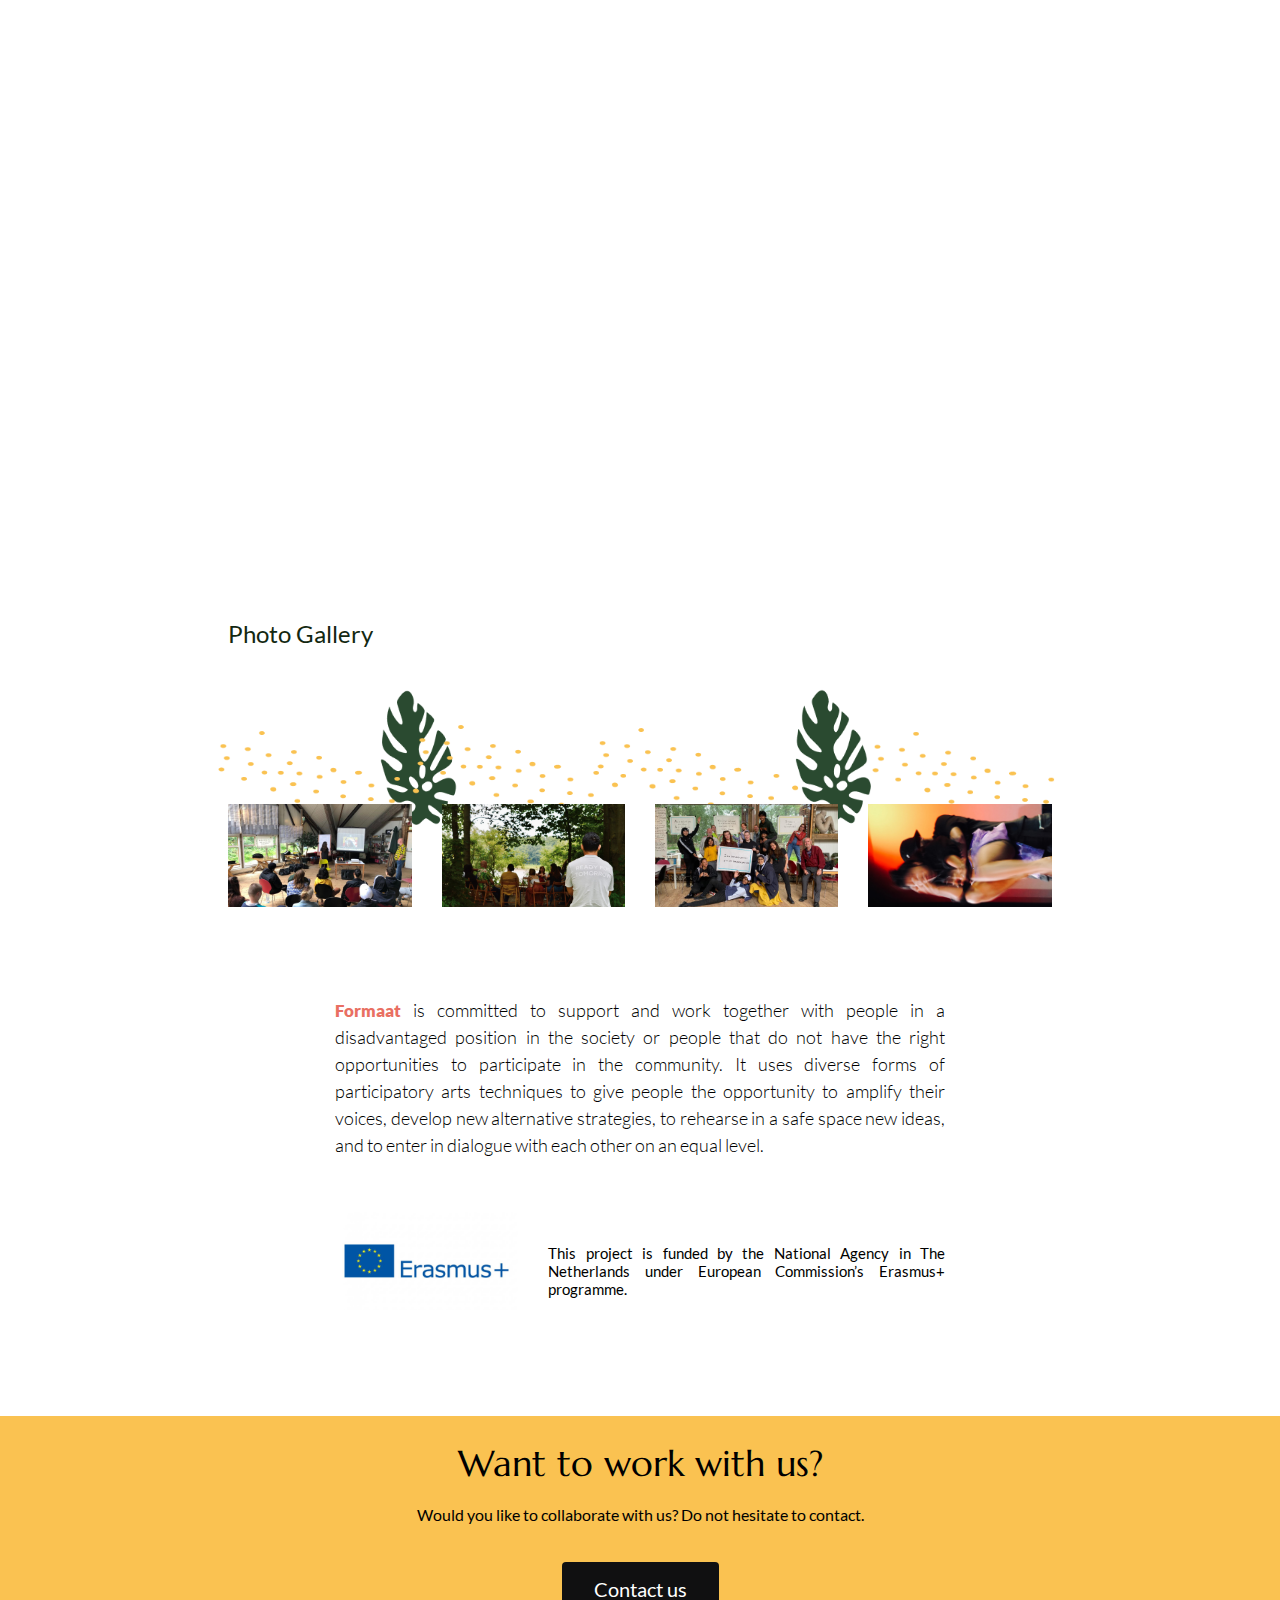
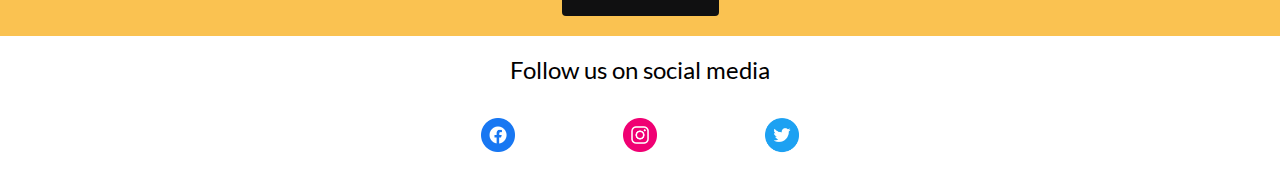
<file: youthLab.html>
<!DOCTYPE html>
<html>
<head>
	<meta charset="UTF-8">
  	<meta name="viewport" content="width=device-width, initial-scale=1.0">
	  <link rel="icon" href="assets/images/favicon.ico">
	<title>CAAT - YouthLab 4 Participation</title>

	<link rel="stylesheet" href="assets/styles/style.css">
  	<link rel="stylesheet" href="assets/styles/bootstrap.css">
</head>
<body>
	<div class="caat_navbar shadow">
		<div class="row remove_row_margin align-items-center " style="height: 100%">
			<div class="col-sm-2 nav_logo">
				<a  href="index">
	    			<img src="assets/images/logo.png" alt="logo" class="img-fluid">
	  			</a>
			</div>
			<div class="col-sm-10">
				<div class="navbar justify-content-end">
					<ul class="nav">
						<li class="nav-item">
							<a class="nav-link" href="goals">Goals and methodology</a>
						</li>
						<li class="nav-item">
							<a class="nav-link" href="who-we-are">Who we are</a>
						</li>
						<li class="nav-item">
						    <a class="nav-link" href="projects">Projects</a>
						</li>
						<li class="nav-item">
						    <a class="nav-link" href="ANBI">ANBI</a>
						</li>
						<li class="nav-item">
						    <a class="nav-link" href="contact-us">Contact us </a>
				  		</li>
					</ul>
				</div>
			</div>
		</div>
	</div>
    <!------------------------------------------------------------------------------>

    <div class="container-fluid remove_padding">
        <div class="projectsYouthLab_img1">    
    </div>

    <div class="projectstmp_paddingSides">
        <div class="projectstmp_card shadow p-3 bg-white rounded">
            <div class="prjectstmp_button">
                <button>
                    <a style="text-decoration: none;color: inherit" href="projects">&#8592; Projects</a>
                </button>
            </div>
            <div class="projectstmp_margin">
                <div class="projectsCaucan_title">
                    <p>
                        2DO - YouthLab 4 Participation
                    </p>
                </div>
                <div class="projectstmp_desc">
                    <p>
                        Long term project under the Erasmus + Programme, Key Action 1 – local action
                    </p>
                </div>
                <div>
                    <p class="projectstmp_infoTitle">Project code:</p> 
                    <p class="projectstmp_info">
                        2021-1-NL02-KA154-YOU-000004972
                    </p>
                    <br>
                    <p class="projectstmp_infoTitle">Project co-ordinator:</p>
                    <p class="projectstmp_info">
                        CAAT Projects, The Netherlands
                    </p>
                    <br>
                    <p class="projectstmp_infoTitle">Partners:</p>   
                    <p class="projectstmp_info"> 
                        Stichting Formaat, The Netherlands
                    </p>
                </div>
            </div>
        </div>
    </div>

    <div class="container-fluid">
        <div class="row projectstmp_descTitle">
            <div class="col-sm-2"></div>
            <div class="col-sm-8 ">
                <p>Project description</p>
            </div>
        </div>
        <div class="row projectstmp_desc">
            <div class="col-sm-2"></div>
            <div class="col-sm-8">
                <p>
                    This project is an initiative from a group of 5 youth, after being trained in the summer school
                    2021, organized by Stichting Formaat. The main aims is to create spaces for social dialogue
                    and youth participation in Rotterdam and to motivate youth to keep on actively participating
                    in local and national democratic activities. More specifically the project goals are the
                    following:
                </p>
                <p class="projectstmp_marginsDescText">
                    - Encourage youth from fewer opportunities to create and manage their own social
                    projects, increasing their competences to do so and their sense of initiative<br>
                    - Solidification of competencies regarding the production of performances from
                    participatory theatre that encourage fruitful dialogue<br>
                    - Development of new tools for dialogue and policy creation, that are truly inclusive
                    and accessible to all<br>
                    - Increase the motivation of youth in Rotterdam to participate in events where they
                    can discuss their ideas for new policies and delivered those to the ones with
                    immediate power for change<br>
                    - Develop communication skills of youth in participation in dialogue - verbal and non-
                    verbal communication, active listening, presentation skills, etc.<br>
                    - Facilitate the exchange of points of view, personal stories and encourage the
                    understanding of other people that are different from us<br>
                    - Have meaningful and important discussions about social themes relevant to youth<br>
                    - Readiness in terms of competences and mindset for youth to act when confronted
                    with unfair situations, contributing for a more equal society<br>
                    - Increasing the cohesion and solidarity between diverse groups of young people, as
                    well as extension of networks<br>
                    - Help to promote the previous summer school and convince new youth with fewer
                    opportunities to join in the next editions<br>
                    - Learn the value of diversity and reducing discrimination<br>
                    - Collaboration between different local organizations and youth, bringing more future
                    opportunities for youth from diverse backgrounds.
                </p>
            </div>
        </div>
    </div>

    <div class="container-fluid">
        <div class="embeded-video2 d-flex justify-content-center">
            <embed src="https://www.youtube.com/embed/QItdhDGNZwc" title="2DO - YouthLab 4 Participation"
            frameborder="0" allow="accelerometer; autoplay; clipboard-write; encrypted-media; gyroscope; picture-in-picture"></embed>
        </div>
    </div>

    <div class="container-fluid">
        <div class="row projectstmp_descTitle2">
            <div class="col-sm-2"></div>
            <div class="col-sm-8 ">
                <p>Photo Gallery</p>
            </div>
        </div>
        <div class="row projectstmp_galleryPad">
            <div class="col-sm-2"></div>
            <div class="col-sm-8 projectstmp_photoBackGorund"></div>
            <div class="col-sm-2"></div>
        </div>
        <div class="row d-flex flex-wrap align-items-center projectstmp_photo">
			<div class="col-sm-2"></div>
			<div class="col-sm-2"><img class="img-fluid" src="assets/images/youthLab/youth lab 1.png"></div>
			<div class="col-sm-2"><img class="img-fluid" src="assets/images/youthLab/youth lab 2.png"></div>
			<div class="col-sm-2"><img class="img-fluid" src="assets/images/youthLab/youth lab 3.png"></div>
			<div class="col-sm-2"><img class="img-fluid" src="assets/images/youthLab/youth lab 4.png"></div>
			<div class="col-sm-2"></div>
		</div>
    </div>

    <div class="container-fluid">
        <div class="row projectstmp_desc projectstmp_text projectstmp_padding4">
            <div class="col-sm-3"></div>
            <div class="col-sm-6">
                <p>
                    <a href="https://www.formaat.org">Formaat</a>  is committed to support and work together with people in a disadvantaged position
                    in the society or people that do not have the right opportunities to participate in the
                    community. It uses diverse forms of participatory arts techniques to give people the
                    opportunity to amplify their voices, develop new alternative strategies, to rehearse in a safe
                    space new ideas, and to enter in dialogue with each other on an equal level. 
                </p>
            </div>
            <div class="col-sm-3"></div>
        </div>
    </div>

    <div class="container-fluid">
        <div class="row projectstmp_erasmus">
            <div class="col-sm-3"></div>
            <div class="col-sm-2">
                <img class="img-fluid" src="assets/images/logos/erasmus.png">
            </div>
            <div class="col-sm-4 projectstmp_text2 d-flex align-items-center">
                <p>
                    This project is funded by the National 
                    Agency in The Netherlands under European 
                    Commission’s Erasmus+ programme.
                </p>
            </div>
            <div class="col-sm-3"></div>
        </div>
    </div>

	<!-- ------------------------------footer---------------------------------------->
	<footer class="projects_paddingTop">
		<div class="container-fluid home_work home_margTop4" style="text-align: center;">
			<div class="home_title home_padTop">
				<p>
					Want to work with us?
				</p>
			</div>
			<div class="home_text home_padBot">
				<p>
					Would you like to collaborate with us? Do not hesitate to contact.
				</p>
			</div>
			<div class="footer_button home_padBot">
				<button>
					Contact us
				</button>
			</div>
		</div>

		<div class="container-fluid footer_ home_margTop5" style="text-align: center;">
			<div class="home_footerText">
				<p>
					Follow us on social media
				</p>
			</div>
			<div class="row home_padBot">
				<div class="col-sm-4"></div>
				<div class="col-sm-4">
					<div class="row home_margTop5">
						<div class="col-sm-4"><a href="https://facebook.com/caatprojects.eu"><img class="img-fluid" src="assets/images/fb.png"></a></div>
						<div class="col-sm-4"><a href="https://instagram.com/caatprojects"><img class="img-fluid" src="assets/images/insta.png"></a></div>
						<div class="col-sm-4"><a href="https://twitter.com/caatprojects"><img class="img-fluid" src="assets/images/twitter.png"></a></div>
					</div>
				</div>
				<div class="col-sm-4"></div>
			</div>
		</div>
	</footer>
</body>
</html>
</file>
<file: assets/styles/style.css>
/*
1. FONTS -------------------------------------------------------------------------------------
*/
@font-face {
	font-family: Lato;
	src: url('fonts/lato-v15-latin-regular.ttf');
}

@font-face {
	font-family: Lato;
	src: url('fonts/lato-v15-latin-900.ttf');
	font-weight: bold;
}

@font-face {
	font-family: Lato;
	src: url('fonts/Lato-Light.ttf');
	font-weight: 300;
}

@font-face {
	font-family: Marcellus;
	src: url('fonts/Marcellus-Regular.ttf');
}


/*
2. CSS ---------------------------------------------------------------------------------------
*/
html {
	font-size: 18px;
}
@media (max-width: 1400px){
	html {
		font-size: 15px;
	}
}
@media (max-width: 1000px){
	html {
		font-size: 12px;
	}
}
@media (max-width: 800px){
	html {
		font-size: 10px;
	}
}
.caat_navbar a {
	font-family: Lato;
	font-style: normal;
	font-weight: normal;
	font-size: 20px;
	line-height: 19px;
	color: #000000;
}
.caat_navbar a:hover {
	color:#2A4A30;
	font-weight: bold;
}

.caat_navbar{
	height: 3vw;
}
.caat_navbar img {
	height: 3vw;
}

.nav_logo a {
	padding-left: 3vw;
}
@media (max-width: 1400px){
	.caat_navbar a {
		font-size: 16px;
		line-height: 18px;
	}
	.caat_navbar {
		height: 4vw;
	}
	.caat_navbar img {
		height: 4vw;	
	}
}
@media (max-width: 1000px){
	.caat_navbar a {
		font-size: 14px;
		line-height: 16px;
	}
	.caat_navbar {
		height: 6vw;
	}
	.caat_navbar img {
		height: 6vw;	
	}
}
@media (max-width: 800px){
	.caat_navbar a {
		font-size: 12px;
		line-height: 14px;
	}
	.caat_navbar {
		height: 7vw;
	}
	.caat_navbar img {
		height: 7vw;	
	}
}

.home_img1 {
	background: url('../images/home1.png');
	background-size: cover;
	width: 100%;
	height: 44.02vw; 
}

.home_img2 {
	background: url('../images/home2.png');
	background-size: cover;
	width: 100%;
	height: 29.93vw;
	margin: -7.5vw 0 0;
}

.remove_padding {
	padding-left: 0px !important;
	padding-right: 0px !important;
}
.remove_row_margin {
	margin-right: 0px !important;
}

.home_img1_title {
	padding: 14vw 0 2vw;
}
.home_img1_title p {
	font-family: Marcellus;
	font-style: normal;
	font-weight: normal;
	font-size: 72px;
	line-height: 80px;
	color: #101011;
}

.home_img1_text p {
	font-family: Lato;
	font-style: normal;
	font-weight: normal;
	font-size: 20px;
	line-height: 28px;
	color: #101011;
}

.home_img2_text p {
	padding: 10vw 0 0;
}
.home_img2_text p {
	font-family: Marcellus;
	font-style: normal;
	font-weight: normal;
	font-size: 42px;
	line-height: 56px;
	text-align: center;
	color: #FFFFFF;
}

.home_img3 {
	background: url('../images/home3.png');
	background-size: cover;
	width: 100%;
	height: 38.68vw;
	margin: -7.5vw 0 0;
}
@media (max-width: 1400px){
	.home_img1_title p {
		font-size: 52px;
		line-height: 60px;
	}
	.home_img1_text p {
		font-size: 16px;
		line-height: 24px;
	}
	.home_img2_text p {
		font-size: 30px;
		line-height: 40px;	
	}
}
@media (max-width: 1000px){
	.home_img1_title p {
		font-size: 42px;
		line-height: 50px;
	}
	.home_img1_text p {
		font-size: 12px;
		line-height: 20px;
	}
	.home_img2_text p {
		font-size: 20px;
		line-height: 30px;	
	}
}
@media (max-width: 800px){
	.home_img1_title p {
		font-size: 32px;
		line-height: 40px;
	}
	.home_img1_text p {
		font-size: 10px;
		line-height: 15px;
	}
	.home_img2_text p {
		font-size: 15px;
		line-height: 20px;	
	}
}

.home_img3_text {
	padding: 31vw 0 0;
}
.home_subtitle p {
	font-family: Lato;
	font-style: normal;
	font-weight: normal;
	font-size: 12px;
	line-height: 24px;
	letter-spacing: 0.16em;
	text-transform: uppercase;
	color: #101011;
}

.home_title p{
	font-family: Marcellus;
	font-style: normal;
	font-weight: normal;
	font-size: 42px;
	line-height: 53px;
	color: #000000;

}

.home_text p {
	font-family: Lato;
	font-style: normal;
	font-weight: normal;
	font-size: 18px;
	line-height: 29px;
	color: #000000;
}

.home_link a {
	font-family: Lato;
	font-style: normal;
	font-weight: bold;
	font-size: 20px;
	line-height: 24px;
	color: #E96F62;
}

.home_link a:hover {
	color: #ab5349;
	text-decoration: none;
}

.home_img5Pad {
	padding-top: 6vw;
}

@media (max-width: 1400px){
	.home_subtitle p {
		font-size: 10px;
		line-height: 20px;
	}
	.home_title p {
		font-size: 36px;
		line-height: 46px;
	}
	.home_text p {
		font-size: 16px;
		line-height: 26px;
	}
	.home_link a {
		font-size: 18px;
		line-height: 22px;
	}
	.home_img5Pad {
		padding-top: 2vw;
	}
}
@media (max-width: 1000px){
	.home_subtitle p {
		font-size: 8px;
		line-height: 16px;
	}
	.home_title p {
		font-size: 28px;
		line-height: 36px;
	}
	.home_text p {
		font-size: 12px;
		line-height: 18px;
	}
	.home_link a {
		font-size: 14px;
		line-height: 18px;
	}
	.home_img5Pad {
		padding-top: 1vw;
	}
}
@media (max-width: 800px){
	.home_subtitle p {
		font-size: 6px;
		line-height: 16px;
	}
	.home_title p {
		font-size: 20px;
		line-height: 28px;
	}
	.home_text p {
		font-size: 10px;
		line-height: 14px;
	}
	.home_link a {
		font-size: 12px;
		line-height: 16px;
	}
	.home_img5Pad {
		padding-top: 1vw;
	}
}

.home_margTop{
	margin: 18vw 0 0;
}
.home_margTop2{
	margin: 12vw 0 0;
}
.home_margTop3{
	margin: 9vw 0 0;
}
.home_margTop4{
	margin: 3vw 0 0;
}
.home_margTop5{
	margin: 1.5vw 0 0;
}
.home_padTop {
	padding-top: 2vw;
}
.home_padBot {
	padding-bottom: 1.5vw;
}

.img_responsive {
	max-width: 100%;
	height: auto;
}

.home_textMarg {
	margin: 2vw 0 0;
}

.home_img5{
	background: url('../images/home5.png');
	background-size: cover;
	width: 100%;
	height: 63.75vw;
}

.home_proj img {
	width: 100%
}

.home_projText {
	background-color: #FFFFFF;
	text-align: left;
	padding: 1vw 1.5vw 0.2vw 1.5vw;
}

.home_projOrg {
	height: 30px;
}
.home_projOrg p {
	font-family: Lato;
	font-style: normal;
	font-weight: normal;
	font-size: 11px;
	line-height: 24px;
	letter-spacing: 0.16em;
	text-transform: uppercase;
	color: #E96F62;
}
.home_projTitle {
	padding: 1vw 0 0;
	height: 60px;
}
.home_projTitle a {
	font-family: Marcellus;
	font-style: normal;
	font-weight: normal;
	font-size: 24px;
	line-height: 30px;
	color: #000000;
}
.home_projTitle a:hover {
	color: #ab5349;
	text-decoration: none;
}
.home_projCode{
	padding: 1.5vw 0 0;
	height: 70px;

}
.home_projCode p {
	font-family: Lato;
	font-style: normal;
	font-weight: normal;
	font-size: 11px;
	line-height: 24px;
	letter-spacing: 0.16em;
	text-transform: uppercase;
	color: #6A707B;
}

@media(max-width: 1400px){
	.home_projOrg {
		height: 25px;
	}
	.home_projOrg p {
		font-size: 10px;
		line-height: 16px;
	}
	.home_projTitle {
		padding: 0.5vw 0 0;
		height: 40px;
	}
	.home_projTitle a {
		font-size: 20px;
		line-height: 28px;
	}
	.home_projCode {
		height: 50px;
	}
	.home_projCode p {
		font-size: 8px;
		line-height: 14px;
	}
}
@media(max-width: 1000px){
	.home_projOrg {
		height: 20px;
	}
	.home_projOrg p {
		font-size: 8px;
		line-height: 14px;
	}
	.home_projTitle {
		padding: 1vw 0 0;
		height: 40px;
	}
	.home_projTitle a {
		font-size: 16px;
		line-height: 22px;
	}
	.home_projCode {
		height: 45px;
	}
	.home_projCode p {
		font-size: 6px;
		line-height: 12px;
	}
}
@media(max-width: 800px){
	.home_projOrg {
		height: 20px;
	}
	.home_projOrg p {
		font-size: 7px;
		line-height: 13px;
	}
	.home_projTitle {
		padding: 1vw 0 0;
		height: 30px;
	}
	.home_projTitle a {
		font-size: 14px;
		line-height: 22px;
	}
	.home_projCode {
		height: 35px;
	}
	.home_projCode p {
		font-size: 6px;
		line-height: 12px;
	}
}

.home_work{
	background-color: #FAC251;
}

.home_footerText p{
	font-family: Lato;
	font-style: normal;
	font-weight: normal;
	font-size: 24px;
	line-height: 29px;
	color: #000000;
}

.footer_ img {
	width:30%;
}
.footer_button button {
	background: #101011;
	border: none;
	border-radius: 4px;
	font-family: Lato;
	font-style: normal;
	font-weight: normal;
	font-size: 20px;
	line-height: 24px;
	color: #FFFFFF;
	padding: 15px 32px;
}

/* ----------goals and methodology ----------------------------------*/

.goals_img1 {
	background: url('../images/goals1.png');
	background-size: cover;
	width: 100%;
	height: 50.13vw;
}

.goals_img2 {
	background: url('../images/goals2.png');
	background-size: cover;
	width: 100%;
	height: 50.18vw;
}

.goals_padtop {
	padding: 9vw 0 0 0;
}

.goals_toptittle p {
	font-family: Marcellus;
	font-style: normal;
	font-weight: normal;
	font-size: 48px;
	line-height: 50px;
	color: #132811;
}

.goals_toptext p {
	font-family: Lato;
	font-style: normal;
	font-weight: normal;
	font-size: 18px;
	line-height: 30px;
	color: #000000;

	text-align: justify;
  	text-justify: inter-word;
}

@media(max-width: 1400px){
	.goals_toptittle p {
		font-size: 38px;
		line-height: 46px;
	}
	.goals_toptext p {
		font-size: 16px;
		line-height: 24px;
	}
}
@media(max-width: 1000px){
	.goals_toptittle p {
		font-size: 30px;
		line-height: 36px;
	}
	.goals_toptext p {
		font-size: 14px;
		line-height: 20px;
	}
}
@media(max-width: 800px){
	.goals_toptittle p {
		font-size: 28px;
		line-height: 36px;
	}
	.goals_toptext p {
		font-size: 13px;
		line-height: 18px;
	}
}

.goals_mainTitleMargin {
	margin: -8vw 0 0 0;
}

.goals_mainTextMargin {
	margin: 3vw 0 0 0;
}
.goals_mainTitle {
	font-family: 'Lato';
	font-style: normal;
	font-weight: 400;
	font-size: 42px;
	line-height: 53px;
	color: #132811;
}

.goals_title {
	font-family: 'Lato';
	font-weight: 600;
	font-size: 20px;
	line-height: 32px;
	color: #285424;
}

.goals_subtitle {
	font-family: 'Lato';
	font-style: normal;
	font-weight: 400;
	font-size: 24px;
	line-height: 36px;
	color: #132811;
}
.goals_text1 {
	font-family: 'Lato';
	font-style: normal;
	font-weight: 300;
	font-size: 16px;
	line-height: 26px;
	color: #000000;

	text-align: justify;
  	text-justify: inter-word;
}

.goals_text2 {
	font-family: 'Lato';
	font-style: normal;
	font-weight: 300;
	font-size: 14px;
	line-height: 26px;
	color: #000000;

	text-align: justify;
  	text-justify: inter-word;
}

@media(max-width: 1400px){
	.goals_mainTitle {
		font-size: 36px;
		line-height: 46px;
	}
	.goals_title {
		font-size: 18px;
		line-height: 30px;
	}
	.goals_subtitle {
		font-size: 22px;
		line-height: 28px;	
	}
	.goals_text1 {
		font-size: 14px;
		line-height: 22px;
	}
	.goals_text2 {
		font-size: 13px;
	line-height: 22px;
	}
}
@media(max-width: 1000px){
	.goals_mainTitle {
		font-size: 32px;
		line-height: 36px;
	}
	.goals_title {
		font-size: 16px;
		line-height: 26px;
	}
	.goals_subtitle {
		font-size: 20px;
		line-height: 22px;	
	}
	.goals_text1 {
		font-size: 13px;
		line-height: 18px;
	}
	.goals_text2 {
		font-size: 12px;
	line-height: 18px;
	}
}
@media(max-width: 800px){
	.goals_mainTitle {
		font-size: 26px;
		line-height: 30px;
	}
	.goals_title {
		font-size: 14px;
		line-height: 18px;
	}
	.goals_subtitle {
		font-size: 16px;
		line-height: 18px;	
	}
	.goals_text1 {
		font-size: 12px;
		line-height: 16px;
	}
	.goals_text2 {
		font-size: 11px;
	line-height: 16px;
	}
}

/* ----------Who we are ----------------------------------*/

.who_img1 {
	background: url('../images/who1.png');
	background-size: cover;
	width: 100%;
	height: 33.47vw;
}
.who_topText {
	padding: 10vw 45vw 0 15vw;
}
.who_topText  p {
	font-family: 'Lato';
	font-style: normal;
	font-weight: 400;
	font-size: 2.6rem;
	line-height: 3rem;
	color: #afb6ae;
}

.whoPaddingBot {
	padding-bottom: 3vw;
}
.whoPaddingBot2 {
	padding-bottom: 1vw;
}
.who_title {
	font-family: 'Lato';
	font-style: normal;
	font-weight: 400;
	font-size: 2.4rem;
	color: #173b14;
}

.who_name {
	font-family: 'Lato';
	font-style: normal;
	font-weight: 400;
	font-size: 28px;
	line-height: 36px;
	color: #285424;

	margin-bottom: 0vw;
}

.who_text{
	font-family: 'Lato';
	font-style: normal;
	font-weight: 300;
	font-size: 1rem;
	line-height: 1.3rem;
	color: #000000;
	text-align: justify;
}

.who_text2 {
	font-family: 'Lato';
	font-style: normal;
	font-weight: 300;
	font-size: 0.8rem;
	line-height: 2rem;
	color: #000000;
	text-align: justify;
}

.who_marginTop{
	margin-top: 4vw;
}
.who_marginBot {
	margin-bottom: 2vw;
}
.who_histText {
	font-family: 'Lato';
	font-style: normal;
	font-weight: 300;
	font-size: 1rem;
	line-height: 2rem;
	color: #000000;
	text-align: justify;
}
/* -------------------- contact us ---------------------------- */

.contact_img1 {
	background: url('../images/contact1.png');
	background-size: cover;
	width: 100%;
	height: 37.5vw;
}

.contact_img2 {
	background: url('../images/contact3.png');
	background-size: cover;
	width: 100%;
	height: 68.75vw;
}

.contact_paddingTop {
	padding-top: 11vw;;
}

.contact_topTitle p {
	font-family: 'Lato';
	font-style: normal;
	font-weight: 400;
	font-size: 2.6rem;
	line-height: 3rem;
	color: #000000;
}

.contact_topText p {
	font-family: 'Lato';
	font-style: normal;
	font-weight: 400;
	font-size: 1.1rem;
	line-height: 1.8rem;
	color: #000000;
}

.contact_form {
	padding: 11.3vw 12.5vw 1vw 14.5vw;
}

.contact_formPadTop {
	padding-top: 5vw;
}

.contact_marginTop {
	margin-top: -9vw;
}

.contact_removePadLeft {
	padding-left: 0px!important;
}

.contact_fromPadLeftRight {
	padding-left: 4vw;
	padding-right: 4vw;
}

.contact_formPadRight {
	padding-right: 3vw !important;
}
.contact_formPadRight2 {
	padding-right: 5vw !important;
}

.form-control {
	background-color: #d1d7d3!important;
}

.contact_formTitle p {
	font-family: 'Lato';
	font-style: normal;
	font-weight: 400;
	font-size: 2.3rem;
	line-height: 3rem;
	color: #101011;
}

.contact_formSubTitle p {
	font-family: 'Lato';
	font-style: normal;
	font-weight: 400;
	font-size: 1.1rem;
	line-height: 1.5rem;
	color: #000000;
}

.contact_formTitle2 label, p {
	font-family: 'Lato';
	font-style: normal;
	font-weight: 400;
	font-size: 0.9rem;
	line-height: 1rem;
	color: #101011;
}

.contact_btn {
	background-color: #88a287!important;
	padding: 1vw 2vw !important;
	color: #FFFFFF !important;
}

.contact_margin {
	margin-top: -5vw;
}
.contact_margin2 {
	margin-top: -7vw;
}
.contact_margin3 {
	margin-bottom: 3vw;
}
.contact_margin4 {
	margin-bottom: 2vw;
}

.contact_text p {
	font-family: 'Lato';
	font-style: normal;
	font-weight: 300;
	font-size: 1.1rem;
	line-height: 1.2rem;
	color: #000000;
}

.contact_text2 p {
	font-family: 'Lato';
	font-style: normal;
	font-weight: 300;
	font-size: 1rem;
	line-height: 0.5rem;
	color: #000000;
}

/* ----------------- ANBI --------------------------- */

.anbi_img1 {
	background: url('../images/ANBI1.png');
	background-size: cover;
	width: 100%;
	height: 41.3vw;
}

.anbi_paddingTop {
	padding-top: 11vw;;
}
.anbi_paddingTop2 {
	padding-top: 4vw;;
}

.anbi_topTitle p {
	font-family: 'Lato';
	font-style: normal;
	font-weight: 400;
	font-size: 48px;
	line-height: 61px;
	color: #000000;
}

.anbi_topText p {
	font-family: 'Lato';
	font-style: normal;
	font-weight: 400;
	font-size: 20px;
	line-height: 30px;
	color: #000000;
}

.anbi_title p {
	padding-top: 10vw;
	padding-bottom: 3vw;
	font-family: 'Lato';
	font-style: normal;
	font-weight: 400;
	font-size: 2.6rem;
	line-height: 3rem;
	color: #132811;
}

.anbi_text p {
	font-family: 'Lato';
	font-style: normal;
	font-weight: 300;
	font-size: 1.3rem;
	line-height: 1.5rem;
	color: #000000;
	text-align: justify;
}

.anbi_text2 p {
	margin-left: 2vw;
	margin-right: 2vw;
	font-family: 'Lato';
	font-style: normal;
	font-weight: 300;
	font-size: 1.2rem;
	line-height: 1.4rem;
	color: #000000;
	text-align: justify;
}


.anbi_subTitle p {
	font-family: 'Lato';
	font-style: normal;
	font-size: 2.4rem;
	line-height: 2.5rem;
	color: #132811;
	padding-top: 4vw;
}

.anbi_subTitle2 p {
	padding-top: 2vw;
	font-family: 'Lato';
	font-weight: bold;
	font-style: normal;
	font-size: 1.7rem;
	line-height: 2.4rem;
	color: #285424;
}

.anbi_paddingBot {
	padding-bottom: 15vw;
}

.anbi_link a {
	font-family: Lato;
    font-style: normal;
    font-weight: bold;
    font-size: 1rem;
    line-height: 1rem;
    color: #E96F62;
}

.anbi_link a:hover {
	color: #ab5349;
	text-decoration: none;
}

/* --------------------------- projects --------------------- */

.projects_img1 {
	background: url('../images/projects1.png');
	background-size: cover;
	width: 100%;
	height: 41.3vw;
}

.projects_paddingTop {
	padding-top: 5vw;;
}
.projects_paddingTop2 {
	padding-top: 2vw;;
}

.projects_topTitle p {
	font-family: 'Lato';
	font-style: normal;
	font-weight: 400;
	font-size: 48px;
	line-height: 61px;
	color: #000000;
}

.projects_topText p {
	font-family: 'Lato';
	font-style: normal;
	font-weight: 400;
	font-size: 20px;
	line-height: 30px;
	color: #000000;
}

.projects_title p {
	padding-top: 2vw;
	padding-bottom: 1vw;
	font-family: 'Lato';
	font-style: normal;
	font-weight: 400;
	font-size: 40px;
	line-height: 61px;
	color: #132811;
}

.projects_text p {
	font-family: 'Lato';
	font-style: normal;
	font-weight: 300;
	font-size: 18px;
	line-height: 22px;
	color: #000000;
	
}

.projects_box {
	padding: 3rem 3rem 0 3rem;
}

.projects_img {
	background-size: cover;
	width: 100%;
	
}

.projects_org {
	padding-top: 1vw;
}
.projects_org p {
	font-family: Lato;
	font-style: normal;
	font-weight: normal;
	font-size: 11px;
	line-height: 24px;
	letter-spacing: 0.16em;
	text-transform: uppercase;
	color: #E96F62;
}
.projects_ititle {
	height: 5vw;
}
.projects_ititle a {
	font-family: Marcellus;
	font-style: normal;
	font-weight: normal;
	font-size: 1.3rem;
	line-height: 1.4rem;
	color: #000000;
	height: 10vw;
}

.projects_ititle a:hover{
	color: #2A4A30;
	text-decoration: none;
}

.projects_code {
	padding-top: 1vw;
}
.projects_code p {
	font-family: Lato;
	font-size: 0.7rem;
	line-height: 0.8rem;
	letter-spacing: 0.16em;
	text-transform: uppercase;
	color: #6A707B;
	bottom:0;
	margin: 0.2rem;
}


/* --------------------- individual projects ----------------------*/

.projectstmp_img1 {
	background: url('../images/projectstmp1.png');
	background-size: cover;
	width: 90%;
	height: 35vw;
	margin-left: 5%;
}

.projectstmp_paddingSides{
	width: 65vw !important;
	margin-left: 17.5%;
}

.projectstmp_card {
	margin-top: -18vw;
	background-color: #FFFFFF;
}

.prjectstmp_button {
	margin-top: -3vw !important;
	margin-left: -2.5vw !important;
}

.prjectstmp_button button {
	background-color: #E96F62;
	color: #FFFFFF;
	border: none;
	padding: 1vw 2vw;
	font-family: Lato;
	font-style: normal;
	font-weight: normal;
	font-size: 1.5rem;
	
}
.projectstmp_margin {
	margin-left: 5vw;
	margin-right: 5vw;
	padding-bottom: 2vw;
}
.projectstmp_margin2 {
	margin-left: 5vw;
	margin-right: 5vw;
	padding-bottom: 5vw;
}
.projectstmp_title p {
	padding-top: 4vw;
	padding-bottom: 1vw;
	font-family: 'Lato';
	font-style: normal;
	font-weight: 400;
	font-size: 3rem;
	line-height: 61px;
	color: #132811;
}

.projectstmp_infoTitle {
	color: #0e2c08;
	font-family: 'Lato';
	font-size: 1rem;
	line-height: 22px;
	display: inline;
}

.projectstmp_info {
	font-family: 'Lato';
	font-style: normal;
	font-weight: 300;
	font-size: 1rem;
	line-height: 22px;
	color: #000000;
	display: inline;
}

.projectstmp_descTitle {
	padding-top: 6vw;
}
.projectstmp_descTitle2 {
	padding-top: 3vw;
}
.projectstmp_descTitle  p {
	font-family: 'Lato';
	font-style: normal;
	font-size: 2rem;
	color: #132811;
}

.projectstmp_descTitle2  p {
	font-family: 'Lato';
	font-style: normal;
	font-size: 1.6rem;
	line-height: 1.9rem;
	color: #132811;
}
.projectstmp_desc p {
	padding-top: 2vw;
	font-family: 'Lato';
	font-style: normal;
	font-size: 1.2rem;
	line-height: 1.8rem;
	color: #000000;
	text-align: justify;
	font-weight: 300;

}
.projectstmp_desc2 p {
	font-family: 'Lato';
	font-style: normal;
	font-size: 1.2rem;
	line-height: 1.8rem;
	color: #000000;
	text-align: justify;
	font-weight: 300;

}
.projectstmp_descSubTitle {
	padding-top: 2vw;
	font-family: 'Lato';
	font-style: normal;
	font-size: 1.4rem;
	line-height: 1.8rem;
	color: #132811;
	text-align: justify;
	

}
.projectstmp_descTitle2 a {
	font-family: Lato;
    font-style: normal;
    font-weight: bold;
    font-size: 1.6rem;
    line-height: 1.9rem;
    color: #E96F62;
}

.projectstmp_descTitle2 a:hover {
	color: #ab5349;
	text-decoration: none;
}


.projectstmp_img2 {
	background: url('../images/projectstmp2.png');
	background-size: cover;
	width: 100%;
}

.projectstmp_marginTop {
	margin: 3vw;
}

.projectstmp_objTitle p {
	font-family: 'Lato';
	font-style: normal;
	font-size: 2rem;
	line-height: 2.2rem;
	color: #FFFFFF;
}

.projectstmp_objTitle2 p {
	font-family: 'Lato';
	font-style: normal;
	font-size: 1.3rem;
	line-height: 2.7rem;
	color: #FFFFFF;
}
.projectstmp_obj p {
	font-family: 'Lato';
	font-style: normal;
	font-size: 1.1rem;
	line-height: 1.5rem;
	color: #FFFFFF;
	font-weight: 300;
}

.projectstmp_padding {
	padding: 8vw 0 0 0;
}

.projectstmp_padding2 {
	padding: 3vw 0 9vw 0;
}

.projectstmp_padding3 {
	padding: 1vw 0 0 0;
}

.projectstmp_padding4 {
	padding: 5vw 0 0 0;
}

.projectstmp_padding5 {
	padding-bottom: 8vw;
}

.projectstmp_photo {
	margin-top: -2vw;
}

.projectstmp_photoBackGorund {
	background: url('../images/projectstmp3.png');
	background-size: cover;
	width: 100%;
	height: 11vw;
}

.projectstmp_galleryPad {
	padding-top: 2vw;
}

.projectstmp_text a {
	font-family: Lato;
    font-style: normal;
    font-weight: bold;
    font-size: 1.1rem;
    line-height: 1.1rem;
    color: #E96F62;
}

.projectstmp_text a:hover {
	color: #ab5349;
	text-decoration: none;
}

.projectstmp_text2 {
	margin-top: 2.5vw;
}
.projectstmp_text2 p {
	font-family: 'Lato';
	font-size: 1rem;
	line-height: 1.2rem;
	text-align: justify;
	color: #000000;
}

.projectstmp_erasmus {
	padding-top: 3vw;
}

.embeded-video embed {
    height: 39vw;
    width: 70vw;
}
.embeded-video2 embed {
    height: 39vw;
    width: 70vw;
}

.embeded-video {
	padding: 7vw 0 5vw 0;
}
.embeded-video2 {
	padding: 3vw 0 5vw 0;
}

/* ----- caucan ----*/

.projectsCaucan_img1 {
	background: url('../images/caucan/projCaucan.png');
	background-size: cover;
	width: 90%;
	height: 42.3vw;
	margin-left: 5%;
}

.projectsCaucan_title p {
	padding-top: 4vw;
	padding-bottom: 1vw;
	font-family: 'Lato';
	font-style: normal;
	font-weight: 400;
	font-size: 2.6rem;
	line-height: 61px;
	color: #132811;
}

/* ------ ParticipArt---------- */

.projectsPaticipArt_img1 {
	background: url('../images/participArt/projParticipArt.png');
	background-size: cover;
	width: 90%;
	height: 42.3vw;
	margin-left: 5%;
}


/*----- All in same boat -------*/

.projectsAllin_img1 {
	background: url('../images/allin/projAllin.png');
	background-size: cover;
	width: 90%;
	height: 42.3vw;
	margin-left: 5%;
}


/*-------- Living Land --------*/
.projectsLivingLand_img1 {
	background: url('../images/livingLand/projLivingLand.png');
	background-size: cover;
	width: 90%;
	height: 42.3vw;
	margin-left: 5%;
}

/* -------- YouthLab --------------*/
.projectsYouthLab_img1 {
	background: url('../images/youthLab/projYouthLab.png');
	background-size: cover;
	width: 90%;
	height: 42.3vw;
	margin-left: 5%;
}

.projectstmp_marginsDescText {
	margin-left: 1vw;
	margin-right: 1vw;
}

/* -------- DICE---------*/
.projectsDice_img1 {
	background: url('../images/dice/projDice.png');
	background-size: cover;
	width: 90%;
	height: 42.3vw;
	margin-left: 5%;
}
</file>
